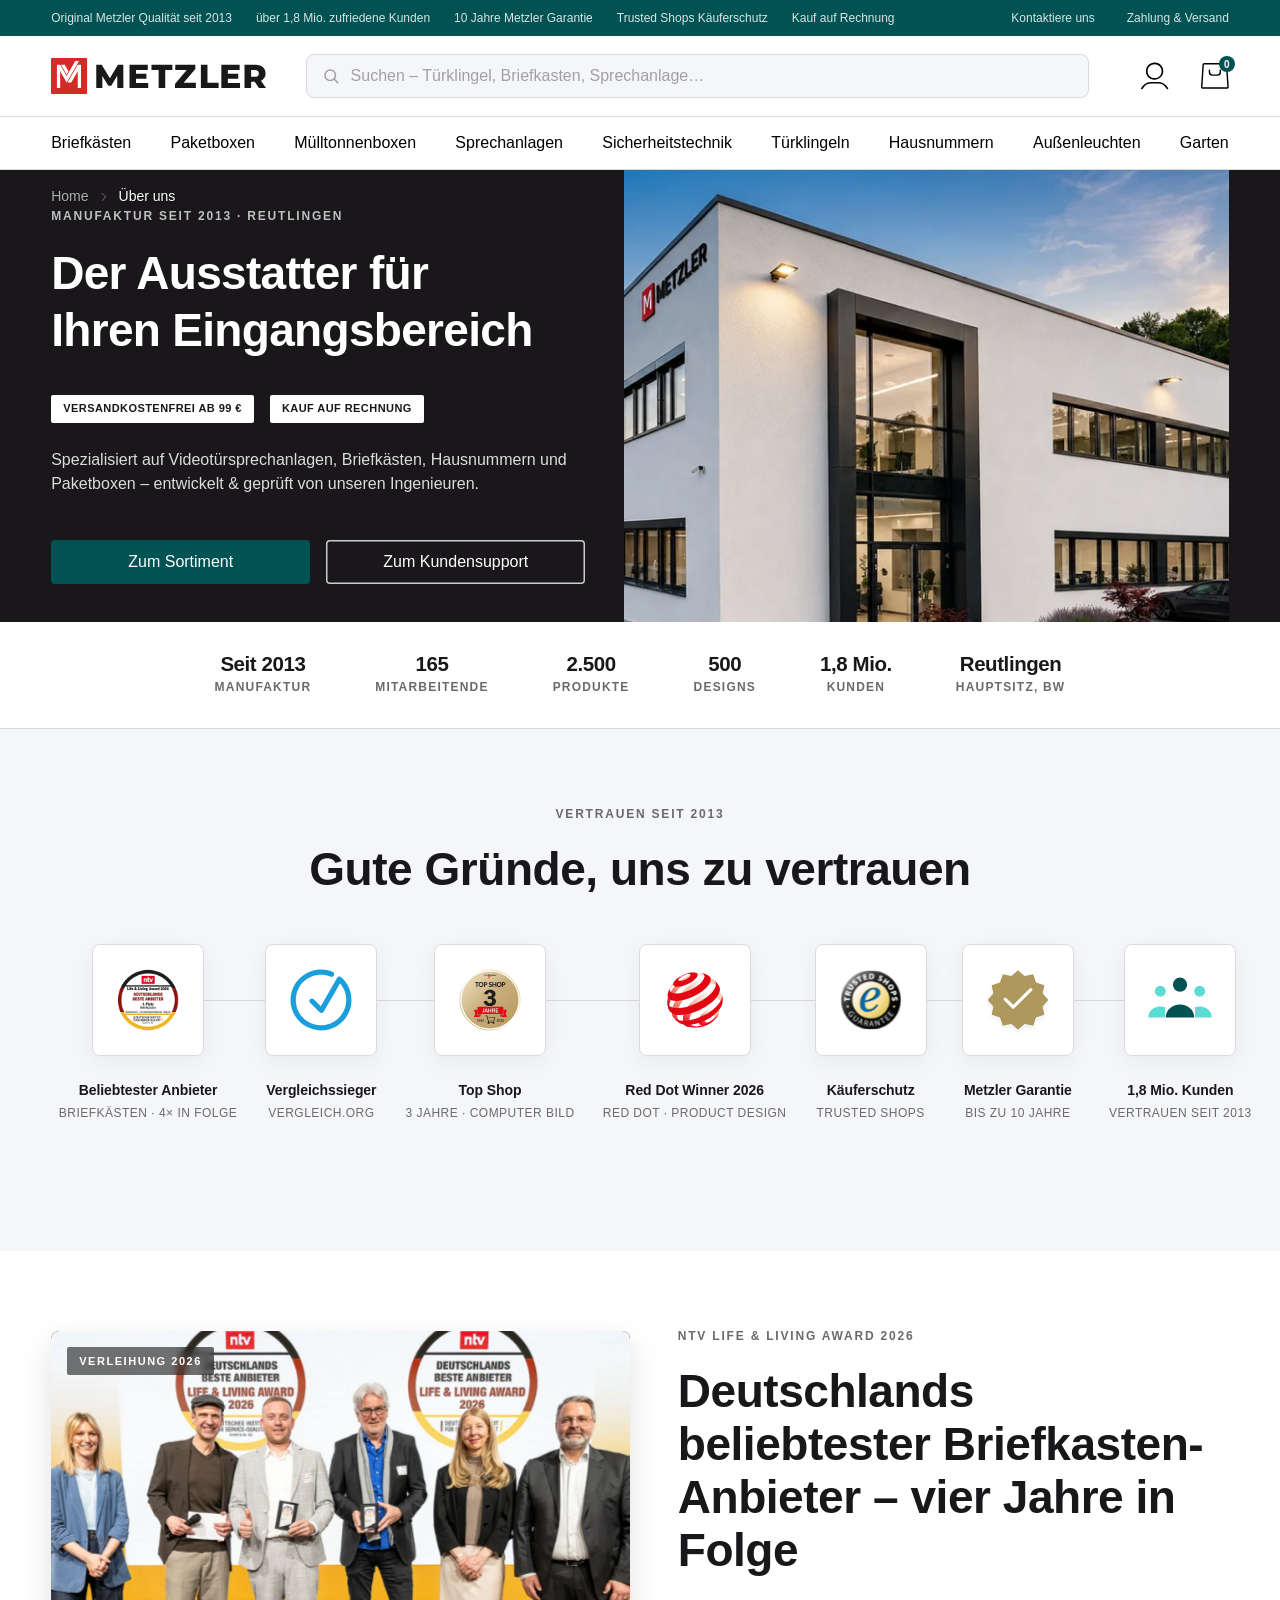
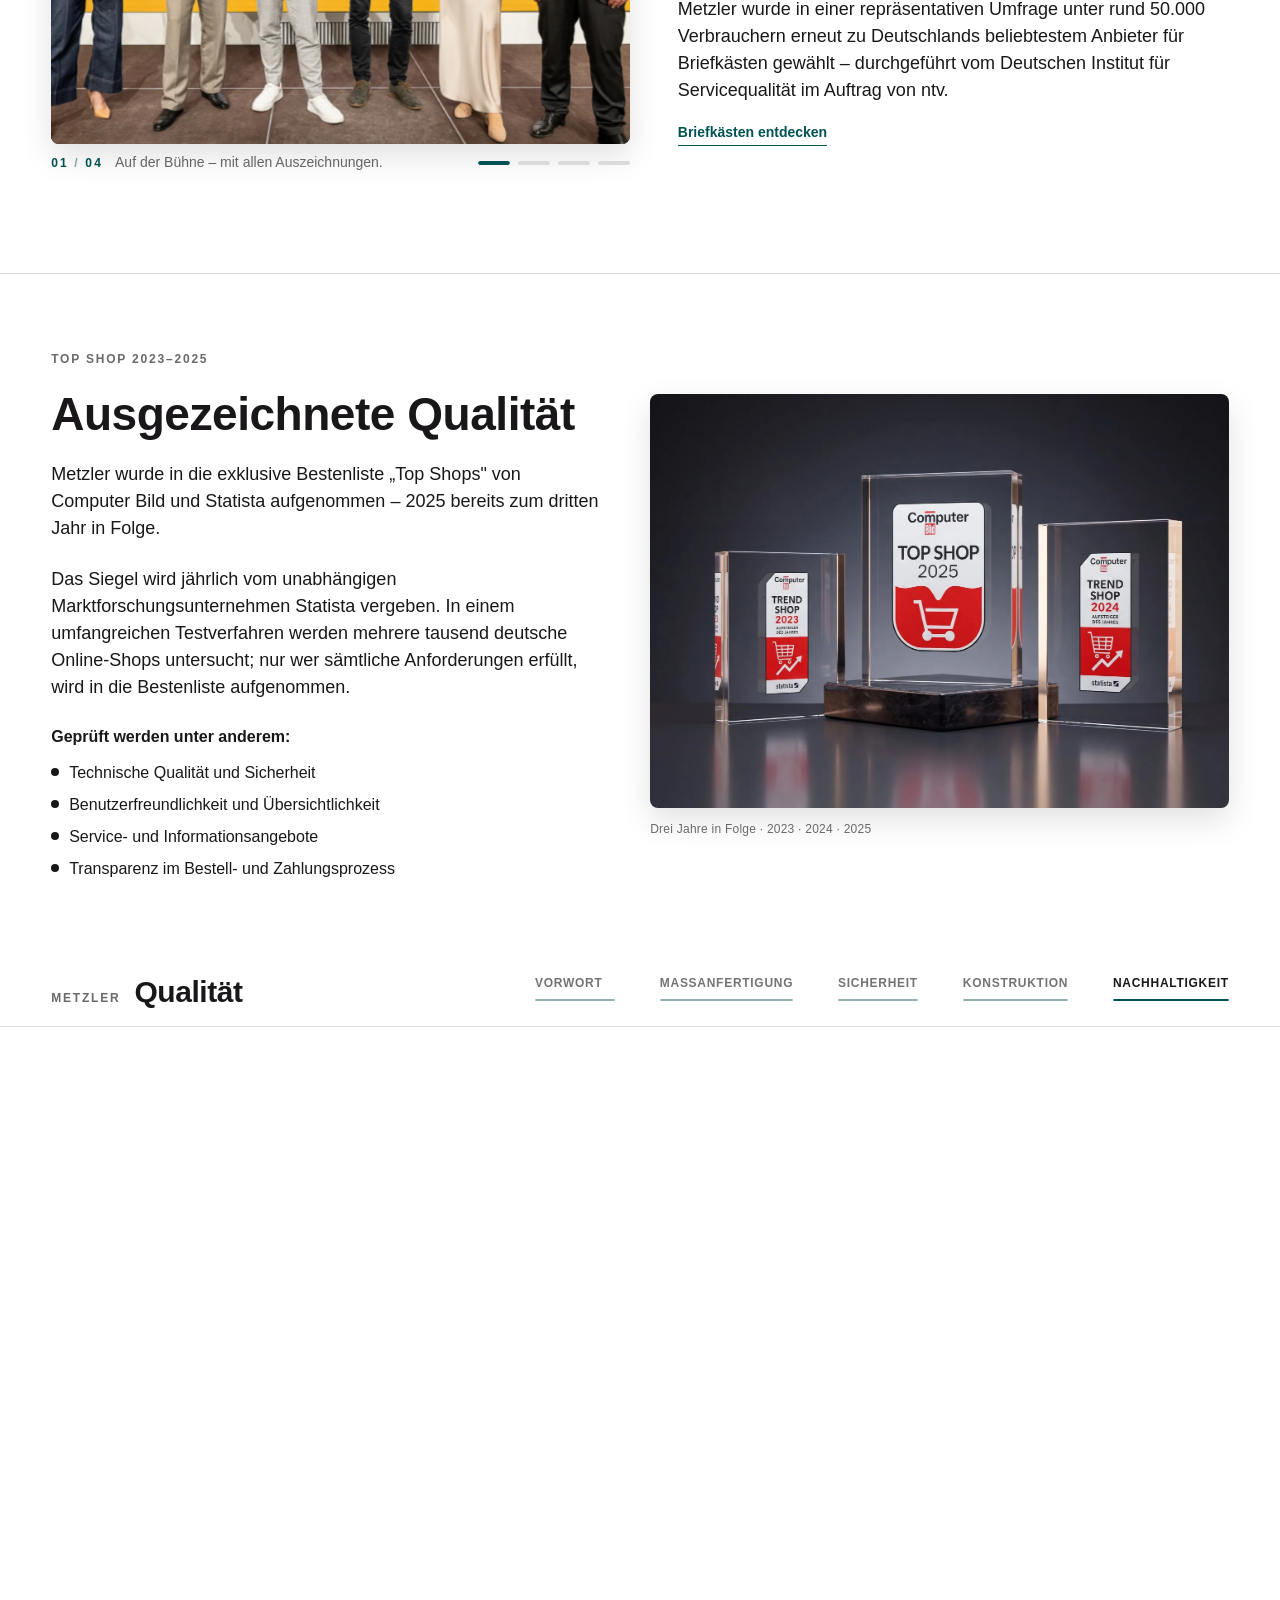
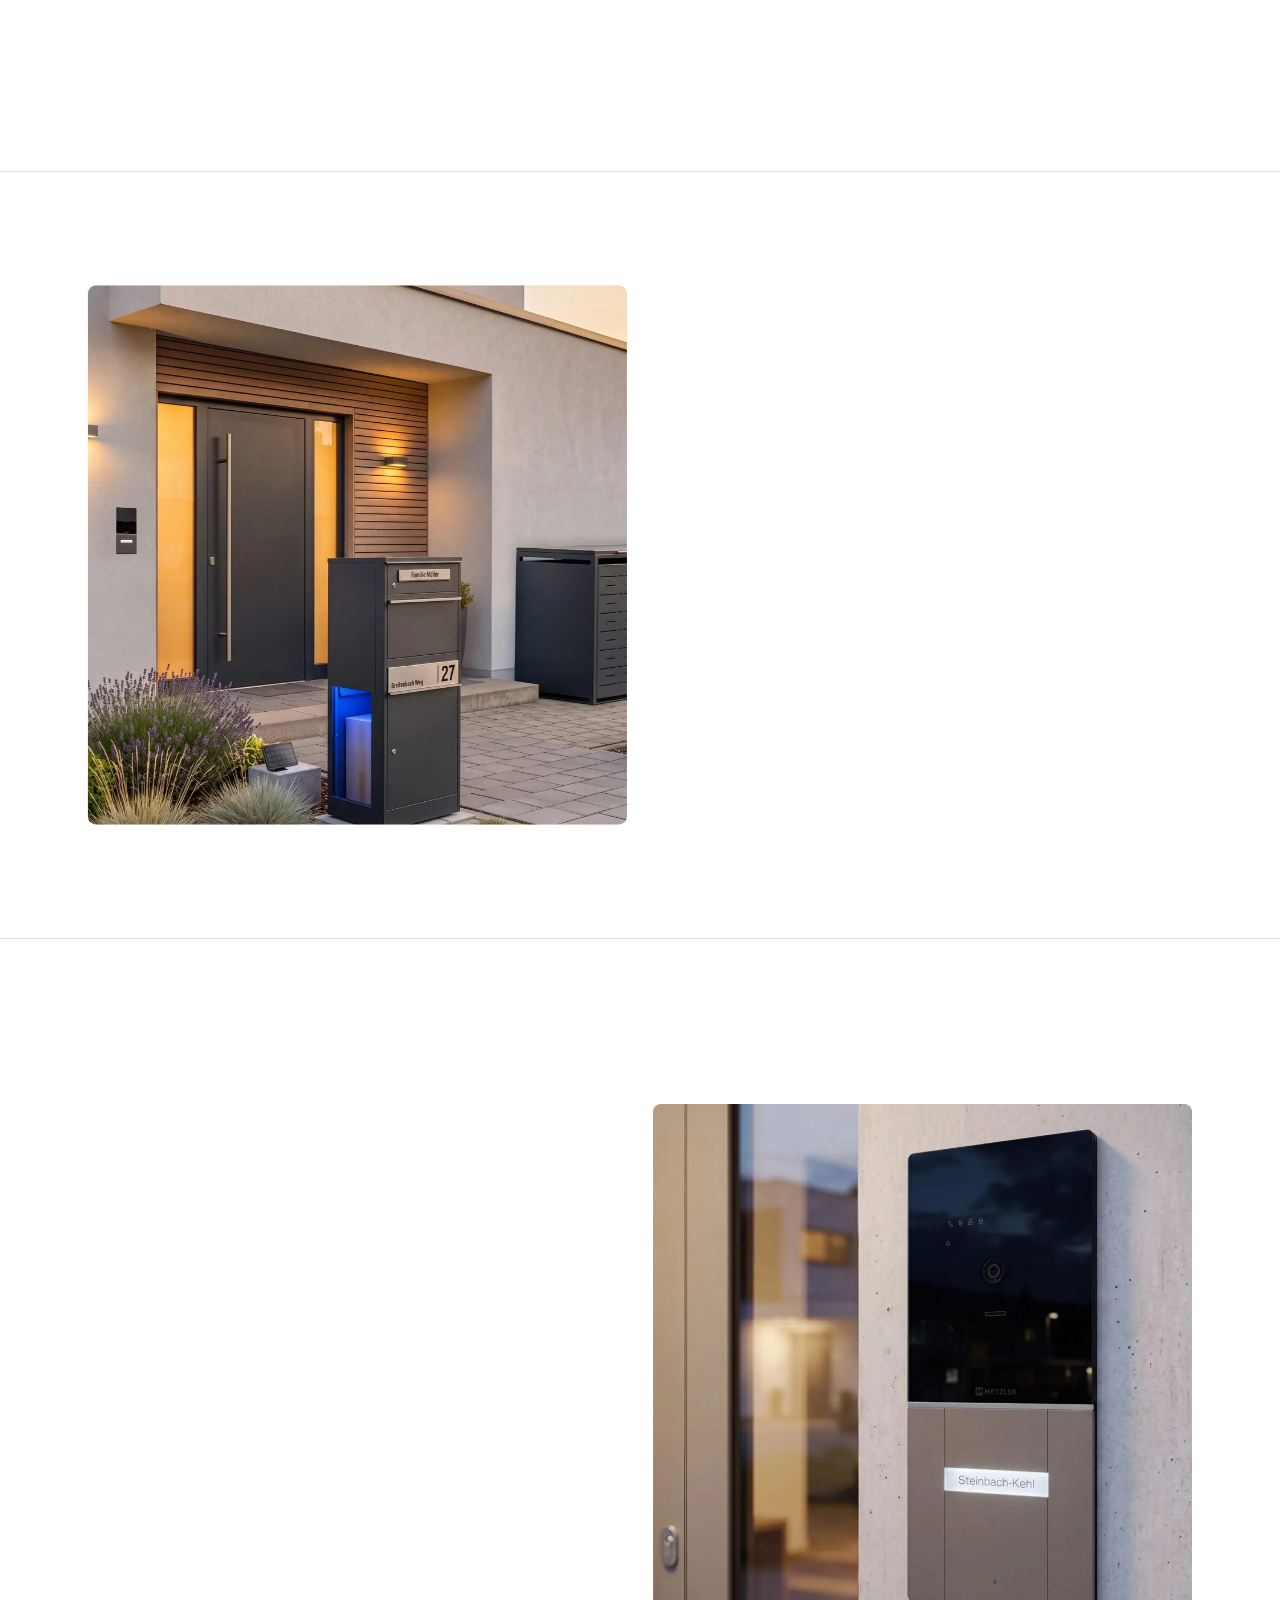
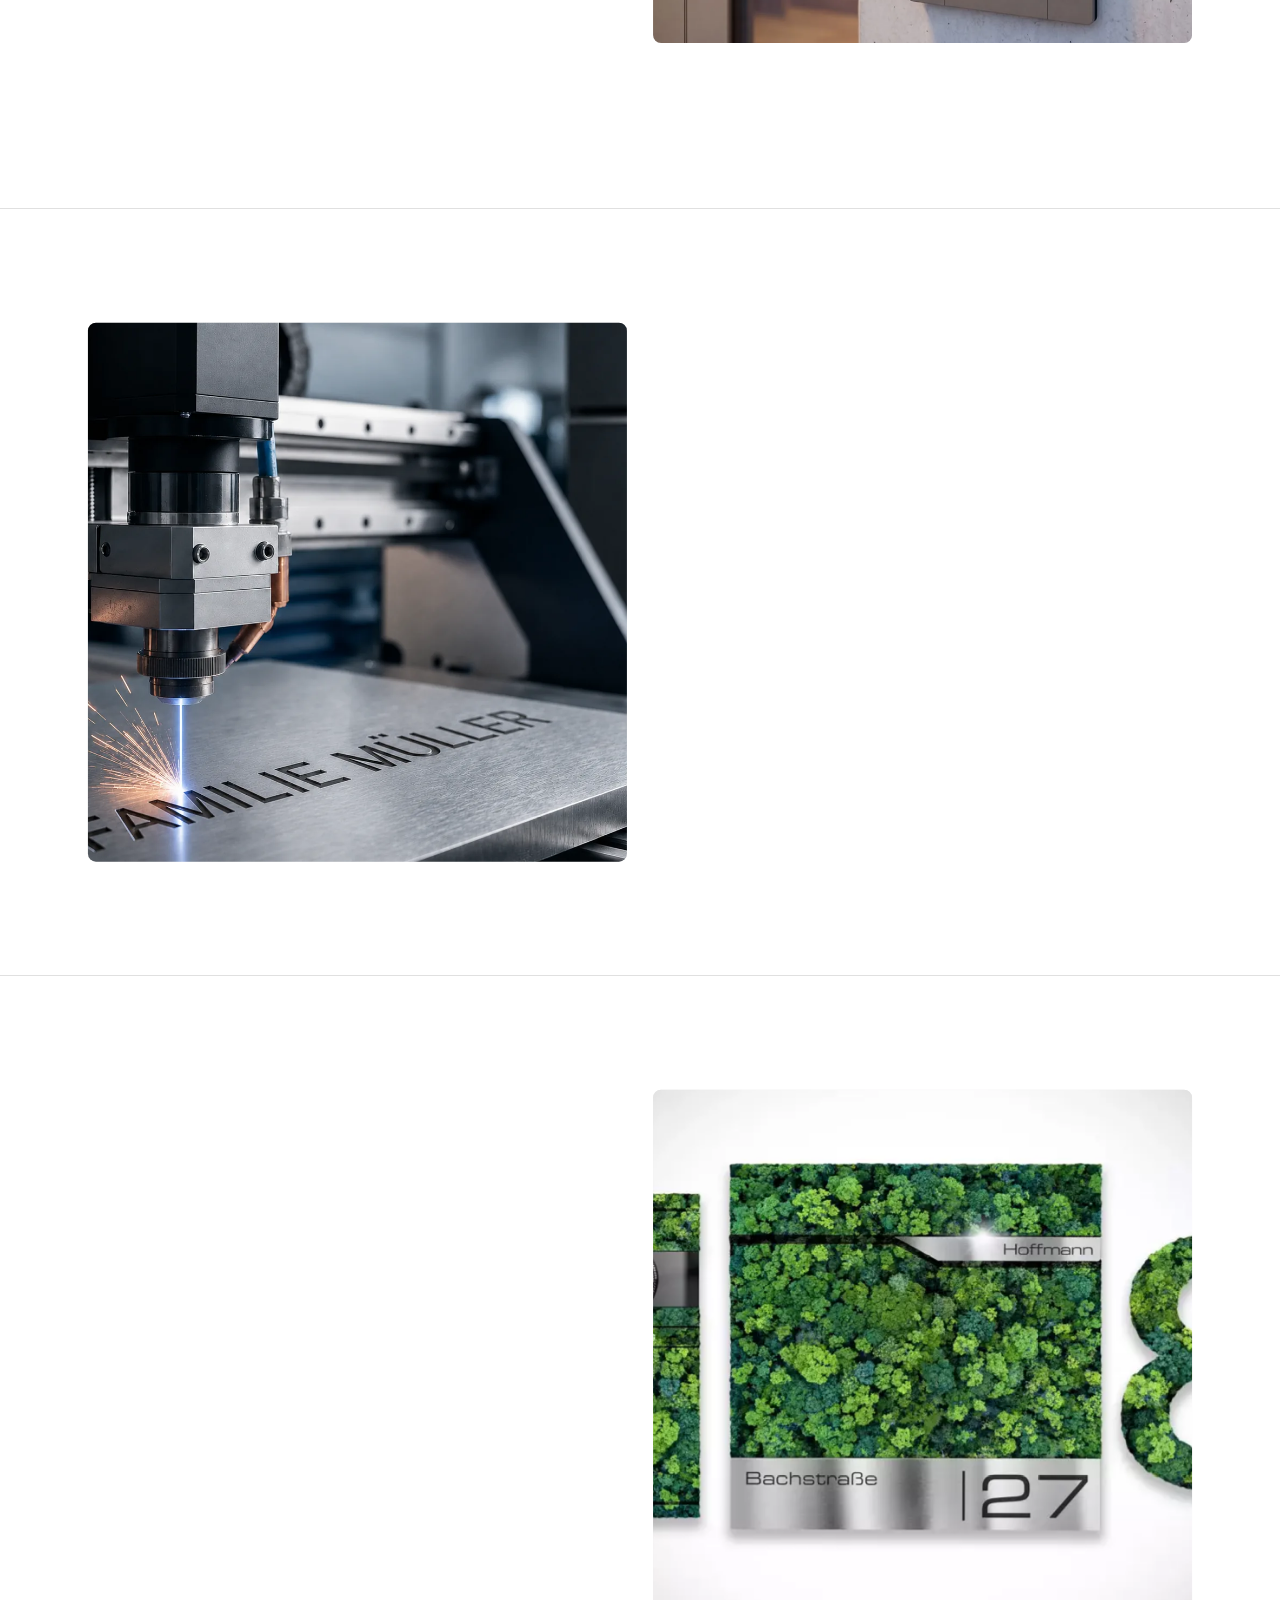
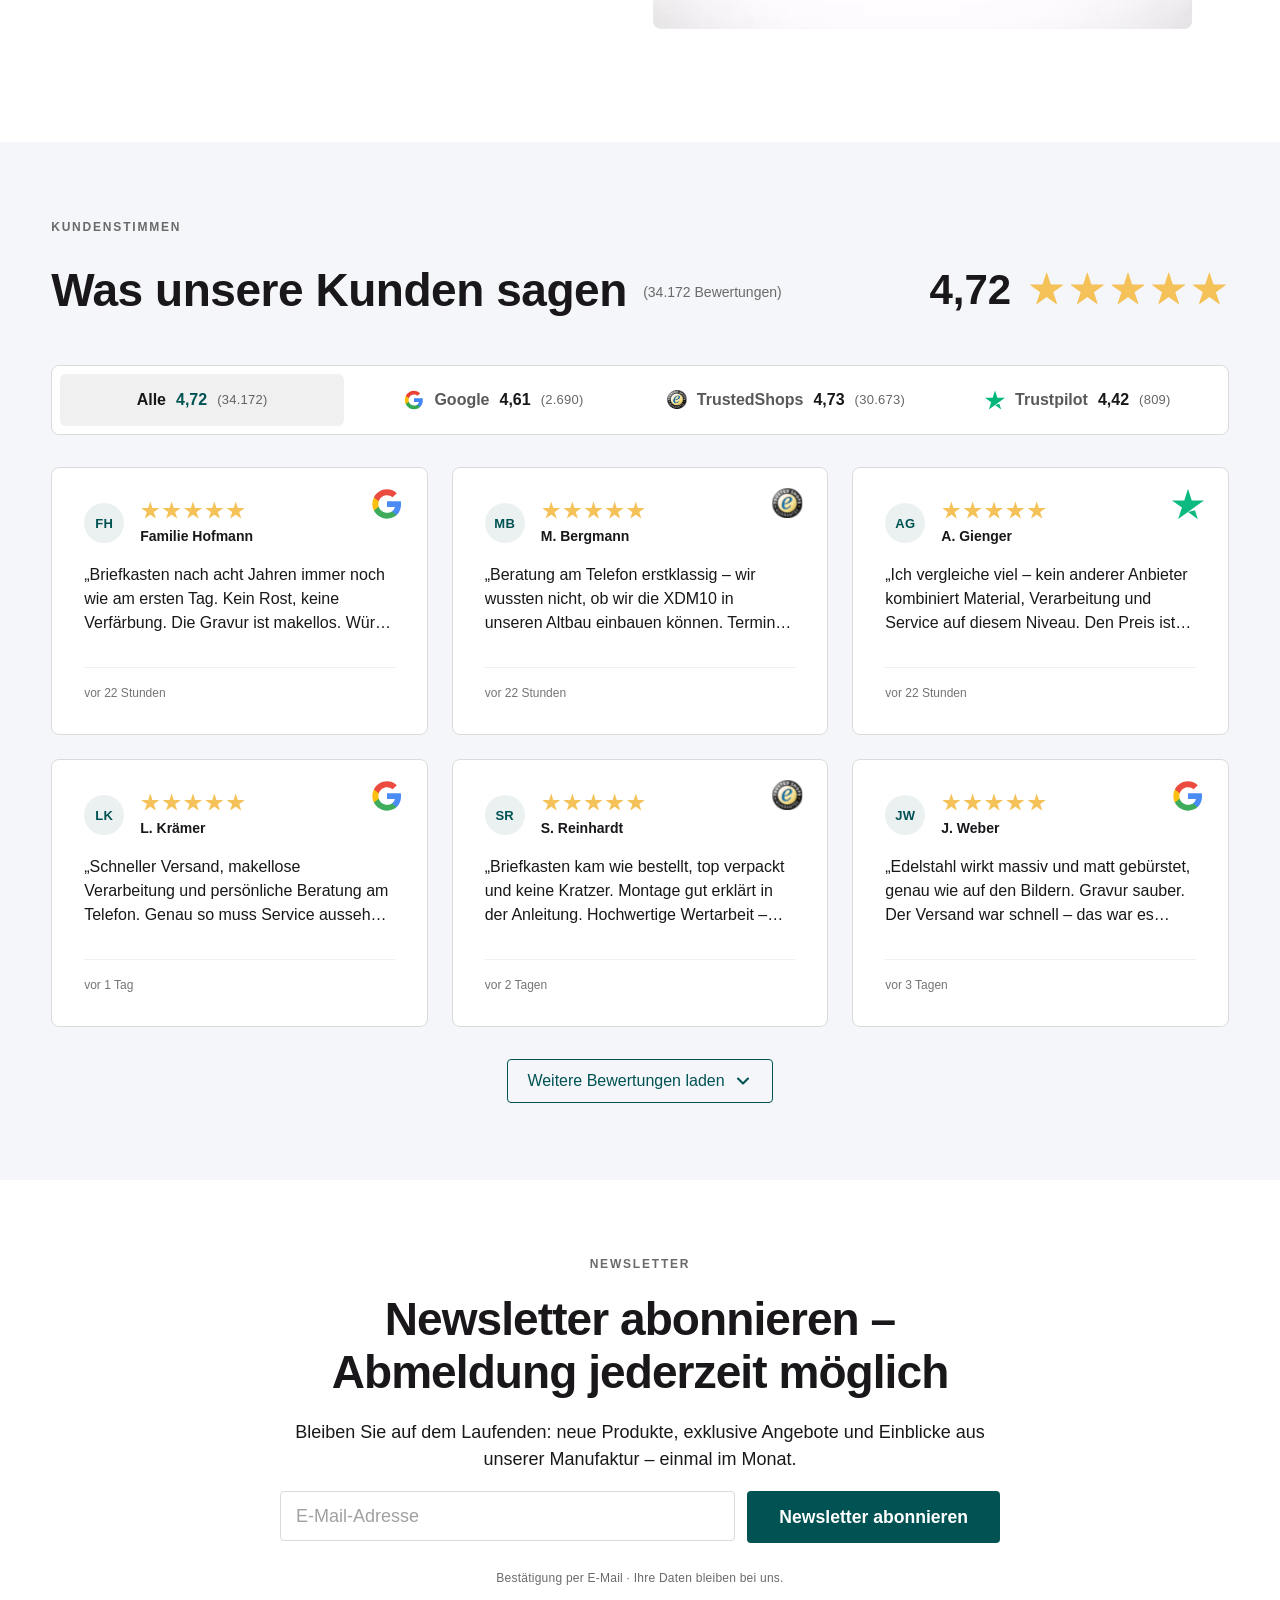
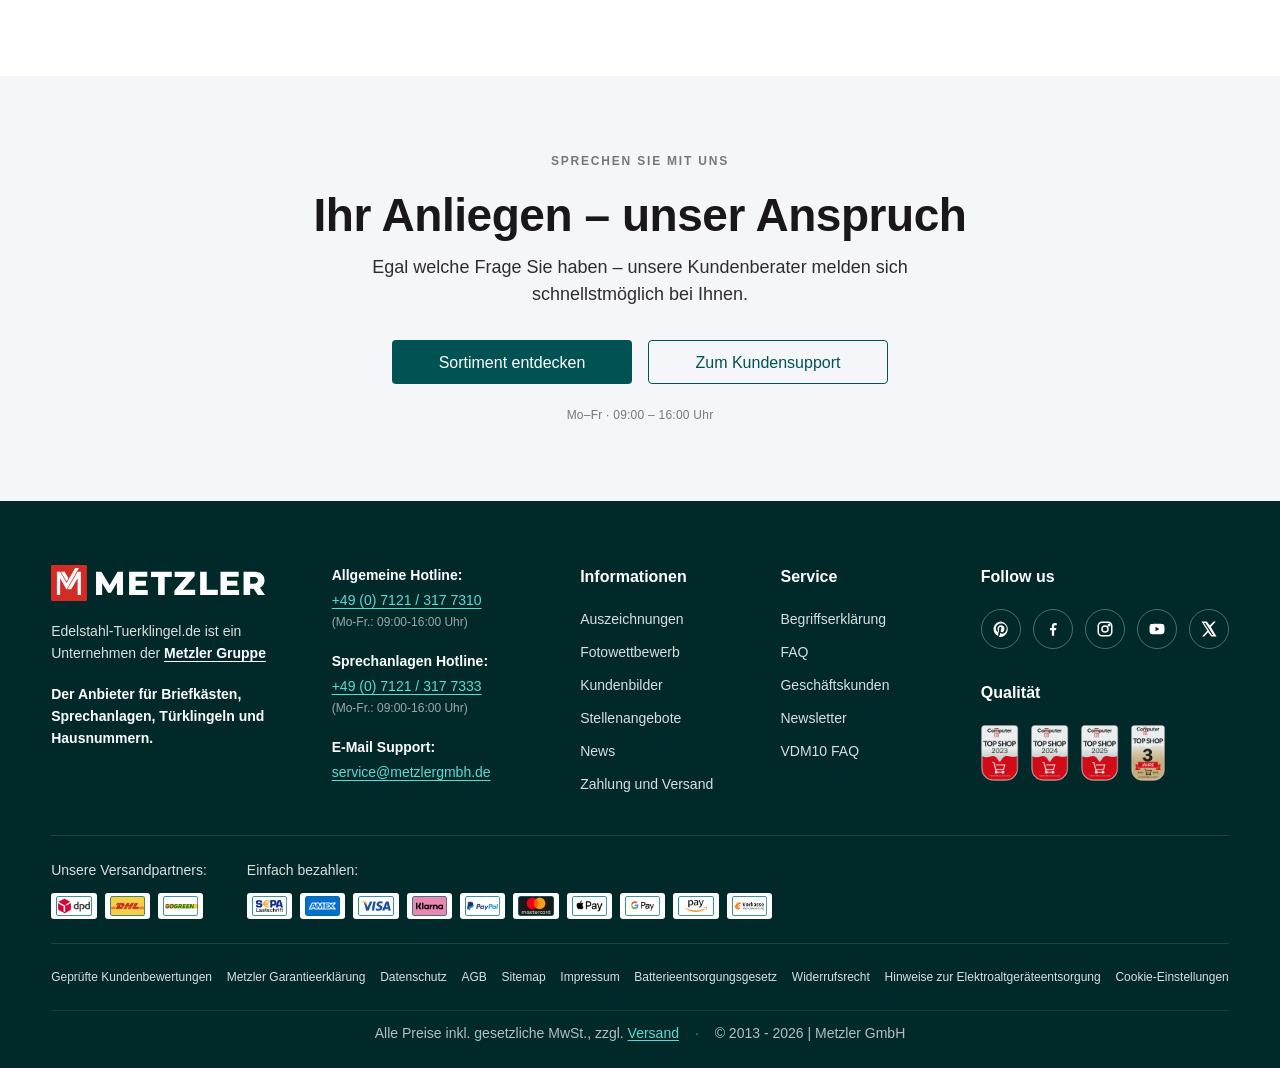
<file: index.html>
<!DOCTYPE html>
<html lang="de">
<head>
<meta charset="UTF-8" />
<meta name="viewport" content="width=device-width, initial-scale=1" />
<title>Über uns – Metzler | Edelstahl-Türklingeln, Sprechanlagen & Briefkästen seit 2013</title>
<meta name="description" content="Reutlingen, seit 2013. Edelstahl-Türklingeln, Sprechanlagen, Briefkästen und Hausnummern für den modernen Eingangsbereich – in Deutschland entwickelt und geprüft." />

<!-- Keep this prototype OUT of search results. Search crawlers honour noindex;
     social link-preview bots (Slack, Teams, LinkedIn, X, iMessage, Discord,
     facebookexternalhit) ignore it, so unfurl cards below keep working. -->
<meta name="robots" content="noindex, follow" />

<!-- Open Graph — Teams, LinkedIn, Slack, iMessage, Facebook, portfolio -->
<meta property="og:type" content="website" />
<meta property="og:site_name" content="Metzler" />
<meta property="og:locale" content="de_DE" />
<meta property="og:url" content="https://sabavafa.github.io/metzler-about-us/" />
<meta property="og:title" content="Über uns – Metzler" />
<meta property="og:description" content="Reutlingen, seit 2013. Edelstahl-Türklingeln, Sprechanlagen, Briefkästen und Hausnummern für den modernen Eingangsbereich – in Deutschland entwickelt und geprüft." />
<meta property="og:image" content="https://sabavafa.github.io/metzler-about-us/og-image.jpg" />
<meta property="og:image:type" content="image/jpeg" />
<meta property="og:image:width" content="1200" />
<meta property="og:image:height" content="630" />
<meta property="og:image:alt" content="Metzler Hauptsitz in Reutlingen" />

<!-- Twitter / X -->
<meta name="twitter:card" content="summary_large_image" />
<meta name="twitter:title" content="Über uns – Metzler" />
<meta name="twitter:description" content="Reutlingen, seit 2013. Edelstahl-Türklingeln, Sprechanlagen, Briefkästen und Hausnummern für den modernen Eingangsbereich." />
<meta name="twitter:image" content="https://sabavafa.github.io/metzler-about-us/og-image.jpg" />
<meta name="twitter:image:alt" content="Metzler Hauptsitz in Reutlingen" />

<link rel="icon" type="image/svg+xml" href="favicon.svg" />
<link rel="stylesheet" href="styles-v2.css?v=12" />
<link rel="stylesheet" href="style.css?v=12" />
</head>
<body>

<!-- ===== SVG ICON SPRITE ===== -->
<svg width="0" height="0" style="position:absolute" aria-hidden="true">
  <defs>
    <symbol id="i-search" viewBox="0 0 24 24" fill="none" stroke="currentColor" stroke-width="2" stroke-linecap="round" stroke-linejoin="round">
      <circle cx="11" cy="11" r="7"/><path d="M21 21l-4.3-4.3"/>
    </symbol>
    <symbol id="i-search-m" viewBox="0 0 19 20" fill="currentColor">
      <path d="M16.625 8.86618C16.6247 4.81893 13.2882 1.49999 9.125 1.49999C4.96183 1.49999 1.62525 4.81893 1.625 8.86618C1.625 12.9136 4.96168 16.2333 9.125 16.2333V17.7333L8.66211 17.7216C3.90667 17.4843 0.125 13.6101 0.125 8.86618C0.125251 3.96948 4.15459 0 9.125 0C14.0954 0 18.1248 3.96948 18.125 8.86618C18.125 13.7631 14.0956 17.7333 9.125 17.7333V16.2333C13.2883 16.2333 16.625 12.9136 16.625 8.86618Z"/>
      <path d="M18.659 19.6237C18.3683 19.9188 17.8935 19.9222 17.5984 19.6316L13.4441 15.5398L14.4969 14.4704L18.6511 18.5632C18.9462 18.8539 18.9496 19.3287 18.659 19.6237Z"/>
    </symbol>
    <symbol id="i-menu-m" viewBox="0 0 21 17" fill="currentColor">
      <path d="M0 0.8C0 0.358172 0.358172 0 0.8 0H20.2C20.6418 0 21 0.358172 21 0.8C21 1.24183 20.6418 1.6 20.2 1.6H0.799999C0.358171 1.6 0 1.24183 0 0.8Z"/>
      <path d="M0 8.4C0 7.95817 0.358172 7.6 0.8 7.6H14.2C14.6418 7.6 15 7.95817 15 8.4C15 8.84183 14.6418 9.2 14.2 9.2H0.8C0.358172 9.2 0 8.84183 0 8.4Z"/>
      <path d="M0 16C0 15.5582 0.358172 15.2 0.8 15.2H20.2C20.6418 15.2 21 15.5582 21 16C21 16.4418 20.6418 16.8 20.2 16.8H0.799999C0.358171 16.8 0 16.4418 0 16Z"/>
    </symbol>
    <symbol id="i-user" viewBox="0 0 24 24" fill="none" stroke="currentColor" stroke-width="2" stroke-linecap="round" stroke-linejoin="round">
      <circle cx="12" cy="8" r="4"/><path d="M4 21c0-4.4 3.6-8 8-8s8 3.6 8 8"/>
    </symbol>
    <symbol id="i-heart" viewBox="0 0 24 24" fill="none" stroke="currentColor" stroke-width="2" stroke-linecap="round" stroke-linejoin="round">
      <path d="M20.8 4.6c-1.8-1.7-4.7-1.7-6.5 0L12 6.9 9.7 4.6c-1.8-1.7-4.7-1.7-6.5 0-1.8 1.8-1.8 4.7 0 6.5L12 20l8.8-8.9c1.8-1.8 1.8-4.7 0-6.5z"/>
    </symbol>
    <symbol id="i-cart" viewBox="0 0 24 24" fill="none" stroke="currentColor" stroke-width="2" stroke-linecap="round" stroke-linejoin="round">
      <circle cx="9" cy="20" r="1.5"/><circle cx="18" cy="20" r="1.5"/><path d="M3 4h2l2.6 11.6a2 2 0 002 1.4h7.4a2 2 0 002-1.4L21 7H6"/>
    </symbol>
    <symbol id="i-arrow-right" viewBox="0 0 24 24" fill="none" stroke="currentColor" stroke-width="2" stroke-linecap="round" stroke-linejoin="round">
      <path d="M5 12h14M13 5l7 7-7 7"/>
    </symbol>
    <symbol id="i-chevron-down" viewBox="0 0 24 24" fill="none" stroke="currentColor" stroke-width="2.5" stroke-linecap="round" stroke-linejoin="round">
      <path d="M6 9l6 6 6-6"/>
    </symbol>
    <symbol id="i-chevron-right" viewBox="0 0 24 24" fill="none" stroke="currentColor" stroke-width="1.5" stroke-linecap="round" stroke-linejoin="round">
      <path d="M9 6l6 6-6 6"/>
    </symbol>
    <symbol id="i-instagram" viewBox="0 0 24 24" fill="none" stroke="currentColor" stroke-width="2" stroke-linecap="round" stroke-linejoin="round">
      <rect x="3" y="3" width="18" height="18" rx="5"/><circle cx="12" cy="12" r="4"/><circle cx="17.5" cy="6.5" r="1" fill="currentColor"/>
    </symbol>
    <symbol id="i-facebook" viewBox="0 0 24 24" fill="currentColor">
      <path d="M13.5 21v-7.5h2.5l.5-3h-3V8.5c0-.9.3-1.5 1.5-1.5H17V4.2c-.5-.1-1.5-.2-2.5-.2-2.4 0-4 1.4-4 4v2.5H8v3h2.5V21h3z"/>
    </symbol>
    <symbol id="i-youtube" viewBox="0 0 24 24" fill="currentColor">
      <path d="M21.6 7.2c-.2-.9-.9-1.6-1.8-1.8C18.2 5 12 5 12 5s-6.2 0-7.8.4c-.9.2-1.6.9-1.8 1.8C2 8.8 2 12 2 12s0 3.2.4 4.8c.2.9.9 1.6 1.8 1.8 1.6.4 7.8.4 7.8.4s6.2 0 7.8-.4c.9-.2 1.6-.9 1.8-1.8.4-1.6.4-4.8.4-4.8s0-3.2-.4-4.8zM10 15V9l5.2 3-5.2 3z"/>
    </symbol>
    <symbol id="i-pinterest" viewBox="0 0 24 24" fill="currentColor">
      <path d="M12 2a10 10 0 00-3.6 19.3c-.1-.8-.2-2 0-2.9.2-.8 1.2-5 1.2-5s-.3-.6-.3-1.5c0-1.4.8-2.5 1.9-2.5.9 0 1.3.7 1.3 1.5 0 .9-.6 2.2-.9 3.5-.2 1 .5 1.9 1.6 1.9 1.9 0 3.4-2 3.4-5 0-2.6-1.9-4.4-4.5-4.4-3.1 0-4.9 2.3-4.9 4.7 0 .9.4 1.9.8 2.5.1.1.1.2.1.3l-.3 1.2c-.1.2-.2.3-.4.2-1.4-.7-2.3-2.7-2.3-4.4 0-3.6 2.6-6.9 7.5-6.9 3.9 0 7 2.8 7 6.6 0 3.9-2.5 7.1-5.9 7.1-1.2 0-2.3-.6-2.6-1.3l-.7 2.7c-.3 1-1 2.3-1.4 3.1A10 10 0 1012 2z"/>
    </symbol>
    <symbol id="i-x" viewBox="0 0 24 24" fill="currentColor">
      <path d="M18.244 2H21l-6.54 7.47L22 22h-6.86l-4.39-5.74L5.6 22H2.84l7.01-8.01L2 2h7.04l3.97 5.25L18.244 2zm-2.4 18h1.79L7.24 4H5.34l10.5 16z"/>
    </symbol>
  </defs>
</svg>

<!-- ===== TOPBAR ===== -->
<div class="topbar">
  <div class="container topbar__inner">
    <ul class="topbar__claims">
      <li>Original Metzler Qualität seit 2013</li>
      <li>über 1,8 Mio. zufriedene Kunden</li>
      <li><a href="https://edelstahl-tuerklingel.de/metzler-garantieerklaerung">10 Jahre Metzler Garantie</a></li>
      <li>Trusted Shops Käuferschutz</li>
      <li>Kauf auf Rechnung</li>
    </ul>
    <div class="topbar__links">
      <a href="#">Kontaktiere uns</a>
      <a href="#">Zahlung &amp; Versand</a>
    </div>
  </div>
</div>

<!-- ===== HEADER ===== -->
<header class="header">
  <div class="container">
    <div class="header__main">
      <div class="header__left-actions">
        <button class="header__burger" id="navBurger" data-nav-toggle aria-label="Menü öffnen" aria-expanded="false" aria-controls="mobileNav">
          <svg><use href="#i-menu-m"/></svg>
        </button>
        <button class="header__search-icon" id="searchIcon" aria-label="Suchen" type="button">
          <svg><use href="#i-search-m"/></svg>
        </button>
      </div>
      <a href="#" class="header__logo" aria-label="Metzler Startseite">
        <img src="Logo/Metzler_Logo-rot-schwarz.svg" alt="Metzler" />
      </a>
      <button class="header__kategorien" type="button" data-nav-toggle aria-controls="mobileNav" aria-expanded="false" aria-label="Kategorien">
        <img class="header__kategorien-icon" src="ICONS/menu.svg" alt="" aria-hidden="true" />
        <span class="header__kategorien-label">Kategorien</span>
      </button>
      <div class="header__search">
        <svg><use href="#i-search"/></svg>
        <input type="search" aria-label="Suchen" placeholder="Suchen – Türklingel, Briefkasten, Sprechanlage…" />
      </div>
      <div class="header__icons">
        <a class="icon-btn" href="#" aria-label="Mein Konto"><img src="ICONS/profile.svg" alt="" /></a>
        <a class="icon-btn" href="#" aria-label="Warenkorb"><img src="ICONS/cart.svg" alt="" /><span class="badge">0</span></a>
      </div>
    </div>
  </div>
  <nav class="header__nav" aria-label="Hauptnavigation">
    <div class="container">
      <button class="header__nav-all" type="button" data-nav-toggle aria-controls="mobileNav" aria-expanded="false" aria-label="Alle Kategorien">
        <img class="header__nav-all-icon" src="ICONS/menu.svg" alt="" aria-hidden="true" />
        <span class="header__nav-all-label">Alle</span>
      </button>
      <ul>
        <li><a href="#">Briefkästen</a></li>
        <li><a href="#">Paketboxen</a></li>
        <li><a href="#">Mülltonnenboxen</a></li>
        <li><a href="#">Sprechanlagen</a></li>
        <li><a href="#">Sicherheitstechnik</a></li>
        <li><a href="#">Türklingeln</a></li>
        <li><a href="#">Hausnummern</a></li>
        <li><a href="#">Außenleuchten</a></li>
        <li><a href="#">Garten</a></li>
      </ul>
    </div>
  </nav>
</header>

<!-- ===== MOBILE SLIDE-IN NAV ===== -->
<div class="mobile-nav" id="mobileNav" aria-hidden="true">
  <div class="mobile-nav__backdrop" data-close></div>
  <aside class="mobile-nav__panel" role="dialog" aria-label="Mobile Navigation">
    <div class="mobile-nav__head">
      <img src="Logo/Metzler_Logo-rot-schwarz.svg" alt="Metzler" />
      <button class="mobile-nav__close" data-close aria-label="Menü schließen">×</button>
    </div>
    <nav>
      <ul>
        <li><a href="#">Briefkästen</a></li>
        <li><a href="#">Paketboxen</a></li>
        <li><a href="#">Mülltonnenboxen</a></li>
        <li><a href="#">Sprechanlagen</a></li>
        <li><a href="#">Sicherheitstechnik</a></li>
        <li><a href="#">Türklingeln</a></li>
        <li><a href="#">Hausnummern</a></li>
        <li><a href="#">Außenleuchten</a></li>
        <li><a href="#">Garten</a></li>
      </ul>
    </nav>
  </aside>
</div>

<!-- ===== STICKY MOBILE ACTION BAR ===== -->
<div class="mobile-bar" aria-label="Schnellzugriff">
  <a href="#search" class="mobile-bar__action" aria-label="Suchen">
    <svg><use href="#i-search"/></svg>
    <span>Suchen</span>
  </a>
  <a href="tel:+4971213177310" class="mobile-bar__action mobile-bar__action--accent" aria-label="Hotline anrufen">
    <svg viewBox="0 0 24 24" fill="none" stroke="currentColor" stroke-width="2" stroke-linecap="round" stroke-linejoin="round"><path d="M22 16.92v3a2 2 0 01-2.18 2 19.79 19.79 0 01-8.63-3.07 19.5 19.5 0 01-6-6 19.79 19.79 0 01-3.07-8.67A2 2 0 014.11 2h3a2 2 0 012 1.72c.13.96.37 1.9.72 2.81a2 2 0 01-.45 2.11L8.09 9.91a16 16 0 006 6l1.27-1.27a2 2 0 012.11-.45c.91.35 1.85.59 2.81.72A2 2 0 0122 16.92z"/></svg>
    <span>Beratung</span>
  </a>
  <a href="#cart" class="mobile-bar__action" aria-label="Warenkorb">
    <img src="ICONS/cart.svg" alt="" />
    <span>Warenkorb</span>
  </a>
</div>

<!-- ===== ABOUT PAGE MAIN ===== -->
<main class="about">

  <!-- SECTION 1 - HERO (2-column split: solid dark copy / building image) -->
  <section class="about-hero" aria-label="Metzler Hauptsitz in Reutlingen – der Ausstatter für den modernen Eingang">
    <!-- ===== BREADCRUMB (inside the dark hero band) ===== -->
    <nav class="crumb" aria-label="Breadcrumb">
      <div class="container">
        <ol>
          <li><a href="#">Home</a></li>
          <li aria-hidden="true"><svg><use href="#i-chevron-right"/></svg></li>
          <li><span aria-current="page">Über uns</span></li>
        </ol>
      </div>
    </nav>
    <div class="about-hero__primary container">
      <div class="about-hero__copy-col">
        <div class="about-hero__copy">
          <p class="about-hero__kicker">Manufaktur seit 2013 · Reutlingen</p>
          <h1><span>Der Ausstatter für</span><span>Ihren Eingangsbereich</span></h1>
          <div class="hero-banner__chips about-hero__chips">
            <span class="hero-chip">
              <span class="hero-chip__pre">VERSANDKOSTENFREI AB 99 €</span>
            </span>
            <span class="hero-chip">
              <span class="hero-chip__pre">KAUF AUF RECHNUNG</span>
            </span>
          </div>
          <p class="about-hero__sub">Spezialisiert auf Videotürsprechanlagen, Briefkästen, Hausnummern und Paketboxen – entwickelt &amp; geprüft von unseren Ingenieuren.</p>
          <div class="about-hero__ctas">
            <a href="#" class="btn btn-primary hero-banner__cta">Zum Sortiment</a>
            <a href="/kontakt" class="btn hero-banner__cta hero-banner__cta--secondary">Zum Kundensupport</a>
          </div>
        </div>
      </div>
      <div class="about-hero__photo-col">
        <img class="about-hero__photo" src="Banner/office.webp" fetchpriority="high" alt="Metzler Hauptsitz in Reutlingen" />
      </div>
    </div>
  </section>

  <!-- TRUST STRIP BELOW HERO -->
  <div class="about-truststrip">
    <div class="strip-viewport">
      <button class="strip-arrow strip-arrow--prev" type="button" data-strip-scroll="prev" aria-label="Zurück"><svg><use href="#i-chevron-right"/></svg></button>
      <div class="container about-truststrip__inner">
        <div class="about-truststrip__stat"><b>Seit&nbsp;2013</b><span>Manufaktur</span></div>
        <div class="about-truststrip__stat"><b>165</b><span>Mitarbeitende</span></div>
        <div class="about-truststrip__stat"><b>2.500</b><span>Produkte</span></div>
        <div class="about-truststrip__stat"><b>500</b><span>Designs</span></div>
        <div class="about-truststrip__stat"><b>1,8&nbsp;Mio.</b><span>Kunden</span></div>
        <div class="about-truststrip__stat"><b>Reutlingen</b><span>Hauptsitz, BW</span></div>
      </div>
      <button class="strip-arrow strip-arrow--next" type="button" data-strip-scroll="next" aria-label="Weiter"><svg><use href="#i-chevron-right"/></svg></button>
    </div>
  </div>

  <!-- SECTION TRUST BAR – progressive-disclosure timeline of awards & proof -->
  <section class="trustbar section" aria-label="Auszeichnungen und Vertrauen">
    <div class="container">
      <header class="trustbar__head">
        <p class="eyebrow">Vertrauen seit 2013</p>
        <h2 class="section-title">Gute Gründe, <i>uns zu vertrauen</i></h2>
      </header>

      <div class="strip-viewport trustbar__viewport">
      <button class="strip-arrow strip-arrow--prev" type="button" data-strip-scroll="prev" aria-label="Zurück"><svg><use href="#i-chevron-right"/></svg></button>
      <ul class="trustbar__rail" role="list">

        <li class="trustbar__item trustbar__item--link" tabindex="0" role="link" data-scroll="#ausgezeichnet" aria-label="Beliebtester Anbieter – zur ntv-Auszeichnung">
          <div class="trustbar__icon">
            <div class="trustbar__face trustbar__face--front">
              <img src="Trust%20badges/NTV.svg" alt="NTV Auszeichnung"  loading="lazy" />
            </div>
            <div class="trustbar__face trustbar__face--back">
              <strong>ntv Life &amp; Living Award</strong>
              <span>DISQ-Umfrage · rund 50.000 Befragte</span>
            </div>
          </div>
          <span class="trustbar__node" aria-hidden="true"></span>
          <h3 class="trustbar__title">Beliebtester Anbieter</h3>
          <p class="trustbar__sub">Briefkästen · 4× in Folge</p>
          <span class="trustbar__cue-text">Zur Auszeichnung <svg viewBox="0 0 24 24" fill="none" stroke="currentColor" stroke-width="2" stroke-linecap="round" stroke-linejoin="round" aria-hidden="true"><path d="M5 12h14M13 5l7 7-7 7"/></svg></span>
        </li>

        <li class="trustbar__item" tabindex="0">
          <div class="trustbar__icon">
            <div class="trustbar__face trustbar__face--front">
              <img src="Trust%20badges/Vergleich3.svg" alt="Vergleich.org Vergleichssieger"  loading="lazy" />
            </div>
            <div class="trustbar__face trustbar__face--back">
              <strong>Edelstahl-Briefkasten-Vergleich</strong>
              <span>SEHR GUT · 2024</span>
            </div>
          </div>
          <span class="trustbar__node" aria-hidden="true"></span>
          <h3 class="trustbar__title">Vergleichssieger</h3>
          <p class="trustbar__sub">Vergleich.org</p>
        </li>

        <li class="trustbar__item trustbar__item--link" tabindex="0" role="link" data-scroll="#topshop" aria-label="Top Shop – zur Computer BILD Auszeichnung">
          <div class="trustbar__icon">
            <div class="trustbar__face trustbar__face--front">
              <svg width="64" height="64" viewBox="0 0 64 64" fill="none" xmlns="http://www.w3.org/2000/svg" role="img" aria-label="Computer BILD Top Shop – 3 Jahre in Folge">
<g clip-path="url(#clip0_4786_3394)">
<path d="M32.0002 62.0802C48.6129 62.0802 62.0802 48.6129 62.0802 32.0002C62.0802 15.3874 48.6129 1.92017 32.0002 1.92017C15.3874 1.92017 1.92017 15.3874 1.92017 32.0002C1.92017 48.6129 15.3874 62.0802 32.0002 62.0802Z" stroke="url(#paint0_linear_4786_3394)" stroke-width="0.768"/>
<path d="M31.9999 60.7999C47.9058 60.7999 60.7999 47.9058 60.7999 31.9999C60.7999 16.0941 47.9058 3.19995 31.9999 3.19995C16.0941 3.19995 3.19995 16.0941 3.19995 31.9999C3.19995 47.9058 16.0941 60.7999 31.9999 60.7999Z" stroke="white" stroke-width="0.512"/>
<path d="M32.0002 60.4162C47.694 60.4162 60.4162 47.694 60.4162 32.0002C60.4162 16.3065 47.694 3.58423 32.0002 3.58423C16.3065 3.58423 3.58423 16.3065 3.58423 32.0002C3.58423 47.694 16.3065 60.4162 32.0002 60.4162Z" fill="url(#paint1_linear_4786_3394)"/>
<path d="M20.0058 46.5358L22.4043 48.5052V46.5358H20.0058ZM20.0058 46.5358L22.4043 48.5052V46.5358H20.0058ZM20.0058 46.5358L22.4043 48.5052V46.5358H20.0058ZM20.0058 46.5358L22.4043 48.5052V46.5358H20.0058ZM20.0058 46.5358L22.4043 48.5052V46.5358H20.0058ZM19.7057 41.5884V46.0145H22.7036V41.5884H19.7057ZM16 49.106H22.3138L19.1836 46.5358V41.8494H16L17.1633 45.3117L17.219 45.4777L17.1633 45.6438L16 49.106ZM20.0058 46.5358L22.4043 48.5052V46.5358H20.0058ZM20.0058 46.5358L22.4043 48.5052V46.5358H20.0058ZM20.0058 46.5358L22.4043 48.5052V46.5358H20.0058ZM20.0058 46.5358L22.4043 48.5052V46.5358H20.0058Z" fill="#E30917"/>
<path d="M19.7061 41.3281V41.8494H22.4433V46.0145H22.9654V41.3281H19.7061Z" fill="#D5B982"/>
<path d="M22.5393 41.3279L19.7061 39.0017V46.0143H22.6653V41.4314L22.5393 41.3279ZM20.0062 46.5356L22.4047 48.505V46.5356H20.0062Z" fill="#E30917"/>
<path d="M19.819 38.7568H19.7061V39.3392L22.1278 41.3278L22.4047 41.5549V46.0142H22.9268V41.3085L19.819 38.7568Z" fill="#D5B982"/>
<path d="M42.677 46.0142H45.2V42.24L42.677 46.0142ZM42.677 46.0142H45.2V42.24L42.677 46.0142ZM42.677 46.0142H45.2V42.24L42.677 46.0142ZM42.2407 41.5881V46.0142H45.2V41.5881H42.2407ZM42.5022 46.5355V48.5049L44.8999 46.5355H42.5022ZM42.5022 46.5355V48.5049L44.8999 46.5355H42.5022ZM47.7261 45.4775L47.7818 45.3114L48.9451 41.8492H45.7221V46.5355L42.5926 49.1058H48.9451L47.7818 45.6435L47.7261 45.4775ZM42.677 46.0142H45.2V42.24L42.677 46.0142ZM42.677 46.0142H45.2V42.24L42.677 46.0142ZM42.677 46.0142H45.2V42.24L42.677 46.0142Z" fill="#E30917"/>
<path d="M41.98 41.3279V46.0142H42.5021V41.8492H45.1999V41.3279H41.98Z" fill="#D5B982"/>
<path d="M42.502 48.505V46.5356H44.8997L42.502 48.505Z" fill="#E30917"/>
<path d="M45.2 39.0024V46.0142H42.2407V41.4314L42.3668 41.3279L45.2 39.0024Z" fill="#E30917"/>
<path d="M45.087 38.7568L41.98 41.3085V46.0142H42.5021V41.5549L42.7782 41.3278L45.1999 39.3392V38.7568H45.087Z" fill="#D5B982"/>
<path d="M45.2009 38.7568V42.2399L42.6779 46.0142H19.7061V38.7568H45.2009Z" fill="#E30917"/>
<path d="M26.1957 43.2278C26.1957 43.5978 26.1191 43.9206 25.9962 44.0905C25.7788 44.384 25.4903 44.5014 24.9675 44.5014C24.7091 44.5014 24.5676 44.4836 24.4028 44.4427V43.8735C24.6967 43.8912 24.7555 43.8966 24.8553 43.8966C25.102 43.8966 25.2962 43.8318 25.3844 43.7206C25.4493 43.6325 25.4725 43.492 25.4725 43.2278V40.5278H26.1957V43.2278Z" fill="white"/>
<path d="M29.1704 44.4427L28.8587 43.5097H27.3535L27.0418 44.4427H26.4424L27.7418 40.5278H28.6119L29.9292 44.4427H29.1712H29.1704ZM28.1007 41.1966L27.5306 42.9459H28.6707L28.1007 41.1966Z" fill="white"/>
<path d="M32.5506 44.4427V42.7405H31.0516V44.4427H30.3462V40.5278H31.0516V42.1366H32.5506V40.5278H33.256V44.4427H32.5506Z" fill="white"/>
<path d="M36.3765 44.4427L35.7654 42.8339H34.7723V44.4427H34.0669V40.5278H35.7662C36.2365 40.5278 36.5366 40.6159 36.7887 40.8329C37.0177 41.0322 37.1414 41.3202 37.1414 41.6778C37.1414 42.1829 36.9241 42.5057 36.436 42.7166L37.1236 44.4419H36.3772L36.3765 44.4427ZM35.6533 42.2709C36.1351 42.2709 36.4058 42.0539 36.4058 41.6662C36.4058 41.314 36.1413 41.0908 35.712 41.0908H34.7715V42.2709H35.6533Z" fill="white"/>
<path d="M37.7783 44.4427V40.5278H40.3006V41.1086H38.4837V42.1713H39.9417V42.7405H38.4837V43.8379H40.3238V44.4427H37.7783Z" fill="white"/>
<path d="M31.4678 28.242C32.4168 28.242 32.9861 28.0528 33.3898 27.6257C33.7216 27.2705 33.8879 26.8441 33.8879 26.3939C33.8879 25.2802 32.9861 24.4747 31.7524 24.4747C30.4476 24.4747 29.7592 25.0671 29.3322 26.4889L26.0574 25.9676C26.3892 24.7589 26.7218 24.1434 27.5045 23.385C28.667 22.2952 30.067 21.75 31.8947 21.75C35.2407 21.75 37.5186 23.48 37.5186 25.9915C37.5186 27.7215 36.6167 28.8823 34.8138 29.5217C35.8108 29.782 36.2849 30.0191 36.807 30.4933C37.5897 31.2038 37.9935 32.1522 37.9935 33.2651C37.9935 36.1559 35.5965 38.0279 31.8715 38.0279C29.8783 38.0279 28.5023 37.5537 27.3158 36.4401C26.3196 35.5396 25.8919 34.734 25.5833 33.218L28.9525 32.7438C29.3562 34.4259 30.2341 35.1843 31.8003 35.1843C33.2475 35.1843 34.2205 34.3317 34.2205 33.052C34.2205 32.3646 33.9119 31.7251 33.4138 31.3699C33.0108 31.1096 32.4648 31.0146 31.2311 31.0146H29.7839V28.242H31.4685H31.4678Z" fill="#1D1D1B"/>
<path d="M36.4113 49.8342L35.5636 52.6523H30.5183L29.2545 47.6038H27.6016V48.2494H28.7239L30.0875 53.8031C29.7719 53.9807 29.5584 54.3198 29.5584 54.7075C29.5584 55.282 30.0248 55.747 30.5987 55.747C31.0613 55.747 31.4519 55.4458 31.588 55.031H34.4676C34.6045 55.4458 34.9951 55.747 35.4576 55.747C36.0323 55.747 36.4979 55.282 36.4979 54.7075C36.4979 54.1329 36.0323 53.6679 35.4576 53.6679C34.9951 53.6679 34.6045 53.9684 34.4676 54.3839H31.588C31.4642 54.0054 31.1293 53.7235 30.7225 53.6756L30.6467 53.2988H36.0439L37.2791 49.1862H30.2514V49.8334" fill="#1D1D1B"/>
<path d="M20.586 53.3946H19.0669V53.0332C19.2185 52.9343 19.2742 52.9004 19.4536 52.7768C19.828 52.5327 19.8682 52.5018 20.0012 52.3721C20.1312 52.2454 20.1931 52.1188 20.1931 51.989C20.1931 51.779 20.0384 51.6276 19.828 51.6276C19.5959 51.6276 19.4598 51.7759 19.4258 52.057L19.0669 51.9674C19.1009 51.7851 19.1473 51.6801 19.2556 51.5565C19.4072 51.3835 19.5928 51.3032 19.8435 51.3032C20.2921 51.3032 20.5922 51.5813 20.5922 51.9952C20.5922 52.2207 20.4932 52.4092 20.2797 52.5853C20.1766 52.6697 19.9208 52.8324 19.5124 53.0734H20.586V53.3946Z" fill="#1D1D1B"/>
<path d="M22.4827 52.3814C22.4827 52.6378 22.4239 52.8726 22.3094 53.0641C22.1733 53.305 21.9567 53.4255 21.6783 53.4255C21.1894 53.4255 20.8862 53.027 20.8862 52.3783C20.8862 52.0539 20.9574 51.7944 21.1028 51.6029C21.2575 51.3959 21.4369 51.3032 21.6783 51.3032C22.1764 51.3032 22.4827 51.7141 22.4827 52.3814ZM21.2637 52.3536C21.2637 52.888 21.3936 53.1351 21.6783 53.1351C21.9629 53.1351 22.099 52.8911 22.099 52.3783C22.099 52.1651 22.0712 51.9643 22.0279 51.8438C21.9598 51.6585 21.8577 51.5782 21.6875 51.5782C21.4029 51.5782 21.2637 51.8315 21.2637 52.3536Z" fill="#1D1D1B"/>
<path d="M24.2569 53.3946H22.7378V53.0332C22.8894 52.9343 22.9451 52.9004 23.1245 52.7768C23.4989 52.5327 23.5391 52.5018 23.6721 52.3721C23.8021 52.2454 23.864 52.1188 23.864 51.989C23.864 51.779 23.7093 51.6276 23.4989 51.6276C23.2668 51.6276 23.1307 51.7759 23.0967 52.057L22.7378 51.9674C22.7718 51.7851 22.8182 51.6801 22.9265 51.5565C23.0781 51.3835 23.2637 51.3032 23.5143 51.3032C23.963 51.3032 24.2631 51.5813 24.2631 51.9952C24.2631 52.2207 24.1641 52.4092 23.9506 52.5853C23.8475 52.6697 23.5917 52.8324 23.1833 53.0734H24.2569V53.3946Z" fill="#1D1D1B"/>
<path d="M25.0748 52.1929H25.2635C25.5079 52.1929 25.6595 52.0755 25.6595 51.8902C25.6595 51.7048 25.5296 51.5967 25.3161 51.5967C25.1026 51.5967 24.9851 51.6863 24.9015 51.8994L24.5612 51.8377C24.6448 51.5102 24.9449 51.3032 25.3285 51.3032C25.74 51.3032 26.0308 51.5318 26.0308 51.8562C26.0308 52.1095 25.8761 52.2949 25.6472 52.3227C25.9318 52.3752 26.0958 52.5574 26.0958 52.82C26.0958 53.1784 25.7771 53.4255 25.313 53.4255C25.0531 53.4255 24.852 53.3483 24.6881 53.1877C24.586 53.0888 24.5365 53.0054 24.5024 52.8787L24.852 52.7922C24.9232 53.0208 25.0748 53.1351 25.3099 53.1351C25.5451 53.1351 25.7121 53.0023 25.7121 52.8139C25.7121 52.7088 25.6472 52.5945 25.5574 52.5389C25.5018 52.5049 25.4151 52.4864 25.3285 52.4864H25.0748V52.1929Z" fill="#1D1D1B"/>
<path d="M40.2911 53.3946H38.772V53.0332C38.9236 52.9343 38.9793 52.9004 39.1587 52.7768C39.5331 52.5327 39.5733 52.5018 39.7063 52.3721C39.8363 52.2454 39.8981 52.1188 39.8981 51.989C39.8981 51.779 39.7434 51.6276 39.5331 51.6276C39.301 51.6276 39.1649 51.7759 39.1309 52.057L38.772 51.9674C38.806 51.7851 38.8524 51.6801 38.9607 51.5565C39.1123 51.3835 39.2979 51.3032 39.5485 51.3032C39.9971 51.3032 40.2972 51.5813 40.2972 51.9952C40.2972 52.2207 40.1982 52.4092 39.9848 52.5853C39.8816 52.6697 39.6259 52.8324 39.2175 53.0734H40.2911V53.3946Z" fill="#1D1D1B"/>
<path d="M42.1875 52.3814C42.1875 52.6378 42.1287 52.8726 42.0142 53.0641C41.8781 53.305 41.6615 53.4255 41.3831 53.4255C40.8943 53.4255 40.5911 53.027 40.5911 52.3783C40.5911 52.0539 40.6622 51.7944 40.8076 51.6029C40.9623 51.3959 41.1418 51.3032 41.3831 51.3032C41.8812 51.3032 42.1875 51.7141 42.1875 52.3814ZM40.9693 52.3536C40.9693 52.888 41.0992 53.1351 41.3839 53.1351C41.6685 53.1351 41.8046 52.8911 41.8046 52.3783C41.8046 52.1651 41.7768 51.9643 41.7335 51.8438C41.6654 51.6585 41.5633 51.5782 41.3931 51.5782C41.1085 51.5782 40.9693 51.8315 40.9693 52.3536Z" fill="#1D1D1B"/>
<path d="M43.962 53.3946H42.4429V53.0332C42.5945 52.9343 42.6502 52.9004 42.8296 52.7768C43.204 52.5327 43.2442 52.5018 43.3772 52.3721C43.5072 52.2454 43.569 52.1188 43.569 51.989C43.569 51.779 43.4143 51.6276 43.204 51.6276C42.9719 51.6276 42.8358 51.7759 42.8018 52.057L42.4429 51.9674C42.4769 51.7851 42.5233 51.6801 42.6316 51.5565C42.7832 51.3835 42.9688 51.3032 43.2194 51.3032C43.668 51.3032 43.9681 51.5813 43.9681 51.9952C43.9681 52.2207 43.8691 52.4092 43.6557 52.5853C43.5525 52.6697 43.2968 52.8324 42.8884 53.0734H43.962V53.3946Z" fill="#1D1D1B"/>
<path d="M45.7401 51.335L45.7092 51.6532H44.7315L44.6727 52.2525C44.8181 52.0795 44.9512 52.0146 45.1554 52.0146C45.5514 52.0146 45.8669 52.3235 45.8669 52.7097C45.8669 52.8858 45.7958 53.0618 45.6751 53.1916C45.5266 53.3461 45.3193 53.4264 45.0625 53.4264C44.8058 53.4264 44.5644 53.3399 44.4159 53.1854C44.3324 53.0989 44.2922 53.0155 44.252 52.8641L44.6077 52.8085C44.6789 53.0186 44.8243 53.1236 45.044 53.1236C45.2946 53.1236 45.4647 52.9568 45.4647 52.7066C45.4647 52.4718 45.3008 52.2988 45.0749 52.2988C44.8955 52.2988 44.7655 52.376 44.6727 52.5367L44.3417 52.4718L44.4592 51.335H45.7401Z" fill="#1D1D1B"/>
<path d="M20.8549 14.867H19.3887V18.8831H18.4729V14.867H17V14.051H20.8543V14.867H20.8549ZM29.2247 14.9708C29.3 15.1601 29.3383 15.3737 29.3383 15.6048C29.3383 15.836 29.297 16.049 29.2162 16.2419C29.1342 16.4367 29.0114 16.6072 28.8528 16.7485C28.6954 16.8881 28.4998 16.9979 28.2701 17.0744C28.0446 17.1496 27.7846 17.1878 27.4971 17.1878H26.9199V18.8825H26.0072V14.0504H27.4971C27.7985 14.0504 28.0653 14.0862 28.2913 14.1565C28.5229 14.2293 28.7185 14.3349 28.8729 14.4702C29.029 14.6073 29.1481 14.776 29.2253 14.9702L29.2247 14.9708ZM28.2044 15.0393C28.0556 14.904 27.8174 14.8349 27.4965 14.8349H26.9193V16.3997H27.4965C27.6545 16.3997 27.7943 16.379 27.911 16.3384C28.0252 16.2989 28.1206 16.2443 28.1959 16.1752C28.2695 16.1072 28.326 16.0253 28.3637 15.9313C28.4025 15.8342 28.4226 15.7244 28.4226 15.6042C28.4226 15.3573 28.3509 15.1722 28.2044 15.0387V15.0393ZM25.2336 15.4805C25.3473 15.7802 25.405 16.1121 25.405 16.4682C25.405 16.8244 25.3473 17.1563 25.2336 17.456C25.1194 17.7576 24.9547 18.0209 24.7457 18.2387C24.5355 18.4577 24.2802 18.6294 23.9861 18.7496C23.6933 18.8691 23.3669 18.9298 23.0151 18.9298C22.6633 18.9298 22.337 18.8691 22.0459 18.7496C21.753 18.6294 21.4984 18.4571 21.2882 18.2387C21.0785 18.0209 20.9145 17.7576 20.8002 17.456C20.6866 17.1569 20.6289 16.8244 20.6289 16.4682C20.6289 16.1121 20.6866 15.7796 20.8002 15.4805C20.9145 15.1795 21.0785 14.9156 21.2882 14.6965C21.4984 14.4769 21.753 14.304 22.0453 14.1826C22.337 14.0619 22.6633 14.0006 23.0151 14.0006C23.3669 14.0006 23.6939 14.0619 23.9868 14.1826C24.2802 14.304 24.5355 14.4769 24.7457 14.6965C24.9553 14.9162 25.1194 15.1795 25.2336 15.4811V15.4805ZM24.3677 15.768C24.2991 15.5672 24.2006 15.3961 24.0761 15.259C23.9527 15.1231 23.8002 15.0175 23.6228 14.9441C23.4435 14.8701 23.2393 14.8324 23.0151 14.8324C22.7909 14.8324 22.5904 14.8701 22.4111 14.9441C22.2343 15.0175 22.0812 15.1237 21.956 15.2596C21.8302 15.3961 21.7318 15.5672 21.6631 15.768C21.5932 15.9725 21.5574 16.2079 21.5574 16.4682C21.5574 16.7285 21.5926 16.9639 21.6631 17.1672C21.7324 17.3668 21.8308 17.5373 21.9566 17.6738C22.0812 17.8097 22.2337 17.9153 22.4111 17.9875C22.7715 18.1349 23.2679 18.1331 23.624 17.9875C23.8008 17.9153 23.9533 17.8097 24.0761 17.6744C24.2013 17.5379 24.2991 17.3668 24.3684 17.1672C24.4388 16.9639 24.4741 16.7291 24.4741 16.4682C24.4741 16.2073 24.4382 15.9719 24.3684 15.768H24.3677ZM33.5189 16.4434C33.4059 16.3457 33.2765 16.2638 33.1331 16.2C33 16.1406 32.8615 16.0866 32.7211 16.0387C32.5844 15.9919 32.4513 15.947 32.3213 15.904C32.201 15.8639 32.0934 15.8166 32.0004 15.7632C31.9166 15.7147 31.8485 15.6564 31.7987 15.5903C31.7562 15.5332 31.7355 15.4598 31.7355 15.3658C31.7355 15.2875 31.7495 15.2135 31.7774 15.1473C31.8048 15.0818 31.8449 15.0266 31.899 14.9781C31.9543 14.9283 32.0266 14.8883 32.1128 14.8579C32.297 14.7936 32.5838 14.7985 32.7491 14.8561C32.842 14.8889 32.921 14.9241 32.9848 14.9623C33.0523 15.0023 33.1082 15.0387 33.1513 15.0715C33.2965 15.1819 33.4412 15.1759 33.5408 15.1018C33.5779 15.0739 33.6113 15.0351 33.6441 14.9793L33.8434 14.5898L33.7638 14.5121C33.5943 14.3471 33.3926 14.219 33.1647 14.1317C32.9392 14.0455 32.6877 14.0012 32.4173 14.0012C32.173 14.0012 31.9524 14.04 31.7616 14.1165C31.5702 14.1929 31.4055 14.2973 31.2731 14.4271C31.1406 14.557 31.0385 14.7081 30.9692 14.8755C30.8994 15.043 30.8641 15.2189 30.8641 15.3979C30.8641 15.6188 30.9 15.8093 30.9711 15.9646C31.0416 16.1181 31.1364 16.2492 31.253 16.3542C31.3654 16.4549 31.4961 16.538 31.6401 16.6011C31.7738 16.66 31.9129 16.7121 32.0539 16.757L32.4531 16.8838C32.5716 16.9215 32.678 16.9676 32.7697 17.021C32.8517 17.0689 32.9186 17.1284 32.9684 17.1981C33.0122 17.2594 33.034 17.3431 33.034 17.4475C33.034 17.5519 33.0164 17.6453 32.9824 17.7278C32.9484 17.8097 32.901 17.8777 32.8372 17.9359C32.7734 17.9948 32.6932 18.0409 32.599 18.0737C32.5017 18.1076 32.3875 18.1252 32.2593 18.1252C32.1037 18.1252 31.9725 18.1046 31.8692 18.064C31.7586 18.0209 31.6638 17.9729 31.5878 17.9226C31.5064 17.8686 31.439 17.8188 31.3873 17.7758C31.239 17.6526 31.0914 17.6417 30.9753 17.7175C30.9358 17.743 30.9018 17.7758 30.8672 17.8237L30.6302 18.2126L30.7092 18.2963C30.8933 18.4917 31.1181 18.6489 31.377 18.7623C31.6365 18.877 31.9275 18.9346 32.2405 18.9346C32.4993 18.9346 32.7345 18.894 32.9399 18.8133C33.1477 18.732 33.3257 18.6185 33.4691 18.4765C33.6131 18.334 33.7243 18.1635 33.7997 17.9705C33.8738 17.7794 33.9115 17.5731 33.9115 17.3577C33.9115 17.1423 33.875 16.9664 33.8027 16.8183C33.7316 16.6721 33.6362 16.5459 33.5189 16.4446V16.4434Z" fill="#1B181E"/>
<path d="M37.4547 16.0714H35.3115V14.051H34.3927V18.8831H35.3115V16.8214H37.4547V18.8831H38.3735V14.051H37.4547V16.0714ZM43.3987 15.4805C43.5123 15.7802 43.5701 16.1121 43.5701 16.4682C43.5701 16.8244 43.5123 17.1569 43.3987 17.456C43.2845 17.7576 43.1198 18.0209 42.9102 18.2387C42.6999 18.4577 42.4447 18.6294 42.1506 18.7496C41.8583 18.8691 41.532 18.9298 41.1802 18.9298C40.8284 18.9298 40.5021 18.8691 40.211 18.7496C39.9181 18.6294 39.6635 18.4571 39.4532 18.2387C39.2436 18.0209 39.0795 17.7576 38.9647 17.456C38.8511 17.1563 38.7933 16.8238 38.7933 16.4682C38.7933 16.1127 38.8511 15.7808 38.9647 15.4805C39.0789 15.1789 39.2436 14.9156 39.4526 14.6959C39.6629 14.4763 39.9175 14.3034 40.2098 14.182C40.5014 14.0613 40.8278 14 41.1796 14C41.5314 14 41.8583 14.0613 42.1506 14.182C42.4441 14.3034 42.6993 14.4763 42.9096 14.6959C43.1192 14.915 43.2833 15.1789 43.3975 15.4798L43.3987 15.4805ZM42.5328 15.7674C42.4642 15.5666 42.3657 15.3955 42.2405 15.259C42.1172 15.1231 41.9647 15.0175 41.7878 14.9441C41.6086 14.8701 41.4044 14.8324 41.1802 14.8324C40.956 14.8324 40.7554 14.8701 40.5762 14.9441C40.3994 15.0175 40.2462 15.1237 40.1211 15.2596C39.9953 15.3961 39.8968 15.5672 39.8282 15.768C39.7577 15.9731 39.7218 16.2085 39.7218 16.4688C39.7218 16.7291 39.7577 16.9645 39.8282 17.1678C39.8968 17.3674 39.9959 17.5379 40.1211 17.675C40.2456 17.8103 40.3988 17.9159 40.5756 17.9887C40.9353 18.1362 41.4311 18.1343 41.7884 17.9887C41.9653 17.9165 42.1172 17.8109 42.2405 17.6756C42.3651 17.5385 42.4635 17.368 42.5328 17.1684C42.6027 16.9651 42.6385 16.7297 42.6385 16.4694C42.6385 16.2091 42.6027 15.9731 42.5328 15.7687V15.7674ZM47.25 15.6048C47.25 15.8342 47.2087 16.0484 47.1273 16.2419C47.0452 16.4367 46.9225 16.6072 46.7639 16.7485C46.6065 16.8881 46.4108 16.9979 46.1811 17.0744C45.9557 17.1496 45.6956 17.1884 45.4082 17.1884H44.8303V18.8831H43.9176V14.051H45.4076C45.709 14.051 45.9758 14.0868 46.2018 14.1571C46.4333 14.23 46.629 14.3355 46.7833 14.4708C46.9401 14.6086 47.0586 14.7766 47.1358 14.9714C47.2111 15.1607 47.2494 15.3743 47.2494 15.6054L47.25 15.6048ZM46.1155 15.0393C45.9666 14.904 45.7284 14.8349 45.4076 14.8349H44.8297V16.3997H45.4076C45.5656 16.3997 45.7054 16.379 45.822 16.3384C45.9363 16.2989 46.0317 16.2443 46.1064 16.1752C46.1811 16.1066 46.2364 16.0265 46.2747 15.9307C46.3136 15.8336 46.3331 15.7231 46.3331 15.6042C46.3331 15.3573 46.2614 15.1722 46.1149 15.0387L46.1155 15.0393Z" fill="#1B181E"/>
<path d="M31.9839 8.27637H29.9749V10.2824H31.9839V8.27637Z" fill="#E52521"/>
<path d="M31.9859 6H29.9758V6.30575H31.9859V6Z" fill="#E52521"/>
<mask id="mask0_4786_3394" style="mask-type:luminance" maskUnits="userSpaceOnUse" x="30" y="8" width="2" height="3">
<path d="M31.783 8.47705H30.1758V10.0819H31.783V8.47705Z" fill="white"/>
</mask>
<g mask="url(#mask0_4786_3394)">
<path d="M31.2204 8.47705H31.0195V10.0819H31.2204V8.47705Z" fill="white"/>
<path d="M30.5776 9.21289C30.6231 9.21289 30.658 9.15935 30.658 9.11936V8.55785C30.658 8.51785 30.618 8.47754 30.5776 8.47754H30.1758V10.0824H30.5776C30.6176 10.0824 30.658 10.0424 30.658 10.0021V9.27997C30.658 9.23998 30.6277 9.21321 30.5776 9.21321V9.21289ZM30.3767 8.67782H30.4571V9.13903H30.3767V8.67782ZM30.3767 9.88147V9.33996H30.4571V9.88147H30.3767Z" fill="white"/>
<path d="M31.7828 8.47705H31.5819V8.75797H31.381C31.3409 8.75797 31.3005 8.79796 31.3005 8.83827V10.0016C31.3005 10.0416 31.3406 10.0819 31.381 10.0819H31.7828V8.47705ZM31.5018 9.88131V8.95857H31.5822V9.88131H31.5018Z" fill="white"/>
<path d="M30.9389 8.47705H30.738V8.67766H30.9389V8.47705Z" fill="white"/>
<path d="M30.9389 8.75781H30.738V10.0818H30.9389V8.75781Z" fill="white"/>
</g>
<path d="M26.5 7.08448C26.5 6.51846 26.9286 6.13208 27.4816 6.13208C27.8879 6.13208 28.1231 6.35301 28.2529 6.582L27.9157 6.74777C27.8382 6.59877 27.6725 6.48008 27.4816 6.48008C27.147 6.48008 26.9038 6.73681 26.9038 7.08481C26.9038 7.43248 27.147 7.68953 27.4816 7.68953C27.6725 7.68953 27.8382 7.57375 27.9157 7.42184L28.2529 7.58471C28.1202 7.8137 27.8879 8.03753 27.4816 8.03753C26.9286 8.03753 26.5 7.65115 26.5 7.08513V7.08448Z" fill="#1D1D1B"/>
<path d="M28.3755 7.33554C28.3755 6.95723 28.641 6.63696 29.0806 6.63696C29.5231 6.63696 29.7883 6.95723 29.7883 7.33554C29.7883 7.71644 29.5228 8.0367 29.0806 8.0367C28.6384 8.0367 28.3755 7.71644 28.3755 7.33554ZM29.4233 7.33554C29.4233 7.12848 29.299 6.94916 29.0806 6.94916C28.8623 6.94916 28.7405 7.12848 28.7405 7.33554C28.7405 7.5426 28.8623 7.72483 29.0806 7.72483C29.299 7.72483 29.4233 7.5455 29.4233 7.33554Z" fill="#1D1D1B"/>
<path d="M31.6316 8.00356V7.16146C31.6316 7.03729 31.5764 6.94892 31.4327 6.94892C31.3083 6.94892 31.2059 7.03181 31.1562 7.10341V8.00324H30.8022V7.16114C30.8022 7.03697 30.7469 6.9486 30.6032 6.9486C30.4814 6.9486 30.3793 7.03148 30.3267 7.10599V8.00324H29.9756V6.66994H30.3267V6.84378C30.3819 6.76379 30.5589 6.63672 30.7634 6.63672C30.9598 6.63672 31.0841 6.72767 31.1339 6.87958C31.2114 6.75799 31.3881 6.63672 31.5929 6.63672C31.839 6.63672 31.9853 6.76637 31.9853 7.03987V8.00324H31.6313L31.6316 8.00356Z" fill="#1D1D1B"/>
<path d="M32.5511 7.83222V8.51145H32.2V6.67018H32.5511V6.83854C32.6534 6.70888 32.7998 6.63696 32.9629 6.63696C33.3056 6.63696 33.5546 6.89079 33.5546 7.33554C33.5546 7.77998 33.3059 8.0367 32.9629 8.0367C32.8053 8.0367 32.6586 7.97059 32.5511 7.83255V7.83222ZM33.1896 7.33554C33.1896 7.10655 33.0543 6.94916 32.8524 6.94916C32.739 6.94916 32.6092 7.01528 32.5511 7.10107V7.57324C32.6092 7.65613 32.739 7.72515 32.8524 7.72515C33.0543 7.72515 33.1896 7.56776 33.1896 7.33586V7.33554Z" fill="#1D1D1B"/>
<path d="M34.6404 8.00371V7.83535C34.5493 7.93759 34.3888 8.03693 34.1705 8.03693C33.8775 8.03693 33.7393 7.87696 33.7393 7.61733V6.67041H34.0904V7.47929C34.0904 7.6641 34.1873 7.72505 34.3365 7.72505C34.4718 7.72505 34.5797 7.65055 34.6408 7.57315V6.67041H34.9919V8.00371H34.6408H34.6404Z" fill="#1D1D1B"/>
<path d="M35.4056 7.67243V6.97675H35.1843V6.67036H35.4056V6.30591H35.7596V6.67036H36.0306V6.97675H35.7596V7.57857C35.7596 7.66146 35.8038 7.725 35.8814 7.725C35.934 7.725 35.9838 7.70565 36.0031 7.6863L36.0778 7.95141C36.0251 7.9985 35.9311 8.03688 35.7848 8.03688C35.5387 8.03688 35.4059 7.9098 35.4059 7.67243H35.4056Z" fill="#1D1D1B"/>
<path d="M36.1741 7.33554C36.1741 6.94916 36.459 6.63696 36.8653 6.63696C37.2636 6.63696 37.5342 6.93497 37.5342 7.37134V7.44875H36.5416C36.5636 7.6171 36.6993 7.75804 36.926 7.75804C37.0394 7.75804 37.197 7.70838 37.2826 7.62549L37.4373 7.8519C37.3046 7.97349 37.0946 8.0367 36.8873 8.0367C36.4809 8.0367 36.1741 7.76353 36.1741 7.33554ZM36.8653 6.91594C36.6469 6.91594 36.553 7.07882 36.5362 7.21137H37.1941C37.1857 7.0843 37.0972 6.91594 36.865 6.91594H36.8653Z" fill="#1D1D1B"/>
<path d="M37.7232 8.00348V6.67018H38.0743V6.85241C38.1683 6.73372 38.3343 6.63696 38.5 6.63696V6.97916C38.4752 6.97367 38.4419 6.97077 38.4031 6.97077C38.2872 6.97077 38.1321 7.03689 38.074 7.12268V8.00316H37.7229L37.7232 8.00348Z" fill="#1D1D1B"/>
</g>
<defs>
<linearGradient id="paint0_linear_4786_3394" x1="1.92017" y1="62.0802" x2="62.0802" y2="1.92017" gradientUnits="userSpaceOnUse">
<stop stop-color="#AA7C11"/>
<stop offset="0.5" stop-color="white"/>
<stop offset="1" stop-color="#D4AF37"/>
</linearGradient>
<linearGradient id="paint1_linear_4786_3394" x1="3.58423" y1="3.58423" x2="60.4162" y2="60.4162" gradientUnits="userSpaceOnUse">
<stop stop-color="#F3E7C4"/>
<stop offset="0.5" stop-color="#C7AC7C"/>
<stop offset="1" stop-color="#BA995B"/>
</linearGradient>
<clipPath id="clip0_4786_3394">
<rect width="64" height="64" fill="white"/>
</clipPath>
</defs>
</svg>
            </div>
            <div class="trustbar__face trustbar__face--back">
              <strong>3 Jahre in Folge</strong>
              <span>Computer BILD &amp; Statista</span>
            </div>
          </div>
          <span class="trustbar__node" aria-hidden="true"></span>
          <h3 class="trustbar__title">Top Shop</h3>
          <p class="trustbar__sub">3 Jahre · Computer BILD</p>
          <span class="trustbar__cue-text">Zur Auszeichnung <svg viewBox="0 0 24 24" fill="none" stroke="currentColor" stroke-width="2" stroke-linecap="round" stroke-linejoin="round" aria-hidden="true"><path d="M5 12h14M13 5l7 7-7 7"/></svg></span>
        </li>

        <li class="trustbar__item trustbar__item--link" tabindex="0" role="link" data-scroll="#sicherheit" aria-label="Red Dot Winner 2026 – zur ausgezeichneten XDM10">
          <div class="trustbar__icon">
            <div class="trustbar__face trustbar__face--front">
              <img src="Trust%20badges/Reddot2.svg" alt="Red Dot Winner 2026"  loading="lazy" />
            </div>
            <div class="trustbar__face trustbar__face--back">
              <strong>Internationale Jury</strong>
              <span>Kategorie Product Design</span>
            </div>
          </div>
          <span class="trustbar__node" aria-hidden="true"></span>
          <h3 class="trustbar__title">Red Dot Winner 2026</h3>
          <p class="trustbar__sub">Red Dot · Product Design</p>
          <span class="trustbar__cue-text">Zur Auszeichnung <svg viewBox="0 0 24 24" fill="none" stroke="currentColor" stroke-width="2" stroke-linecap="round" stroke-linejoin="round" aria-hidden="true"><path d="M5 12h14M13 5l7 7-7 7"/></svg></span>
        </li>

        <li class="trustbar__item" tabindex="0">
          <div class="trustbar__icon">
            <div class="trustbar__face trustbar__face--front">
              <img src="Trust%20badges/Trustedshop%202.svg" alt="Trusted Shops Käuferschutz"  loading="lazy" />
            </div>
            <div class="trustbar__face trustbar__face--back">
              <strong>★ 4,73 / 5</strong>
              <span>30.673 Bewertungen</span>
            </div>
          </div>
          <span class="trustbar__node" aria-hidden="true"></span>
          <h3 class="trustbar__title">Käuferschutz</h3>
          <p class="trustbar__sub">Trusted Shops</p>
        </li>

        <li class="trustbar__item trustbar__item--link" tabindex="0" role="link" data-href="https://edelstahl-tuerklingel.de/metzler-garantieerklaerung" aria-label="Metzler Garantie – zu den Garantiebedingungen">
          <div class="trustbar__icon">
            <div class="trustbar__face trustbar__face--front">
              <img src="Trust%20badges/Garantie2.svg" alt="Metzler Garantie"  loading="lazy" />
            </div>
            <div class="trustbar__face trustbar__face--back">
              <strong>Schutz vor Durchrostung</strong>
              <span>Reparatur oder Ersatzteile</span>
            </div>
          </div>
          <span class="trustbar__node" aria-hidden="true"></span>
          <h3 class="trustbar__title">Metzler Garantie</h3>
          <p class="trustbar__sub">Bis zu 10 Jahre</p>
          <span class="trustbar__cue-text">Zu den Garantiebedingungen <svg viewBox="0 0 24 24" fill="none" stroke="currentColor" stroke-width="2" stroke-linecap="round" stroke-linejoin="round" aria-hidden="true"><path d="M5 12h14M13 5l7 7-7 7"/></svg></span>
        </li>

        <li class="trustbar__item" tabindex="0">
          <div class="trustbar__icon">
            <div class="trustbar__face trustbar__face--front">
              <img src="Trust%20badges/customers.svg" alt="1,8 Mio. Kunden"  loading="lazy" />
            </div>
            <div class="trustbar__face trustbar__face--back">
              <strong>Privat &amp; Gewerbe</strong>
              <span>Deutschland</span>
            </div>
          </div>
          <span class="trustbar__node" aria-hidden="true"></span>
          <h3 class="trustbar__title">1,8&nbsp;Mio. Kunden</h3>
          <p class="trustbar__sub">vertrauen seit 2013</p>
        </li>

      </ul>
      <button class="strip-arrow strip-arrow--next" type="button" data-strip-scroll="next" aria-label="Weiter"><svg><use href="#i-chevron-right"/></svg></button>
      </div>
    </div>
  </section>

  <!-- SECTION 2 - WIE WIR ARBEITEN -->
  <section class="about-story section" id="ausgezeichnet">
    <div class="container about-story__grid">
      <div class="about-story__media ntv-carousel" data-ntv-carousel>
        <div class="ntv-carousel__stage" aria-live="polite">
          <span class="ntv-event-label">Verleihung&nbsp;2026</span>
          <figure class="ntv-slide is-active" data-slide="0">
            <img src="Carousel%20Images/NTV%20V2/Photo.webp" alt="Auf der Bühne mit allen Auszeichnungen"  loading="lazy" />
          </figure>
          <figure class="ntv-slide" data-slide="1">
            <img src="Carousel%20Images/NTV%20V2/Photo2.webp" alt="Metzler-Vertreter mit der Auszeichnung im Interview"  loading="lazy" />
          </figure>
          <figure class="ntv-slide" data-slide="2">
            <img src="Carousel%20Images/NTV%20V2/Photo4.webp" alt="Ausgelassene Stimmung nach der Verleihung"  loading="lazy" />
          </figure>
          <figure class="ntv-slide" data-slide="3">
            <img src="Carousel%20Images/NTV%20V2/image%2087.webp" alt="Ausgezeichnet mit dem ntv Life &amp; Living Award 2026"  loading="lazy" />
          </figure>
        </div>

        <div class="ntv-carousel__meta">
          <p class="about-caption">
            <span class="ntv-counter"><span data-current>01</span><span class="ntv-counter__sep"> / </span>04</span>
            <span class="ntv-caption-text" data-caption>Auf der Bühne – mit allen Auszeichnungen.</span>
          </p>
          <div class="ntv-carousel__dots" role="tablist" aria-label="Carousel-Steuerung">
            <button class="ntv-dot is-active" type="button" data-go="0" aria-label="Slide 1: Auf der Bühne" aria-selected="true"></button>
            <button class="ntv-dot" type="button" data-go="1" aria-label="Slide 2: Auszeichnung im Interview"></button>
            <button class="ntv-dot" type="button" data-go="2" aria-label="Slide 3: Team-Moment"></button>
            <button class="ntv-dot" type="button" data-go="3" aria-label="Slide 4: Verkündung"></button>
          </div>
        </div>
      </div>
      <div class="about-story__copy">
        <p class="eyebrow">NTV Life &amp; Living Award 2026</p>
        <h2 class="section-title">Deutschlands beliebtester Briefkasten-Anbieter – <i>vier Jahre in Folge</i></h2>
        <p class="section-sub">Metzler wurde in einer repräsentativen Umfrage unter rund 50.000 Verbrauchern erneut zu Deutschlands beliebtestem Anbieter für Briefkästen gewählt – durchgeführt vom Deutschen Institut für Servicequalität im Auftrag von ntv.</p>
        <div class="about-story__ctas">
          <a href="#" class="about-story__link">Briefkästen entdecken</a>
        </div>
      </div>
    </div>
  </section>


  <!-- SECTION 2b - TOP SHOP (Computer BILD × Statista award) -->
  <section class="about-topshop section" id="topshop">
    <div class="container about-topshop__grid">
      <figure class="about-topshop__media">
        <img class="about-topshop__hero" src="images/Professional_product_photography_of_three_202606291802.webp" alt="Computer BILD Top Shop – drei Jahre in Folge ausgezeichnet (2023, 2024, 2025)"  loading="lazy" />
        <figcaption class="about-caption">Drei Jahre in Folge · 2023 · 2024 · 2025</figcaption>
      </figure>
      <div class="about-topshop__copy">
        <p class="eyebrow">TOP SHOP 2023–2025</p>
        <h2 class="section-title">Ausgezeichnete <i>Qualität</i></h2>
        <p class="section-sub">Metzler wurde in die exklusive Bestenliste „Top Shops" von Computer Bild und Statista aufgenommen – 2025 bereits zum dritten Jahr in Folge.</p>
        <p class="section-sub">Das Siegel wird jährlich vom unabhängigen Marktforschungsunternehmen Statista vergeben. In einem umfangreichen Testverfahren werden mehrere tausend deutsche Online-Shops untersucht; nur wer sämtliche Anforderungen erfüllt, wird in die Bestenliste aufgenommen.</p>
        <div class="about-topshop__criteria">
          <h3 class="about-topshop__criteria-title">Geprüft werden unter anderem:</h3>
          <ul class="about-topshop__criteria-list">
            <li>Technische Qualität und Sicherheit</li>
            <li>Benutzerfreundlichkeit und Übersichtlichkeit</li>
            <li>Service- und Informationsangebote</li>
            <li>Transparenz im Bestell- und Zahlungsprozess</li>
          </ul>
        </div>
      </div>
    </div>
  </section>


  <!-- SECTIONS 5 + 6 – CRAFT NARRATIVE
       Same editorial chapter design as Metzler Stories: tall two-column scenes
       (framed image + tag · big two-line headline · body), alternating sides,
       on one unified white canvas. -->
  <section class="about-craft section" aria-label="Maßanfertigung, Nachhaltigkeit, Konstruktion und Sicherheit">

    <!-- Sentinel – detects when the section enters/leaves the viewport -->
    <div class="msty__sentinel" aria-hidden="true"></div>

    <!-- Sticky chrome – same chapter index as Metzler Stories -->
    <header class="msty__chrome craft-chrome">
      <div class="container msty__chrome-inner">
        <div class="msty__brand">
          <span class="msty__brand-eyebrow">Metzler</span>
          <span class="msty__brand-title">Qualität</span>
        </div>
        <nav class="msty__tabs" aria-label="Kapitel">
          <a class="msty__tab is-active" href="#" data-tab="0">
            <span class="msty__tab-name">Vorwort</span>
            <span class="msty__tab-track" aria-hidden="true"><span class="msty__tab-fill"></span></span>
          </a>
          <a class="msty__tab" href="#" data-tab="1">
            <span class="msty__tab-name">Maßanfertigung</span>
            <span class="msty__tab-track" aria-hidden="true"><span class="msty__tab-fill"></span></span>
          </a>
          <a class="msty__tab" href="#" data-tab="2">
            <span class="msty__tab-name">Sicherheit</span>
            <span class="msty__tab-track" aria-hidden="true"><span class="msty__tab-fill"></span></span>
          </a>
          <a class="msty__tab" href="#" data-tab="3">
            <span class="msty__tab-name">Konstruktion</span>
            <span class="msty__tab-track" aria-hidden="true"><span class="msty__tab-fill"></span></span>
          </a>
          <a class="msty__tab" href="#" data-tab="4">
            <span class="msty__tab-name">Nachhaltigkeit</span>
            <span class="msty__tab-track" aria-hidden="true"><span class="msty__tab-fill"></span></span>
          </a>
        </nav>
      </div>
    </header>

    <!-- FOUNDER'S NOTE – chapter 0 of the Qualität run: a full-width editorial
         letter from the founder (no portrait — no CEO photo available). -->
    <div class="about-founder about-founder--letter" data-chapter="0">
      <div class="container">
        <div class="about-founder__inner">
          <div class="about-founder__copy">
            <p class="eyebrow">Denis Metzler · Gründer</p>
            <h2 class="section-title">Unsere Geschichte</h2>
            <div class="about-founder__body">
              <p>Als wir Metzler im Jahr 2013 gründeten, stellte sich uns eine einfache Frage: Warum sollte das Erste, was ein Gast an Ihrer Haustür sieht, gewöhnlich sein? Ein Zuhause ist mehr als nur ein Gebäude – es ist der Ort Ihrer ganz persönlichen Geschichten und ein Ausdruck Ihrer Individualität.</p>
              <p>Unser Ziel war es von Anfang an, langlebige Handwerkskunst mit zeitlosem Design zu verbinden. Hochwertiger Edelstahl wurde dabei zu unserem Markenzeichen. Jede Türklingel, jeder Briefkasten und jede Hausnummer, die unsere Fertigung verlässt, trotzt Wind und Wetter und heißt Sie und Ihre Gäste stilvoll willkommen.</p>
              <p>Heute vertrauen uns bereits über 1,8 Millionen Kunden. An unserer Leidenschaft von damals hat sich nichts geändert: Wir sind stolz darauf, Produkte zu schaffen, die nicht nur am ersten Tag begeistern, sondern Ihr Zuhause über Jahrzehnte hinweg zuverlässig und elegant begleiten. Vielen Dank für Ihr Vertrauen.</p>
            </div>
            <div class="about-founder__sign">
              <p class="about-founder__signature">Denis Metzler</p>
              <p class="about-founder__role">Gründer &amp; Geschäftsführer · Metzler GmbH</p>
            </div>
          </div>
        </div>
      </div>
    </div>

    <article class="craft-chapter" data-chapter="1">
      <div class="craft-chapter__inner container">
        <div class="craft-media">
          <div class="craft-media__frame">
            <img src="images/Hauseingang-Zuhause-About-Us.webp" alt="Individuell gestaltete Metzler Paketbox-Stele mit Namensgravur und Hausnummer am Hauseingang"  loading="lazy" />
          </div>
          <span class="craft-media__tag">Maßanfertigung</span>
        </div>
        <div class="craft-copy">
          <p class="craft-eyebrow">Maßanfertigung · Reutlingen</p>
          <h2 class="craft-headline">
            <span>So einzigartig</span>
            <span class="craft-accent">wie Ihr Zuhause</span>
          </h2>
          <p class="craft-body">Sie gestalten Ihr Produkt nach Ihren Wünschen – Farbe, Gravur und Zubehör wählen Sie selbst. So entsteht das perfekte Stück für Ihren Eingang, abgestimmt auf Ihr Zuhause.</p>
          <footer class="craft-footer">
            <a href="https://edelstahl-tuerklingel.de/metzler-paketbox-mit-briefkasten-personalisiert-mit-gravur-edelstahl-namensschild-mit-briefeinwurf-bispo-2" class="craft-link">Paketbox Bispo 2 entdecken</a>
          </footer>
        </div>
      </div>
    </article>

    <article class="craft-chapter craft-chapter--flip" data-chapter="2" id="sicherheit">
      <div class="craft-chapter__inner container">
        <div class="craft-media">
          <div class="craft-media__frame">
            <img src="images/change_the_antracite_to_beigegrey_202606301402.webp" alt="Metzler XDM10 Video-Türsprechanlage mit austauschbarem Namensschild am Hauseingang"  loading="lazy" />
          </div>
          <span class="craft-media__tag">Sicherheit</span>
        </div>
        <div class="craft-copy">
          <p class="craft-eyebrow">Sicherheit · Reutlingen</p>
          <h2 class="craft-headline">
            <span>Ihren Eingang im Blick</span>
            <span class="craft-accent">Auch wenn Sie nicht da sind</span>
          </h2>
          <p class="craft-body">Sehen Sie jederzeit, wer vor Ihrer Tür steht – live auf dem Smartphone, ob zu Hause oder unterwegs. Die XDM10 überträgt gestochen scharfes HD-Bild mit Weitwinkel und Infrarot-Nachtsicht, bei Tag wie bei Nacht, und kommt dabei ganz ohne Abo aus. Das Beste: Sie nutzt Ihre vorhandene 2-Draht-Leitung – die Modernisierung gelingt ohne neue Kabel und ohne aufwendigen Umbau.</p>
          <h3 class="craft-subhead">Ausgezeichnet mit dem Red Dot Award 2026</h3>
          <p class="craft-body">Wir sind stolz: Die XDM10 wurde mit dem Red Dot Award ausgezeichnet. Der Red Dot zählt zu den international renommiertesten Designpreisen und wird von einer unabhängigen Experten-Jury für herausragende Gestaltungsqualität vergeben.</p>
          <footer class="craft-footer">
            <a href="https://edelstahl-tuerklingel.de/metzler-xdm10-video-tuersprechanlage-mit-austauschbarem-namensschild-2-draht-bus-1-klingeltaster-ral-7016-anthrazit-maxior" class="craft-link">XDM10 entdecken</a>
          </footer>
        </div>
      </div>
    </article>

    <article class="craft-chapter" data-chapter="3">
      <div class="craft-chapter__inner container">
        <div class="craft-media">
          <div class="craft-media__frame">
            <img src="images/Laser.webp" alt="Lasergravur eines Metzler Edelstahl-Namensschilds – Konstruktion in Reutlingen"  loading="lazy" />
          </div>
          <span class="craft-media__tag">Konstruktion</span>
        </div>
        <div class="craft-copy">
          <p class="craft-eyebrow">Konstruktion · Reutlingen</p>
          <h2 class="craft-headline">
            <span>Unser Handwerk</span>
            <span class="craft-accent">bis ins Detail</span>
          </h2>
          <p class="craft-body">Über 500 eingetragene Designs entstammen unserer Konstruktionsabteilung in Reutlingen. Unsere Ingenieure entwickeln unsere Produkte stetig weiter und nehmen das Feedback unserer Kunden dabei ernst – damit jedes Detail im Alltag überzeugt.</p>
          <footer class="craft-footer">
            <a href="#" class="craft-link">Mehr über unsere Technik</a>
          </footer>
        </div>
      </div>
    </article>

    <article class="craft-chapter craft-chapter--flip" data-chapter="4">
      <div class="craft-chapter__inner container">
        <div class="craft-media">
          <div class="craft-media__frame">
            <img src="images/co2-footprint.webp" alt="Metzler Manufaktur in Reutlingen – auf dem Weg zur CO₂-neutralen Fertigung bis 2030"  loading="lazy" />
          </div>
          <span class="craft-media__tag">Nachhaltigkeit</span>
        </div>
        <div class="craft-copy">
          <p class="craft-eyebrow">Nachhaltigkeit · Reutlingen</p>
          <h2 class="craft-headline">
            <span>CO₂-neutral</span>
            <span class="craft-accent">Unser Ziel bis 2030</span>
          </h2>
          <p class="craft-body">Bis 2030 fertigen wir vollständig CO₂-neutral. Eine 68-kW-Solaranlage deckt schon heute über 50&nbsp;% unseres Fertigungsstroms – und Ihre Pakete versenden wir klimaneutral mit DHL&nbsp;GoGreen und DPD.</p>
        </div>
      </div>
    </article>

  </section>

  <!-- SECTION 10 - REVIEWS (exact homepage component) -->
  <section class="reviews section" aria-label="Kundenstimmen">
    <div class="container">
      <div class="reviews__head">
        <p class="eyebrow">Kundenstimmen</p>
        <div class="reviews__head-row">
          <div class="reviews__head-text">
            <h2 class="section-title">Was unsere Kunden sagen <span class="reviews__rating-count">(34.172 Bewertungen)</span></h2>
          </div>
          <div class="reviews__rating">
            <div class="reviews__rating-num">4,72</div>
            <img class="reviews__rating-stars" src="ICONS/StarRating.svg" alt="4,72 von 5 Sternen"  loading="lazy" />
          </div>
        </div>
      </div>
      <div class="reviews__tabs" role="tablist" aria-label="Bewertungen filtern">
        <button class="reviews__tab is-active" type="button" role="tab" aria-selected="true">Alle <span class="reviews__tab-score">4,72</span> <span class="reviews__tab-count">(34.172)</span></button>
        <button class="reviews__tab" type="button" role="tab" aria-selected="false"><img class="reviews__tab-logo" src="Reviews/Google.svg" alt=""  loading="lazy" />Google <span class="reviews__tab-score">4,61</span> <span class="reviews__tab-count">(2.690)</span></button>
        <button class="reviews__tab" type="button" role="tab" aria-selected="false"><img class="reviews__tab-logo" src="Reviews/TrustedShop.svg" alt=""  loading="lazy" />TrustedShops <span class="reviews__tab-score">4,73</span> <span class="reviews__tab-count">(30.673)</span></button>
        <button class="reviews__tab" type="button" role="tab" aria-selected="false"><img class="reviews__tab-logo" src="Reviews/Trust%20Pilot.svg" alt=""  loading="lazy" />Trustpilot <span class="reviews__tab-score">4,42</span> <span class="reviews__tab-count">(809)</span></button>
      </div>
      <div class="reviews__grid">
        <article class="review">
          <img class="review__platform" src="Reviews/Google.svg" alt="Google" title="Bewertung von Google"  loading="lazy" />
          <div class="review__head">
            <span class="review__avatar">FH</span>
            <div class="review__info">
              <img class="review__stars" src="ICONS/StarRating.svg" alt="5 von 5 Sternen"  loading="lazy" />
              <span class="review__name">Familie Hofmann</span>
            </div>
          </div>
          <p class="review__quote">„Briefkasten nach acht Jahren immer noch wie am ersten Tag. Kein Rost, keine Verfärbung. Die Gravur ist makellos. Würde sofort wieder bei Metzler bestellen."</p>
          <div class="review__city">vor 22 Stunden</div>
        </article>
        <article class="review">
          <img class="review__platform" src="Reviews/TrustedShop.svg" alt="Trusted Shops" title="Bewertung von Trusted Shops"  loading="lazy" />
          <div class="review__head">
            <span class="review__avatar">MB</span>
            <div class="review__info">
              <img class="review__stars" src="ICONS/StarRating.svg" alt="5 von 5 Sternen"  loading="lazy" />
              <span class="review__name">M. Bergmann</span>
            </div>
          </div>
          <p class="review__quote">„Beratung am Telefon erstklassig – wir wussten nicht, ob wir die XDM10 in unseren Altbau einbauen können. Termin gemacht, Frage geklärt, eine Woche später montiert. Top."</p>
          <div class="review__city">vor 22 Stunden</div>
        </article>
        <article class="review">
          <img class="review__platform" src="Reviews/Trust%20Pilot.svg" alt="Trustpilot" title="Bewertung von Trustpilot"  loading="lazy" />
          <div class="review__head">
            <span class="review__avatar">AG</span>
            <div class="review__info">
              <img class="review__stars" src="ICONS/StarRating.svg" alt="5 von 5 Sternen"  loading="lazy" />
              <span class="review__name">A. Gienger</span>
            </div>
          </div>
          <p class="review__quote">„Ich vergleiche viel – kein anderer Anbieter kombiniert Material, Verarbeitung und Service auf diesem Niveau. Den Preis ist es wert."</p>
          <div class="review__city">vor 22 Stunden</div>
        </article>
        <article class="review">
          <img class="review__platform" src="Reviews/Google.svg" alt="Google" title="Bewertung von Google"  loading="lazy" />
          <div class="review__head">
            <span class="review__avatar">LK</span>
            <div class="review__info">
              <img class="review__stars" src="ICONS/StarRating.svg" alt="5 von 5 Sternen"  loading="lazy" />
              <span class="review__name">L. Krämer</span>
            </div>
          </div>
          <p class="review__quote">„Schneller Versand, makellose Verarbeitung und persönliche Beratung am Telefon. Genau so muss Service aussehen. Klare Empfehlung."</p>
          <div class="review__city">vor 1 Tag</div>
        </article>
        <article class="review">
          <img class="review__platform" src="Reviews/TrustedShop.svg" alt="Trusted Shops" title="Bewertung von Trusted Shops"  loading="lazy" />
          <div class="review__head">
            <span class="review__avatar">SR</span>
            <div class="review__info">
              <img class="review__stars" src="ICONS/StarRating.svg" alt="5 von 5 Sternen"  loading="lazy" />
              <span class="review__name">S. Reinhardt</span>
            </div>
          </div>
          <p class="review__quote">„Briefkasten kam wie bestellt, top verpackt und keine Kratzer. Montage gut erklärt in der Anleitung. Hochwertige Wertarbeit – würde wieder kaufen."</p>
          <div class="review__city">vor 2 Tagen</div>
        </article>
        <article class="review">
          <img class="review__platform" src="Reviews/Google.svg" alt="Google" title="Bewertung von Google"  loading="lazy" />
          <div class="review__head">
            <span class="review__avatar">JW</span>
            <div class="review__info">
              <img class="review__stars" src="ICONS/StarRating.svg" alt="5 von 5 Sternen"  loading="lazy" />
              <span class="review__name">J. Weber</span>
            </div>
          </div>
          <p class="review__quote">„Edelstahl wirkt massiv und matt gebürstet, genau wie auf den Bildern. Gravur sauber. Der Versand war schnell – das war es absolut wert."</p>
          <div class="review__city">vor 3 Tagen</div>
        </article>
      </div>
      <div class="reviews__cta">
        <a class="btn btn-secondary" href="#">Weitere Bewertungen laden <svg style="width:20px;height:20px"><use href="#i-chevron-down"/></svg></a>
      </div>
    </div>
  </section>

  <!-- SECTION NEWSLETTER – soft promo before closing CTA -->
  <section class="news section" aria-label="Newsletter">
    <div class="container">
      <div class="news__inner">

        <div class="news__copy">
          <p class="news__eyebrow">Newsletter</p>
          <h2 class="news__title">Newsletter abonnieren – <i>Abmeldung jederzeit möglich</i></h2>
          <p class="news__sub">Bleiben Sie auf dem Laufenden: neue Produkte, exklusive Angebote und Einblicke aus unserer Manufaktur – einmal im Monat.</p>
        </div>

        <form class="news__form" action="#" method="post" novalidate>
          <div class="news__field">
            <input class="news__input" type="email" id="news-email" name="email" placeholder=" " autocomplete="email" required />
            <label for="news-email">E-Mail-Adresse</label>
          </div>
          <button class="btn btn-primary btn-lg news__submit" type="submit">
            Newsletter abonnieren
          </button>
        </form>

        <!-- Pre-submit disclosure: one quiet line below the form sets the
             double-opt-in expectation. Replaces the older 'Ihre Daten
             bleiben bei uns' note (vague) and the inline hint (cluttered). -->
        <p class="news__hint">Bestätigung per E-Mail · Ihre Daten bleiben bei uns.</p>

        <!-- Post-submit confirmation: replaces the form after successful
             validation; tells the user where to look next. -->
        <div class="news__success" role="status" aria-live="polite" hidden>
          <svg class="news__success-icon" viewBox="0 0 24 24" fill="none" stroke="currentColor" stroke-width="1.8" stroke-linecap="round" stroke-linejoin="round" aria-hidden="true">
            <circle cx="12" cy="12" r="10"/>
            <path d="M12 8v4M12 16h.01"/>
          </svg>
          <p class="news__success-text">
            Wir senden Ihnen eine E-Mail mit einem Freischalt-Link für den Erhalt unseres Newsletters. Die Abmeldung ist jederzeit möglich.
          </p>
        </div>

      </div>
    </div>
  </section>

  <!-- SECTION 9 - CLOSING CTA -->
  <section class="about-closing section">
    <div class="container">
      <p class="cta__eyebrow">Sprechen Sie mit uns</p>
      <h2 class="section-title">Ihr Anliegen – <i>unser Anspruch</i></h2>
      <p>Egal welche Frage Sie haben – unsere Kundenberater melden sich schnellstmöglich bei Ihnen.</p>
      <div class="about-closing__buttons">
        <a href="#" class="btn btn-primary">Sortiment entdecken</a>
        <a href="/kontakt" class="btn btn-secondary">Zum Kundensupport</a>
      </div>
      <p class="about-closing__hours">Mo–Fr · 09:00 – 16:00 Uhr</p>
    </div>
  </section>

</main>

<!-- ===== FOOTER ===== -->
<footer class="footer">
  <div class="container">

    <div class="footer__top">

      <div class="footer__brand">
        <img src="Logo/Metzler_Logo-rot-Wei%C3%9F.svg" alt="Metzler" class="footer__brand-logo"  loading="lazy" />
        <p class="footer__brand-line">Edelstahl-Tuerklingel.de ist ein Unternehmen der <a href="#" class="footer__brand-link">Metzler Gruppe</a></p>
        <p class="footer__brand-strong">Der Anbieter für Briefkästen, Sprechanlagen, Türklingeln und Hausnummern.</p>
      </div>

      <div class="footer__hotline">
        <div class="footer__hotline-item">
          <strong class="footer__hotline-label">Allgemeine Hotline:</strong>
          <a class="footer__hotline-num" href="tel:+4971213177310">+49 (0) 7121 / 317 7310</a>
          <em>(Mo-Fr.: 09:00-16:00 Uhr)</em>
        </div>
        <div class="footer__hotline-item">
          <strong class="footer__hotline-label">Sprechanlagen Hotline:</strong>
          <a class="footer__hotline-num" href="tel:+4971213177333">+49 (0) 7121 / 317 7333</a>
          <em>(Mo-Fr.: 09:00-16:00 Uhr)</em>
        </div>
        <div class="footer__hotline-item">
          <strong class="footer__hotline-label">E-Mail Support:</strong>
          <a class="footer__hotline-num" href="mailto:service@metzlergmbh.de">service@metzlergmbh.de</a>
        </div>
      </div>

      <div class="footer__accordion">
        <div class="footer__group">
          <h4>Informationen</h4>
          <ul class="footer__links">
            <li><a href="#">Auszeichnungen</a></li>
            <li><a href="#">Fotowettbewerb</a></li>
            <li><a href="#">Kundenbilder</a></li>
            <li><a href="#">Stellenangebote</a></li>
            <li><a href="#">News</a></li>
            <li><a href="#">Zahlung und Versand</a></li>
          </ul>
        </div>

        <div class="footer__group">
          <h4>Service</h4>
          <ul class="footer__links">
            <li><a href="#">Begriffserklärung</a></li>
            <li><a href="#">FAQ</a></li>
            <li><a href="#">Geschäftskunden</a></li>
            <li><a href="#">Newsletter</a></li>
            <li><a href="#">VDM10 FAQ</a></li>
          </ul>
        </div>
      </div>

      <div class="footer__follow">
        <h4>Follow us</h4>
        <div class="footer__social">
          <a href="#" aria-label="Pinterest"><svg><use href="#i-pinterest"/></svg></a>
          <a href="#" aria-label="Facebook"><svg><use href="#i-facebook"/></svg></a>
          <a href="#" aria-label="Instagram"><svg><use href="#i-instagram"/></svg></a>
          <a href="#" aria-label="YouTube"><svg><use href="#i-youtube"/></svg></a>
          <a href="#" aria-label="X"><svg><use href="#i-x"/></svg></a>
        </div>
        <h4 class="footer__labels-title">Qualität</h4>
        <div class="footer__labels" aria-label="Top Shop Auszeichnungen">
          <img src="Trust%20badges/Top%20SHOP/Label1.webp" alt="Top Shop 2023"  loading="lazy" />
          <img src="Trust%20badges/Top%20SHOP/Label2.webp" alt="Top Shop 2024"  loading="lazy" />
          <img src="Trust%20badges/Top%20SHOP/Label3.webp" alt="Top Shop 2025"  loading="lazy" />
          <img src="Trust%20badges/Top%20SHOP/Labels4.webp" alt="Top Shop 3 Jahre"  loading="lazy" />
        </div>
      </div>

    </div>

    <div class="footer__partners">

      <div class="footer__partners-block">
        <span class="footer__partners-label">Unsere Versandpartners:</span>
        <div class="footer__partners-logos">
          <img src="Paymentshipping%20logos/DPD.webp" alt="DPD"  loading="lazy" />
          <img src="Paymentshipping%20logos/DHL.webp" alt="DHL"  loading="lazy" />
          <img src="Paymentshipping%20logos/GOGREEN.webp" alt="GoGreen"  loading="lazy" />
        </div>
      </div>

      <div class="footer__partners-block">
        <span class="footer__partners-label">Einfach bezahlen:</span>
        <div class="footer__partners-logos">
          <img src="Paymentshipping%20logos/payment/SEPA.webp" alt="SEPA"  loading="lazy" />
          <img src="Paymentshipping%20logos/payment/AMEX.webp" alt="Amex"  loading="lazy" />
          <img src="Paymentshipping%20logos/payment/VISA.webp" alt="Visa"  loading="lazy" />
          <img src="Paymentshipping%20logos/payment/KLARNA.webp" alt="Klarna"  loading="lazy" />
          <img src="Paymentshipping%20logos/payment/PAYPAL.webp" alt="PayPal"  loading="lazy" />
          <img src="Paymentshipping%20logos/payment/MASTER%20CARD.webp" alt="Mastercard"  loading="lazy" />
          <img src="Paymentshipping%20logos/payment/APPLE%20PAY.webp" alt="Apple Pay"  loading="lazy" />
          <img src="Paymentshipping%20logos/payment/GOOGLE%20PAY.webp" alt="Google Pay"  loading="lazy" />
          <img src="Paymentshipping%20logos/payment/AMAZON.webp" alt="Amazon Pay"  loading="lazy" />
          <img src="Paymentshipping%20logos/payment/VORKASEE.webp" alt="Vorkasse"  loading="lazy" />
        </div>
      </div>

    </div>

    <nav class="footer__legal-links" aria-label="Rechtliches">
      <a href="#">Geprüfte Kundenbewertungen</a>
      <a href="https://edelstahl-tuerklingel.de/metzler-garantieerklaerung">Metzler Garantieerklärung</a>
      <a href="#">Datenschutz</a>
      <a href="#">AGB</a>
      <a href="#">Sitemap</a>
      <a href="#">Impressum</a>
      <a href="#">Batterieentsorgungsgesetz</a>
      <a href="#">Widerrufsrecht</a>
      <a href="#">Hinweise zur Elektroaltgeräteentsorgung</a>
      <a href="#">Cookie-Einstellungen</a>
    </nav>

    <div class="footer__copy">
      Alle Preise inkl. gesetzliche MwSt., zzgl. <a href="#">Versand</a>
      <span class="footer__copy-sep">·</span>
      © 2013 - 2026 | Metzler GmbH
    </div>

  </div>
</footer>

<script>
  // Mobile + tablet nav toggle
  (function(){
    var toggles = document.querySelectorAll('[data-nav-toggle]');
    var panel   = document.getElementById('mobileNav');
    if (!toggles.length || !panel) return;
    function setExpanded(v) { toggles.forEach(function(t){ t.setAttribute('aria-expanded', v ? 'true' : 'false'); }); }
    function syncTop() {
      var header = document.querySelector('.header');
      var inner = panel.querySelector('.mobile-nav__panel');
      if (header && inner) inner.style.top = Math.max(0, header.getBoundingClientRect().bottom) + 'px';
    }
    function open() { syncTop(); panel.classList.add('is-open'); panel.setAttribute('aria-hidden','false'); setExpanded(true); document.body.style.overflow='hidden'; }
    function close() { panel.classList.remove('is-open'); panel.setAttribute('aria-hidden','true'); setExpanded(false); document.body.style.overflow=''; }
    function toggle() { if (panel.classList.contains('is-open')) close(); else open(); }
    toggles.forEach(function(t){ t.addEventListener('click', toggle); });
    panel.querySelectorAll('[data-close], a').forEach(function(el){ el.addEventListener('click', close); });
    document.addEventListener('keydown', function(e){ if(e.key==='Escape') close(); });
  })();

  // Desktop scroll-shrink
  (function(){
    var ticking = false;
    function update() { document.body.classList.toggle('is-scrolled', window.scrollY > 0); ticking = false; }
    window.addEventListener('scroll', function(){
      if (!ticking) { window.requestAnimationFrame(update); ticking = true; }
    }, { passive: true });
    update();
  })();

  // Tablet nav fit
  (function(){
    var nav = document.querySelector('.header__nav');
    if (!nav) return;
    var ul = nav.querySelector('ul');
    if (!ul) return;
    var items = Array.prototype.slice.call(ul.children);
    var tabletMq = window.matchMedia('(min-width: 768px) and (max-width: 1023px)');
    function reset() { items.forEach(function(li){ li.hidden = false; }); }
    function fit() {
      reset();
      if (!tabletMq.matches) return;
      for (var i = items.length - 1; i >= 0; i--) {
        if (ul.scrollWidth <= ul.clientWidth + 1) break;
        items[i].hidden = true;
      }
    }
    if (document.fonts && document.fonts.ready) document.fonts.ready.then(fit); else window.addEventListener('load', fit);
    fit();
    var raf;
    window.addEventListener('resize', function(){ cancelAnimationFrame(raf); raf = requestAnimationFrame(fit); });
  })();

  // Responsive search placeholder
  (function(){
    var input = document.querySelector('.header__search input');
    if (!input) return;
    var mobileMq = window.matchMedia('(max-width: 720px)');
    var tabletMq = window.matchMedia('(min-width: 768px) and (max-width: 1023px)');
    function setPlaceholder() {
      if (mobileMq.matches)       input.placeholder = 'Produkte suchen…';
      else if (tabletMq.matches)  input.placeholder = 'Suchen – Türklingel, Briefkasten…';
      else                        input.placeholder = 'Suchen – Türklingel, Briefkasten, Sprechanlage…';
    }
    setPlaceholder();
    mobileMq.addEventListener('change', setPlaceholder);
    tabletMq.addEventListener('change', setPlaceholder);
  })();

  // NTV ceremony carousel – crossfade, 6s autoplay, pause-on-hover,
  // pagination dots, keyboard arrows, reduced-motion friendly.
  (function(){
    var root = document.querySelector('[data-ntv-carousel]');
    if (!root) return;

    var slides   = Array.prototype.slice.call(root.querySelectorAll('.ntv-slide'));
    var dots     = Array.prototype.slice.call(root.querySelectorAll('.ntv-dot'));
    var captionEl= root.querySelector('[data-caption]');
    var currentEl= root.querySelector('[data-current]');
    if (!slides.length || !dots.length) return;

    var captions = [
      'Auf der Bühne – mit allen Auszeichnungen.',
      'Die Trophäe in der Hand – im Interview nach der Bekanntgabe.',
      'Ausgelassene Stimmung nach der Preisverleihung.',
      'Ausgezeichnet mit dem ntv Life & Living Award 2026.'
    ];

    var DURATION = 3000;
    var idx = 0;
    var timer = null;
    var prefersReduced = window.matchMedia('(prefers-reduced-motion: reduce)').matches;

    function go(next) {
      if (next === idx) return;
      // Fade caption text briefly to mask the swap
      if (captionEl) {
        captionEl.classList.add('is-fading');
        setTimeout(function(){
          captionEl.textContent = captions[next] || '';
          captionEl.classList.remove('is-fading');
        }, 250);
      }
      slides[idx].classList.remove('is-active');
      dots[idx].classList.remove('is-active');
      dots[idx].setAttribute('aria-selected', 'false');
      idx = next;
      slides[idx].classList.add('is-active');
      dots[idx].classList.add('is-active');
      dots[idx].setAttribute('aria-selected', 'true');
      if (currentEl) currentEl.textContent = String(idx + 1).padStart(2, '0');
      // Restart the dot-fill animation so it re-runs for the new active dot
      var activeBefore = dots[idx];
      activeBefore.classList.remove('is-active');
      // force reflow then re-add
      void activeBefore.offsetWidth;
      activeBefore.classList.add('is-active');
    }

    function next() { go((idx + 1) % slides.length); }
    function prev() { go((idx - 1 + slides.length) % slides.length); }

    function start() {
      if (prefersReduced) return;
      stop();
      timer = window.setInterval(next, DURATION);
    }
    function stop() {
      if (timer) { window.clearInterval(timer); timer = null; }
    }

    // Dot click → go to slide, restart timer so the user's chosen slide
    // gets the full 6s window
    dots.forEach(function(d){
      d.addEventListener('click', function(){
        var t = parseInt(d.getAttribute('data-go'), 10) || 0;
        go(t);
        start();
      });
    });

    // Pause on hover / focus
    root.addEventListener('mouseenter', function(){ root.classList.add('is-paused'); stop(); });
    root.addEventListener('mouseleave', function(){ root.classList.remove('is-paused'); start(); });
    root.addEventListener('focusin',  function(){ root.classList.add('is-paused'); stop(); });
    root.addEventListener('focusout', function(){ root.classList.remove('is-paused'); start(); });

    // Keyboard arrows when carousel area has focus
    root.addEventListener('keydown', function(e){
      if (e.key === 'ArrowRight') { e.preventDefault(); next(); start(); }
      if (e.key === 'ArrowLeft')  { e.preventDefault(); prev(); start(); }
    });

    // Pause when off-screen so it doesn't burn cycles
    if ('IntersectionObserver' in window) {
      var io = new IntersectionObserver(function(entries){
        entries.forEach(function(en){
          if (en.isIntersecting) start(); else stop();
        });
      }, { threshold: 0.25 });
      io.observe(root);
    } else {
      start();
    }

    // Initial caption sync
    if (captionEl) captionEl.textContent = captions[0];
    if (currentEl) currentEl.textContent = '01';
  })();
</script>
<!-- Trust strip – split each bold into per-character spans with staggered animation -->
<script>
  (function(){
    return;
    const stats = document.querySelectorAll('.about-truststrip__stat b');
    if (!stats.length) return;
    stats.forEach((bold, statIdx) => {
      const text = bold.textContent;
      bold.textContent = '';
      // Use Array.from for proper handling of multi-byte chars (umlauts, etc.)
      Array.from(text).forEach((ch, charIdx) => {
        const span = document.createElement('span');
        span.className = 'char';
        span.textContent = ch === ' ' ? ' ' : ch;
        // Stagger: each stat starts 120ms after the previous, each char 28ms after the previous
        span.style.animationDelay = (200 + statIdx * 120 + charIdx * 28) + 'ms';
        bold.appendChild(span);
      });
    });
  })();
</script>

<!-- Craft narrative – chapter reveal + sticky chrome (same behavior as Metzler Stories) -->
<script>
  (function(){
    const section = document.querySelector('.about-craft');
    if (!section) return;
    // Tracked sections: [data-chapter] includes the founder note (chapter 0)
    // and each .craft-chapter (1..4). The entrance reveal targets the
    // .craft-chapter rows plus the founder note — the founder note only has
    // image-frame reveal CSS (no copy fade-in), so its portrait wipes in like
    // the craft images while the text stays put.
    const chapters = Array.prototype.slice.call(section.querySelectorAll('[data-chapter]'));
    const craftChapters = Array.prototype.slice.call(section.querySelectorAll('.craft-chapter'));
    const founderNote = section.querySelector('.about-founder');
    const revealTargets = founderNote ? craftChapters.concat([founderNote]) : craftChapters;
    const tabs     = Array.prototype.slice.call(section.querySelectorAll('.msty__tab'));
    if (!chapters.length) return;

    const reduced = window.matchMedia('(prefers-reduced-motion: reduce)').matches;
    const hasIO = 'IntersectionObserver' in window;

    // ── Entrance reveal ──
    if (reduced || !hasIO){
      revealTargets.forEach(c => c.classList.add('is-visible'));
    } else {
      // Toggle (not one-shot) so the entrance replays every time a chapter
      // scrolls back into view – not just on the first pass.
      const enterObs = new IntersectionObserver((entries) => {
        entries.forEach(e => {
          e.target.classList.toggle('is-visible', e.isIntersecting);
        });
      }, { threshold: 0.15, rootMargin: '0px 0px -10% 0px' });
      revealTargets.forEach(c => enterObs.observe(c));
    }

    // ── Chapter tabs (active / past) ──
    const tabStrip = section.querySelector('.msty__tabs');
    const setActive = (idx) => {
      tabs.forEach((tab, i) => {
        tab.classList.toggle('is-past', i < idx);
        tab.classList.toggle('is-active', i === idx);
      });
      // Keep the active label in view when the strip is a horizontal scroller
      // (mobile / tablet). Use getBoundingClientRect – the tab's offsetParent
      // is the chrome header, not the tabStrip, so offsetLeft would be wrong.
      const active = tabs[idx];
      if (active && tabStrip && tabStrip.scrollWidth > tabStrip.clientWidth){
        const tabRect = active.getBoundingClientRect();
        const stripRect = tabStrip.getBoundingClientRect();
        const tabLeftInStrip = (tabRect.left - stripRect.left) + tabStrip.scrollLeft;
        const maxScroll = tabStrip.scrollWidth - tabStrip.clientWidth;
        const target = Math.max(0, Math.min(
          maxScroll,
          tabLeftInStrip - (tabStrip.clientWidth - tabRect.width) / 2
        ));
        if (Math.abs(target - tabStrip.scrollLeft) > 1){
          // Instant assignment first guarantees the final position (smooth
          // scroll on this strip is no-op on some setups). Tween animates
          // for visual smoothness; final assignment locks it in.
          const start = tabStrip.scrollLeft;
          const t0 = performance.now();
          const duration = 320;
          tabStrip.scrollLeft = target;        // guaranteed final position
          tabStrip.scrollLeft = start;         // reset, then animate from here
          const tween = (now) => {
            const p = Math.min(1, (now - t0) / duration);
            const eased = 1 - Math.pow(1 - p, 3);
            tabStrip.scrollLeft = start + (target - start) * eased;
            if (p < 1) requestAnimationFrame(tween);
            else tabStrip.scrollLeft = target;
          };
          requestAnimationFrame(tween);
        }
      }
    };
    setActive(0);
    tabs.forEach((tab, i) => {
      tab.addEventListener('click', (ev) => {
        ev.preventDefault();
        if (chapters[i]) chapters[i].scrollIntoView({ behavior: 'smooth', block: 'start' });
      });
    });

    // ── Pin the chrome to the viewport top while scrolling through the section ──
    const chrome = section.querySelector('.msty__chrome');
    if (chrome){
      const setReservedHeight = () => section.style.setProperty('--craft-chrome-h', chrome.offsetHeight + 'px');
      setReservedHeight();
      window.addEventListener('resize', setReservedHeight);
      const updatePin = () => {
        const sRect = section.getBoundingClientRect();
        const chromeH = chrome.offsetHeight;
        if (sRect.bottom <= chromeH){ chrome.classList.remove('is-pinned'); chrome.classList.add('is-bottom'); }
        else if (sRect.top <= 0){ chrome.classList.add('is-pinned'); chrome.classList.remove('is-bottom'); }
        else { chrome.classList.remove('is-pinned', 'is-bottom'); }
      };
      let raf = null;
      window.addEventListener('scroll', () => {
        if (raf) return;
        raf = requestAnimationFrame(() => { updatePin(); raf = null; });
      }, { passive: true });
      updatePin();
    }

    // ── Track the most-centered chapter to drive the active tab ──
    // Scroll-driven check (works everywhere, including when the IO below
    // misses an edge – e.g. fast momentum scroll past the last chapter).
    // Picks the chapter whose vertical center is closest to the viewport's
    // chrome-aware midline.
    let activeIdx = -1;
    const pickActive = () => {
      const chromeH = chrome ? chrome.offsetHeight : 0;
      const targetY = chromeH + (window.innerHeight - chromeH) / 2;
      let bestI = -1, bestDist = Infinity;
      chapters.forEach((c, i) => {
        const r = c.getBoundingClientRect();
        if (r.bottom < 0 || r.top > window.innerHeight) return;
        const center = (r.top + r.bottom) / 2;
        const dist = Math.abs(center - targetY);
        if (dist < bestDist){ bestDist = dist; bestI = i; }
      });
      if (bestI !== -1 && bestI !== activeIdx){
        activeIdx = bestI;
        setActive(bestI);
      }
    };
    let pickRaf = null;
    window.addEventListener('scroll', () => {
      if (pickRaf) return;
      pickRaf = requestAnimationFrame(() => { pickActive(); pickRaf = null; });
    }, { passive: true });
    pickActive();
  })();
</script>

<!-- Strip arrows – scroll the horizontal rails (truststrip + trustbar)
     by ~70% of viewport, and hide the prev/next arrow at the matching
     scroll edge. -->
<script>
  (function(){
    document.querySelectorAll('.strip-viewport').forEach(function(vp){
      var scroller = vp.querySelector('.about-truststrip__inner, .trustbar__rail');
      if (!scroller) return;
      var prev = vp.querySelector('.strip-arrow--prev');
      var next = vp.querySelector('.strip-arrow--next');

      function step(dir){
        var amount = scroller.clientWidth * 0.7;
        scroller.scrollBy({ left: dir * amount, behavior: 'smooth' });
      }
      vp.querySelectorAll('[data-strip-scroll]').forEach(function(btn){
        btn.addEventListener('click', function(){
          step(btn.getAttribute('data-strip-scroll') === 'next' ? 1 : -1);
        });
      });

      function update(){
        /* The rail's padding-inline + scroll-snap pushes the initial scrollLeft
           to the first item's offset (e.g. 24 on mobile), so atStart can't just
           check scrollLeft<=0 – compare to the first item's natural offsetLeft. */
        var firstItem = scroller.firstElementChild;
        var startThreshold = firstItem ? firstItem.offsetLeft : 0;
        /* Show the next arrow whenever there's still content to the right
           (small 4px buffer), so it's visible by default on tablet/mobile
           when the strip is scrollable – not hidden until you're a full
           click-step from the end. atStart mirrors this on the left. */
        var atStart = scroller.scrollLeft <= startThreshold + 4;
        var atEnd   = scroller.scrollLeft + scroller.clientWidth >= scroller.scrollWidth - 4;
        if (prev) prev.classList.toggle('is-hidden', atStart);
        if (next) next.classList.toggle('is-hidden', atEnd);
      }
      scroller.addEventListener('scroll', update, { passive: true });
      window.addEventListener('resize', update);
      update();
    });
  })();
</script>

<!-- Footer accordion – Informationen + Service collapse on ≤1023px only.
     Desktop HTML stays untouched: the chevron is injected by this script,
     and the click-toggle is wired only inside the matching media query.
     Above 1023px nothing runs and the footer renders exactly as before. -->
<script>
  (function(){
    var mq = window.matchMedia('(max-width: 767px)');
    var groups = document.querySelectorAll('.footer__group');
    if (!groups.length) return;

    var chevronSVG = '<svg class="footer__group-chevron" aria-hidden="true"><use href="#i-chevron-right"/></svg>';

    function wire(group){
      if (group.dataset.collapsibleWired) return;
      group.dataset.collapsibleWired = '1';
      var h4 = group.querySelector('h4');
      if (!h4) return;
      // Inject the chevron at the end of the h4 (only once).
      h4.insertAdjacentHTML('beforeend', chevronSVG);
      h4.setAttribute('role', 'button');
      h4.setAttribute('tabindex', '0');
      h4.setAttribute('aria-expanded', 'false');
      var toggle = function(){
        var open = group.classList.toggle('is-open');
        h4.setAttribute('aria-expanded', open ? 'true' : 'false');
      };
      h4.addEventListener('click', toggle);
      h4.addEventListener('keydown', function(e){
        if (e.key === 'Enter' || e.key === ' '){ e.preventDefault(); toggle(); }
      });
    }

    function apply(){
      if (mq.matches){
        groups.forEach(function(g){ g.classList.add('is-collapsible'); wire(g); });
      } else {
        groups.forEach(function(g){ g.classList.remove('is-collapsible', 'is-open'); });
      }
    }
    apply();
    if (mq.addEventListener) mq.addEventListener('change', apply);
    else mq.addListener(apply); // older Safari fallback
  })();
</script>

<!-- Newsletter – show the success banner after a valid email is submitted,
     then fade it out after ~5s. Form stays hidden; the section keeps its
     heading + intro paragraph so the layout doesn't snap empty. -->
<script>
  (function(){
    var form = document.querySelector('.news__form');
    if (!form) return;
    var inner = form.closest('.news__inner');
    var success = inner && inner.querySelector('.news__success');
    if (!inner || !success) return;
    form.addEventListener('submit', function(e){
      e.preventDefault();
      var input = form.querySelector('input[type="email"]');
      if (!input || !input.checkValidity()){
        input && input.reportValidity();
        return;
      }
      inner.classList.add('is-subscribed');
      success.hidden = false;
      // Move focus to the banner so screen readers announce it.
      success.setAttribute('tabindex', '-1');
      success.focus();
      // Auto-dismiss after 5s and return the section to its default
       // state (form + hint visible, banner gone). CSS-owned fade via
       // .is-dismissing; fixed setTimeout for cleanup since transitionend
       // can be skipped on the initial style change.
      setTimeout(function(){
        success.classList.add('is-dismissing');
        setTimeout(function(){
          success.hidden = true;
          success.classList.remove('is-dismissing');
          // Restore default state – form + hint come back, input cleared.
          inner.classList.remove('is-subscribed');
          if (input) input.value = '';
        }, 600);
      }, 5000);
    });
  })();
</script>

<!-- Trust badges – touch-device flip-toggle.
     On coarse-pointer devices: tap 1 flips the badge to reveal context;
     tap 2 on the same badge either scrolls (linked badges) or flips back
     (plain badges). Tapping anywhere else also flips back. Desktop/mouse
     keeps the simple behavior – scroll on click for linked badges. -->
<script>
  (function(){
    var isCoarse = window.matchMedia('(hover: none), (pointer: coarse)').matches;
    var flippedEl = null;

    function unflip(){
      if (flippedEl){ flippedEl.classList.remove('is-flipped'); flippedEl = null; }
    }

    if (isCoarse){
      document.addEventListener('click', function(e){
        if (flippedEl && !flippedEl.contains(e.target)) unflip();
      }, true);
    }

    document.querySelectorAll('.trustbar__item').forEach(function(el){
      var scrollSel = el.getAttribute('data-scroll');
      var hrefUrl = el.getAttribute('data-href');
      var go = scrollSel ? function(){
        var t = document.querySelector(scrollSel);
        if (t) t.scrollIntoView({ behavior: 'smooth', block: 'start' });
      } : hrefUrl ? function(){
        window.open(hrefUrl, '_blank', 'noopener');
      } : null;

      el.addEventListener('click', function(e){
        if (isCoarse){
          if (flippedEl !== el){
            if (go) e.preventDefault();
            unflip();
            el.classList.add('is-flipped');
            flippedEl = el;
            return;
          }
          // second tap on the same flipped badge: scroll (linked) or unflip (plain)
          unflip();
          if (go) go();
          return;
        }
        // Desktop / mouse: linked badges scroll, plain badges do nothing
        if (go) go();
      });

      el.addEventListener('keydown', function(e){
        if (e.key === 'Enter' || e.key === ' '){
          e.preventDefault();
          unflip();
          if (go) go();
        }
      });
    });
  })();
</script>

<!-- Trust bar – mobile discoverability hint: flip the first badge once when the
     bar scrolls into view, so users learn the cards reveal more on tap. -->
<script>
  (function(){
    var rail = document.querySelector('.trustbar__rail');
    if (!rail) return;
    var first = rail.querySelector('.trustbar__item');
    if (!first) return;
    // Mobile only. Note: we intentionally do NOT skip on prefers-reduced-motion –
    // under reduced motion the card's transitions are already off, so the hint
    // degrades to an instant reveal-and-return (a state change, not animation).
    var isMobile = window.matchMedia('(max-width: 767px)').matches;
    if (!isMobile || !('IntersectionObserver' in window)) return;
    var hinted = false;
    var obs = new IntersectionObserver(function(entries){
      entries.forEach(function(e){
        if (!e.isIntersecting || hinted) return;
        hinted = true;
        obs.disconnect();
        // Flip out, hold to reveal the back, then flip back – one-shot.
        setTimeout(function(){
          first.classList.add('is-hinting');
          setTimeout(function(){ first.classList.remove('is-hinting'); }, 1500);
        }, 450);
      });
    }, { threshold: 0.35 });
    obs.observe(rail);
  })();
</script>

</body>
</html>
</file>
<file: styles-v2.css>
/* ============================================================
   Metzler — Edelstahl-Tuerklingel.de · Premium Homepage Redesign
   Built on the official Metzler Design System (v1.0)
   ============================================================

   BREAKPOINT CONTRACT
   -------------------
   Mobile   : ≤ 767px
   Tablet   : 768px – 1023px
   Desktop  : ≥ 1024px

   New responsive rules MUST target one of these three tiers.
   Legacy queries (≤720, ≤900, ≤1100, ≤1280) remain in place
   for now but should be migrated section-by-section. Do not
   add new queries with non-standard bounds.
   ============================================================ */

/* ── Tokens ── */
:root {
  /* Colors — Primary */
  --teal: #015253;
  --teal-dark: #01292A;
  --teal-hover: #006D75;
  --teal-mint: #5CDBD3;
  --teal-5: rgba(1, 82, 83, 0.05);
  --teal-10: rgba(1, 82, 83, 0.10);

  /* Colors — Brand & status */
  --rot: #D42924;
  --schwarz: #1A171B;
  --green: #009951;
  --red-default: #C90000;

  /* Colors — Neutrals */
  --black: #000000;
  --black-80: rgba(0, 0, 0, 0.8);
  --white: #FFFFFF;
  --white-50: rgba(255, 255, 255, 0.5);
  --graphite-900: #1A1A1F;
  --graphite-800: #2E2E36;
  --graphite-700: #54545C;
  --graphite-600: #7A7A82;
  --graphite-500: #A1A1A1;
  --graphite-400: #BFBFC2;
  --graphite-300: #DADADA;
  --graphite-200: #E6E6E8;
  --graphite-100: #F0F0F0;
  --paper-white: #F5F6FA;

  /* Type scale */
  --text-display: 2.875rem;     /* 46 */
  --text-h1: 1.875rem;          /* 30 */
  --text-h2: 1.5rem;            /* 24 */
  --text-h3: 1.25rem;           /* 20 */
  --text-h4: 1.125rem;          /* 18 */
  --text-body: 1rem;            /* 16 */
  --text-body-sm: 0.875rem;     /* 14 */
  --text-caption: 0.75rem;      /* 12 */

  --lh-display: 1.15;
  --lh-heading: 1.3;
  --lh-body: 1.5;

  /* Spacing scale */
  --sp-1: 4px;
  --sp-2: 8px;
  --sp-3: 12px;
  --sp-4: 16px;
  --sp-5: 20px;
  --sp-6: 24px;
  --sp-8: 32px;
  --sp-10: 40px;
  --sp-12: 48px;
  --sp-16: 64px;
  --sp-20: 80px;
  --sp-24: 96px;

  /* Radius */
  --r-xs: 1px;
  --r-s: 2px;
  --r-m: 4px;
  --r-l: 8px;
  --r-xl: 12px;
  --r-xxl: 20px;
  --r-pill: 9999px;

  /* Shadows */
  --shadow-sm: 0 1px 2px rgba(0, 0, 0, 0.04), 0 1px 1px rgba(0, 0, 0, 0.03);
  --shadow-md: 0 4px 12px rgba(0, 0, 0, 0.08);
  --shadow-lg: 0 12px 32px rgba(0, 0, 0, 0.12);
  --shadow-xl: 0 24px 64px rgba(0, 0, 0, 0.18);

  /* Layout */
  --container: 1380px;
  --gutter: var(--sp-6);
  --section-y: var(--sp-20);
}

/* ── Reset ── */
*, *::before, *::after { box-sizing: border-box; }
html { -webkit-text-size-adjust: 100%; scroll-behavior: smooth; }
body {
  margin: 0;
  font-family: "Helvetica Neue", Helvetica, Arial, sans-serif;
  font-size: var(--text-body);
  line-height: var(--lh-body);
  color: var(--black);
  background: var(--white);
  -webkit-font-smoothing: antialiased;
}
img, svg { display: block; max-width: 100%; }
a { color: inherit; text-decoration: none; }
button { font: inherit; cursor: pointer; border: 0; background: none; color: inherit; }
ul, ol { padding: 0; margin: 0; list-style: none; }
h1, h2, h3, h4, h5, h6, p { margin: 0; }

/* ── Utilities ── */
.container {
  width: 100%;
  max-width: var(--container);
  margin: 0 auto;
  padding-inline: clamp(var(--sp-6), 4vw, 56px);
}

/* Desktop (≥1440): match the main metzler site (edelstahl-tuerklingel.de)
   — a flat 1600px container with 100px gutters (1400px content), held at
   that cap on every larger screen so the layout stays consistent with the
   rest of the site instead of stretching out on wide monitors. */
@media (min-width: 1440px) {
  :root { --container: 1600px; }
  .container { padding-inline: 100px; }
}
.section { padding-block: var(--section-y); }
.eyebrow {
  font-size: var(--text-caption);
  font-weight: 700;
  letter-spacing: 0.15em;
  line-height: 1.4;
  text-transform: uppercase;
  color: var(--teal);
  margin-bottom: var(--sp-3);
}
.section-title {
  font-size: var(--text-display);
  font-weight: 700;
  line-height: var(--lh-display);
  color: var(--schwarz);
  letter-spacing: -0.01em;
}
.section-sub {
  margin-top: var(--sp-4);
  font-size: var(--text-h4);
  line-height: 1.5;
  color: var(--schwarz);   /* body/lead text — matches the page body */
  max-width: 56ch;
}

/* ── Buttons (per design system) ── */
.btn {
  display: inline-flex;
  align-items: center;
  justify-content: center;
  gap: 0.5rem;
  height: 2.75rem;          /* 44px — DS medium (also meets 44px min touch target) */
  padding: 0.7rem 1.2rem;
  border-radius: var(--r-m);
  font-family: 'Helvetica Neue', Helvetica, Arial, sans-serif;
  font-size: 1rem;
  font-weight: 500;
  line-height: 1.2;
  white-space: nowrap;
  cursor: pointer;
  transition: background 0.15s ease, border-color 0.15s ease, color 0.15s ease;
}
.btn-lg { height: 3.25rem; font-size: 1.1rem; font-weight: 600; padding-inline: var(--sp-8); }  /* 52px — DS large */
.btn-sm { height: 2.25rem; font-size: 0.9rem; font-weight: 400; }  /* 36px — DS small */
.btn-primary { background: var(--teal); color: var(--white); border: none; }
.btn-primary:hover { background: #014A4B; }
.btn-primary:active { background: #013E3E; }
.btn-secondary {
  background: transparent;
  color: var(--teal);
  border: 1.5px solid var(--teal);
}
.btn-secondary:hover { background: var(--teal-5); }
.btn-secondary-light {
  background: transparent;
  color: var(--white);
  border: 1.5px solid var(--white);
}
.btn-secondary-light:hover { background: rgba(255, 255, 255, 0.08); }
.btn-arrow { padding-right: var(--sp-5); }
.btn-arrow svg { width: 9px; height: 16px; }
/* Note: .btn-lg defined above (DS-compliant 50px / 3.125rem) */

/* Text link with underline accent */
.tlink {
  display: inline-flex;
  align-items: center;
  gap: 6px;
  font-weight: 500;
  color: var(--teal);
  border-bottom: 1.5px solid currentColor;
  padding-bottom: 2px;
}
.tlink:hover { color: var(--teal-hover); }
.tlink--mint { color: var(--teal-mint); }

/* ============================================================
   1. Sticky Header
   ============================================================ */
.topbar {
  background: var(--teal);
  color: var(--white);
  font-size: var(--text-caption);
}
.topbar__inner {
  display: flex;
  align-items: center;
  justify-content: space-between;
  height: 36px;
  gap: var(--sp-6);
}
.topbar__claims {
  display: flex;
  gap: var(--sp-6);
  align-items: center;
}
.topbar__claims li {
  display: flex;
  align-items: center;
  gap: 6px;
  color: rgba(255, 255, 255, 0.85);
}
.topbar__links {
  display: flex;
  gap: var(--sp-8);
  color: rgba(255, 255, 255, 0.85);
}
.topbar__links a:hover { color: var(--teal-mint); }

.header {
  position: sticky;
  top: 0;
  z-index: 50;
  background: var(--white);
  border-bottom: 1px solid var(--graphite-300);
}
.header__main {
  display: grid;
  grid-template-columns: auto 1fr auto;
  align-items: center;
  gap: var(--sp-10);
  height: 80px;
}
.header__logo img { height: 36px; }
.header__search {
  position: relative;
  width: 100%;
  max-width: 846px;
  justify-self: center;
}
.header__search input {
  width: 100%;
  height: 44px;
  padding: 0 var(--sp-5) 0 44px;
  background: var(--paper-white);
  border: 1px solid var(--graphite-300);
  border-radius: var(--r-l);
  font-size: var(--text-body);
  color: var(--black);
}
.header__search input::placeholder { color: var(--graphite-500); }
/* Replace the browser default clear-X (which Chrome/Edge tint with
   the system accent colour — usually blue) with a custom SVG in
   --graphite-500 so it matches the magnifier on the left. */
.header__search input::-webkit-search-cancel-button {
  -webkit-appearance: none;
  appearance: none;
  width: 16px;
  height: 16px;
  margin-left: 8px;
  cursor: pointer;
  background:
    url("data:image/svg+xml;utf8,<svg xmlns='http://www.w3.org/2000/svg' viewBox='0 0 24 24' fill='none' stroke='%23A1A1A1' stroke-width='2.2' stroke-linecap='round'><line x1='6' y1='6' x2='18' y2='18'/><line x1='6' y1='18' x2='18' y2='6'/></svg>")
    center / contain no-repeat;
  opacity: 0.85;
  transition: opacity 0.15s ease;
}
.header__search input::-webkit-search-cancel-button:hover { opacity: 1; }
.header__search input:focus {
  outline: none;
  border-color: var(--teal);
  box-shadow: 0 0 0 3px var(--teal-10);
}
.header__search svg {
  position: absolute;
  left: 16px;
  top: 50%;
  transform: translateY(-50%);
  width: 18px;
  height: 18px;
  color: var(--graphite-500);
}
.header__icons {
  display: flex;
  gap: var(--sp-2);
  justify-self: end;
  margin-right: -12px;
}

/* Hamburger button — hidden on desktop, shown on ≤720 */
.header__burger {
  display: none;
  width: 44px;
  height: 44px;
  background: transparent;
  border: 0;
  padding: 12px;
  cursor: pointer;
  flex-direction: column;
  justify-content: space-between;
  align-items: stretch;
}
/* Mobile-only search icon — hidden on desktop */
.header__search-icon {
  display: none;
}
/* Mobile-only left-actions wrapper — display: contents on desktop so
   the burger/search children (both display:none) don't add a grid slot */
.header__left-actions { display: contents; }
.header__burger span {
  display: block;
  height: 2px;
  background: var(--schwarz);
  border-radius: var(--r-s);
}

/* ============================================================
   Mobile slide-in nav (≤720px)
   ============================================================ */
.mobile-nav {
  position: fixed;
  inset: 0;
  z-index: 1000;
  visibility: hidden;
  opacity: 0;
  transition: opacity 0.25s ease, visibility 0.25s;
}
.mobile-nav.is-open { visibility: visible; opacity: 1; }
.mobile-nav__backdrop {
  position: absolute;
  inset: 0;
  background: rgba(0, 0, 0, 0.55);
  backdrop-filter: blur(2px);
}
.mobile-nav__panel {
  position: absolute;
  top: 0; left: 0; bottom: 0;
  width: min(86vw, 380px);
  background: var(--white);
  display: flex;
  flex-direction: column;
  transform: translateX(-100%);
  transition: transform 0.3s cubic-bezier(0.22, 1, 0.36, 1);
  box-shadow: 4px 0 32px rgba(0, 0, 0, 0.2);
}
/* On mobile the drawer fills the entire viewport — full width
   AND full height — so it covers the sticky header / topbar
   completely. Reads as a true full-screen overlay. Uses
   position: fixed directly on the panel (not absolute inside
   the .mobile-nav parent) to avoid iOS Safari quirks where
   sticky-header stacking contexts intercept the drawer. */
@media (max-width: 767px) {
  .mobile-nav { z-index: 1100 !important; }
  .mobile-nav__panel {
    position: fixed !important;
    top: 0 !important;
    left: 0 !important;
    right: 0 !important;
    bottom: 0 !important;
    width: 100vw !important;
    height: 100vh !important;
    height: 100dvh !important;
    max-width: none !important;
    box-shadow: none !important;
    z-index: 1101 !important;
    margin: 0 !important;
    padding: 0 !important;
  }
}
.mobile-nav.is-open .mobile-nav__panel { transform: translateX(0); }
.mobile-nav__head {
  display: flex;
  align-items: center;
  justify-content: space-between;
  padding: var(--sp-5) var(--sp-6);
  border-bottom: 1px solid var(--graphite-300);
}
.mobile-nav__head img { height: 28px; }
.mobile-nav__close {
  width: 36px;
  height: 36px;
  border: 0;
  background: transparent;
  font-size: 28px;
  line-height: 1;
  cursor: pointer;
  color: var(--schwarz);
}
.mobile-nav nav { flex: 1; overflow-y: auto; padding: var(--sp-3) 0; }
.mobile-nav ul { list-style: none; margin: 0; padding: 0; }
.mobile-nav li { border-bottom: 1px solid var(--graphite-300); }
.mobile-nav a {
  display: block;
  padding: var(--sp-5) var(--sp-6);
  color: var(--schwarz);
  font-size: var(--text-body);
  font-weight: 600;
  text-decoration: none;
}
.mobile-nav a:active { background: var(--paper-white); }
.mobile-nav__cta {
  padding: var(--sp-5) var(--sp-6);
  border-top: 1px solid var(--graphite-300);
}
.mobile-nav__cta .btn { width: 100%; justify-content: center; }

/* ============================================================
   Sticky bottom action bar (≤720px)
   ============================================================ */
.mobile-bar {
  display: none;
  position: fixed;
  bottom: 0; left: 0; right: 0;
  z-index: 900;
  background: var(--white);
  border-top: 1px solid var(--graphite-300);
  box-shadow: 0 -2px 12px rgba(0, 0, 0, 0.08);
  padding: 8px env(safe-area-inset-right, 0) env(safe-area-inset-bottom, 8px) env(safe-area-inset-left, 0);
}
.mobile-bar__action {
  flex: 1;
  display: flex;
  flex-direction: column;
  align-items: center;
  gap: 4px;
  padding: 8px 4px;
  color: var(--schwarz);
  text-decoration: none;
  font-size: 11px;
  font-weight: 600;
  letter-spacing: 0.02em;
}
.mobile-bar__action svg,
.mobile-bar__action img { width: 22px; height: 22px; }
.mobile-bar__action--accent { color: var(--teal); }

@media (max-width: 720px) {
  .header__burger { display: flex; }
  .header__main { grid-template-columns: auto 1fr auto; }
  .header__nav { display: none; }
  /* Mobile sticky action bar removed — no bottom padding needed */
  .mobile-bar { display: none !important; }
  body { padding-bottom: 0; }
}

/* ============================================================
   MOBILE HEADER LOCK (≤720px) — placed AFTER all other mobile
   media queries so it wins the cascade against earlier rules.
   ============================================================ */
@media (max-width: 720px) {
  .header {
    position: sticky;
    top: 0;
    z-index: 90;
    background: var(--white);
  }
  /* 3-col grid: [burger+search group] | logo | [profile+cart group]
     Both side groups are flex containers with identical structure,
     guaranteeing pixel-perfect mirroring across the header. */
  .header__main {
    grid-template-columns: auto 1fr auto !important;
    gap: 0 !important;
    height: 64px !important;
    padding-block: 0 !important;
  }
  /* Left-actions flex container mirrors .header__icons exactly */
  .header__left-actions {
    display: flex;
    gap: 0;
    justify-self: start;
    margin-left: -13px;
  }
  /* Search bar hidden — replaced by icon button */
  .header__search { display: none !important; }

  /* Unified header buttons — burger, search, profile, cart all
     render identically: 48x48 frame, 22x22 glyph, pill radius */
  .header__burger,
  .header__search-icon,
  .icon-btn {
    width: 48px !important;
    height: 48px !important;
    padding: 0;
    background: transparent;
    border: 0;
    border-radius: var(--r-pill);
    color: var(--schwarz);
    cursor: pointer;
    display: inline-flex !important;
    align-items: center;
    justify-content: center;
    margin: 0;
  }
  .header__burger svg { width: 22px !important; height: 18px !important; color: var(--schwarz); }
  .header__search-icon svg { width: 20px !important; height: 21px !important; color: var(--schwarz); }
  .icon-btn svg,
  .icon-btn img { width: 22px !important; height: 22px !important; }

  /* Icons row has no internal gap so cart sits flush against profile,
     matching the burger-to-search adjacency */
  .header__icons { gap: 0 !important; margin-right: -13px !important; }

  /* Individual button margins reset — spacing handled by parent
     .header__left-actions flex container, mirroring .header__icons */
  .header__burger,
  .header__search-icon { margin-left: 0 !important; }

  /* Logo — center-aligned in its grid column */
  .header__logo { justify-self: center; }
  .header__logo img { height: 24px; }
}

/* Tablet header block moved to end of file to win source-order
   priority over the ≤900 block. See "TABLET HEADER" at bottom. */

/* ============================================================
   DESKTOP LOCK (≥1024px) — explicit guarantees so mobile rules
   from any earlier media query can NEVER leak onto desktop.
   ============================================================ */
@media (min-width: 1024px) {
  /* Mobile-only chrome is forced hidden on desktop. mobile-nav
     drawer is NOT force-hidden — it uses visibility/opacity for
     its own animation (visibility:hidden by default, visible on
     .is-open), so the desktop "Kategorien" button can open it. */
  .header__burger,
  .header__search-icon,
  .mobile-bar { display: none !important; }

  /* Scrolled state — body gains .is-scrolled when scrollY exceeds
     a threshold. The category strip hides and the compact
     "Kategorien" pill appears in the top row as its replacement. */
  body.is-scrolled .header__nav { display: none !important; }
  body.is-scrolled .header__kategorien { display: inline-flex; }

  /* Desktop horizontal nav is forced visible */
  .header__nav { display: block !important; }

  /* Search bar stays integrated into the top header row */
  .header__search {
    grid-column: auto !important;
    order: 0 !important;
    max-width: 846px !important;
    padding-bottom: 0 !important;
  }

  /* Header row stays its desktop height + grid columns */
  .header__main {
    grid-template-columns: auto 1fr auto !important;
    height: 80px !important;
    padding-block: 0 !important;
    gap: var(--sp-10) !important;
  }

  /* Body padding-bottom (mobile bar safe zone) removed */
  body { padding-bottom: 0 !important; }

  /* Re-flow header top row when scrolled — must come AFTER the
     desktop lock .header__main override above so it wins on
     source order despite !important on both sides. */
  body.is-scrolled .header__main {
    grid-template-columns: auto auto 1fr auto !important;
    gap: var(--sp-5) !important;
  }

  /* Desktop drawer — anchored below the sticky header (top: 80px)
     and no backdrop dim, so the rest of the page stays fully
     visible. Drawer keeps its default slide-from-left animation. */
  /* Let clicks outside the panel reach underlying elements (e.g.
     the Kategorien button) so it can act as a toggle. Re-enable
     pointer events only on the panel itself. */
  .mobile-nav { pointer-events: none; }
  .mobile-nav__panel { top: 80px; pointer-events: auto; }
  .mobile-nav__backdrop { display: none; }
  .mobile-nav__head { display: none; }

  /* Drawer rows on desktop: layout text on the left and a right
     chevron on the right of each link. */
  .mobile-nav a {
    display: flex;
    align-items: center;
    justify-content: space-between;
    gap: var(--sp-5);
  }
  .mobile-nav a::after {
    content: "";
    flex: 0 0 auto;
    width: 8px;
    height: 8px;
    border-right: 2px solid var(--graphite-500);
    border-top: 2px solid var(--graphite-500);
    transform: rotate(45deg);
    transition: border-color 0.15s ease, transform 0.15s ease;
  }
  .mobile-nav a:hover::after {
    border-color: var(--teal);
    transform: rotate(45deg) translate(2px, -2px);
  }
}
.icon-btn {
  width: 52px;
  height: 52px;
  display: inline-flex;
  align-items: center;
  justify-content: center;
  border-radius: var(--r-pill);
  color: var(--schwarz);
  position: relative;
}
.icon-btn:hover { background: var(--paper-white); }
.icon-btn svg,
.icon-btn img { width: 28px; height: 28px; }
.icon-btn .badge {
  position: absolute;
  top: 6px;
  right: 6px;
  min-width: 16px;
  height: 16px;
  padding: 0 4px;
  background: var(--teal);
  color: var(--white);
  border-radius: var(--r-pill);
  font-size: 10px;
  font-weight: 700;
  display: inline-flex;
  align-items: center;
  justify-content: center;
}

.header__nav {
  border-top: 1px solid var(--graphite-300);
}
.header__nav ul {
  display: flex;
  gap: var(--sp-4);
  height: 52px;
  align-items: center;
  justify-content: space-between;
  overflow-x: auto;
  scrollbar-width: none;
}
.header__nav ul::-webkit-scrollbar { display: none; }
.header__nav a {
  font-size: var(--text-body);
  font-weight: 500;
  color: var(--black);
  white-space: nowrap;
  padding-block: 6px;
  border-bottom: 2px solid transparent;
}
.header__nav a:hover { color: var(--teal); border-bottom-color: var(--teal); }
.header__nav a.is-featured {
  color: var(--teal);
  font-weight: 700;
}

/* "Kategorien" button in the top header row — visible only on
   desktop when the page is scrolled (body.is-scrolled). At rest,
   the full category strip is shown below; on scroll, the strip
   hides and this button replaces it as a compact entry point. */
.header__kategorien {
  display: none;
  align-items: center;
  gap: 10px;
  height: 40px;
  padding: 0 18px;
  background: var(--teal);
  color: var(--white);
  border-radius: var(--r-m);
  font-size: var(--text-body);
  font-weight: 700;
  letter-spacing: 0.01em;
  cursor: pointer;
  flex-shrink: 0;
  transition: background 0.18s ease;
}
.header__kategorien:hover { background: var(--teal-hover); }
.header__kategorien-icon { width: 18px; height: 15px; display: block; }

/* "Alle" button inside the category strip — visible only on tablet
   (768–1023). Hidden on mobile and desktop. */
.header__nav-all {
  display: none;
  align-items: center;
  gap: 10px;
  height: 36px;
  padding: 0 14px;
  background: var(--teal);
  color: var(--white);
  border-radius: var(--r-m);
  font-size: var(--text-body-sm);
  font-weight: 700;
  letter-spacing: 0.01em;
  cursor: pointer;
  flex: 0 0 auto;
  transition: background 0.18s ease;
}
.header__nav-all:hover { background: var(--teal-hover); }
.header__nav-all-icon {
  width: 16px;
  height: 13px;
  display: block;
}

/* Legacy .hero / .hero__* block removed — the homepage now uses
   .hero-banner instead. */

/* ============================================================
   3. Trust Bar
   ============================================================ */
.trustbar {
  background: var(--paper-white);
  /* Symmetric 48/48 padding-block. */
  padding-block: var(--sp-12);
  position: relative;
}
.trustbar::before {
  content: "";
  position: absolute;
  top: 0;
  left: 50%;
  transform: translateX(-50%);
  width: 96%;
  max-width: var(--container);
  height: 1px;
  background: linear-gradient(90deg,
    transparent 0%,
    var(--graphite-300) 12%,
    var(--graphite-300) 88%,
    transparent 100%);
}

.trustbar__inner {
  display: grid;
  grid-template-columns: repeat(6, 1fr);
  align-items: stretch;
  gap: 0;
}

.trust {
  position: relative;
  display: flex;
  flex-direction: column;
  align-items: center;
  text-align: center;
  gap: var(--sp-3);
  padding-inline: 0;
  transition: transform 0.4s cubic-bezier(0.22, 1, 0.36, 1);
}
/* Hairline separators between items */
.trust + .trust::before {
  content: "";
  position: absolute;
  left: 0;
  top: 50%;
  transform: translateY(-50%);
  width: 1px;
  height: 48px;
  background: linear-gradient(180deg,
    transparent 0%,
    var(--graphite-300) 30%,
    var(--graphite-300) 70%,
    transparent 100%);
}

/* Premium tile frame — uniform 96×96 surface for every badge.
   Inner padding clamps every badge to the same visual height so the
   five icons read as a coherent, evenly-weighted set. On hover the
   badge enlarges generously so the small text/marks become readable
   without leaving the trust bar. */
/* Refined "stage" tile — soft vertical gradient surface, inset
   highlight at the top, and an integrated hairline (inset stroke
   instead of an outer border) so the tile and badge read as one
   continuous, premium object rather than separate layers. */
.trust__icon {
  width: 72px;
  height: 72px;
  flex-shrink: 0;
  display: inline-flex;
  align-items: center;
  justify-content: center;
  padding: 10px;
  background: linear-gradient(180deg, #ffffff 0%, #f7f8fb 100%);
  border: none;
  border-radius: 16px;
  box-shadow:
    inset 0 1px 0 rgba(255, 255, 255, 0.95),
    inset 0 0 0 1px rgba(218, 218, 218, 0.55),
    0 1px 2px rgba(26, 23, 27, 0.03),
    0 12px 28px rgba(26, 23, 27, 0.06);
  transition:
    transform 0.5s cubic-bezier(0.22, 1, 0.36, 1),
    box-shadow 0.5s cubic-bezier(0.22, 1, 0.36, 1);
  overflow: hidden;
}
.trust__icon.trust__icon--ntv img { max-width: 75%; max-height: 75%; }
.trust__icon.trust__icon--customers img { max-width: 84%; max-height: 84%; }
.trust__icon img {
  max-width: 100%;
  max-height: 100%;
  width: auto;
  height: auto;
  object-fit: contain;
  filter: drop-shadow(0 2px 4px rgba(26, 23, 27, 0.08));
  transition: transform 0.4s cubic-bezier(0.22, 1, 0.36, 1);
  transform-origin: center;
}
/* Hover — tile lifts; inner stroke shifts to a subtle teal cue
   while the shadow deepens so the badge feels lifted off its stage */
.trust:hover { z-index: 10; }
.trust:hover .trust__icon {
  transform: translateY(-3px);
  box-shadow:
    inset 0 1px 0 rgba(255, 255, 255, 1),
    inset 0 0 0 1px rgba(1, 82, 83, 0.22),
    0 2px 4px rgba(26, 23, 27, 0.04),
    0 24px 48px rgba(26, 23, 27, 0.12);
}

.trust__title {
  font-size: var(--text-body-sm);
  font-weight: 700;
  color: var(--schwarz);
  line-height: 1.25;
  letter-spacing: -0.01em;
  max-width: 100%;
  min-height: 2.5em;
  overflow-wrap: break-word;
}
.trust__sub {
  font-size: var(--text-caption);
  color: rgba(0, 0, 0, 0.55);
  line-height: 1.4;
  letter-spacing: 0.01em;
  max-width: 100%;
  min-height: 2.8em;
  font-weight: 500;
  overflow-wrap: break-word;
}

/* ============================================================
   4. Hero Banner (XDM10) — built from scratch.
   No <img> tags. Single background-image on the section,
   layered under a left-to-right gradient that fades the image
   into pure black. Zero seams, fully responsive.
   ============================================================ */
/* Monolithic Canvas: single seamless black environment. The device
   sits directly on the website floor — no frame, no box, no seam. */
.hero-banner {
  position: relative;
  isolation: isolate;
  overflow: hidden;
  color: var(--white);
  min-height: 540px;
  /* Top key light (warm white wash from upper-left) layered above slate base */
  background:
    radial-gradient(ellipse 75% 60% at 25% 0%, rgba(255, 255, 255, 0.07) 0%, rgba(255, 255, 255, 0.02) 35%, transparent 70%),
    #0E0F12;
  display: flex;
  align-items: stretch;
}

/* Floor reflection — extended ellipse beneath the device */
.hero-banner::before {
  content: "";
  position: absolute;
  bottom: 0;
  left: 0;
  right: 0;
  height: 40%;
  background:
    /* Wide horizontal floor wash — bridges across the entire bottom */
    linear-gradient(to top, rgba(40, 45, 50, 0.2) 0%, rgba(40, 45, 50, 0.08) 40%, transparent 100%),
    /* Secondary soft wash extending toward the text block */
    radial-gradient(
      ellipse 110% 90% at 25% 100%,
      rgba(55, 60, 68, 0.2) 0%,
      rgba(40, 45, 50, 0.1) 45%,
      transparent 85%
    ),
    /* Primary reflection ellipse beneath device — wider proportional spread */
    radial-gradient(
      ellipse 200% 110% at 50% 100%,
      rgba(85, 92, 100, 0.42) 0%,
      rgba(65, 72, 80, 0.32) 18%,
      rgba(48, 53, 60, 0.22) 38%,
      rgba(32, 36, 42, 0.12) 60%,
      rgba(20, 22, 26, 0.05) 80%,
      transparent 100%
    );
  z-index: 0;
  pointer-events: none;
}

/* Magazine-edge hairline at bottom */
.hero-banner::after {
  content: "";
  position: absolute;
  left: 0; right: 0; bottom: 0;
  height: 1px;
  background: linear-gradient(90deg,
    transparent 0%,
    rgba(255,255,255,0.08) 25%,
    rgba(255,255,255,0.08) 75%,
    transparent 100%);
  z-index: 5;
  pointer-events: none;
}

/* Product stage — anchored right, monumental scale */
.hero-banner__stage {
  position: absolute;
  top: 0;
  bottom: 0;
  left: 35%;
  right: 0;
  z-index: 1;
  pointer-events: none;
  display: flex;
  align-items: center;
  justify-content: flex-end;
}

.hero-banner__poster {
  height: 105%;
  width: auto;
  max-width: none;
  object-fit: contain;
  object-position: right center;
  transform: translateX(6%);
  mix-blend-mode: screen;
  filter: brightness(1.05) contrast(1.06);
  /* Aggressive left-edge mask — hides the photo's natural spotlight halo
     completely until well past the empty zone, eliminating the vertical
     light streak between the text column and the device. */
  -webkit-mask-image: linear-gradient(to right, transparent 0%, transparent 28%, rgba(0,0,0,0.25) 36%, rgba(0,0,0,0.7) 44%, #000 52%, #000 100%);
  mask-image: linear-gradient(to right, transparent 0%, transparent 28%, rgba(0,0,0,0.25) 36%, rgba(0,0,0,0.7) 44%, #000 52%, #000 100%);
  /* Mirror reflection beneath the product — fades from 35% opacity to 0
     creating a real photographic floor reflection of the device */
  /* Long, atmospheric reflection falloff — 20% at top decays smoothly
     to 0% across an extended distance, no horizontal cut, no sharp edge. */
  -webkit-box-reflect: below -2% linear-gradient(to bottom, rgba(255,255,255,0.20) 0%, rgba(255,255,255,0.17) 12%, rgba(255,255,255,0.13) 28%, rgba(255,255,255,0.09) 45%, rgba(255,255,255,0.05) 65%, rgba(255,255,255,0.02) 82%, rgba(255,255,255,0.005) 92%, transparent 100%);
}

.hero-banner__reddot {
  position: absolute;
  bottom: 8%;
  right: 27%;
  width: 22%;
  max-width: 220px;
  height: auto;
  z-index: 2;
  pointer-events: none;
  opacity: 0.98;
}

/* Copy — left rail mirrors .container's effective content edge
   (container's outer auto-margin + padding-inline) so the hero text
   starts at the exact same x-position as header/nav/trust bar
   regardless of viewport size. */
.hero-banner__copy {
  --hero-pad: clamp(var(--sp-6), 4vw, 56px);
  position: relative;
  z-index: 3;
  align-self: center;
  margin-left: max(var(--hero-pad), calc((100vw - var(--container)) / 2 + var(--hero-pad)));
  margin-right: var(--sp-6);
  max-width: 880px;
  padding-block: var(--sp-10);
}
@media (min-width: 1440px) {
  .hero-banner__copy {
    --hero-pad: clamp(92px, 5vw, 116px);
    margin-left: max(var(--hero-pad), calc((100vw - var(--container)) / 4 + var(--hero-pad)));
    max-width: 1100px;
  }
}
@media (min-width: 1920px) {
  .hero-banner__copy {
    --hero-pad: clamp(92px, 5vw, 140px);
    margin-left: max(var(--hero-pad), calc((100vw - var(--container)) / 4 + var(--hero-pad)));
    max-width: 1280px;
  }
}

.hero-banner__title {
  font-size: clamp(1.75rem, 3.06vw, 2.7rem);
  line-height: 1.3;
  font-weight: 700;
  color: var(--white);
  letter-spacing: -0.015em;
  max-width: 32ch;
  min-height: 2.6em;
}
.hero-banner__break { display: none; }
@media (min-width: 1801px) {
  .hero-banner__title { max-width: none; }
  .hero-banner__break { display: initial; }
}

/* Pill chips — Hikvision + Designed in Germany */
.hero-banner__chips {
  display: flex;
  gap: var(--sp-4);
  margin-top: var(--sp-5);
  flex-wrap: wrap;
}
.hero-chip {
  display: inline-flex;
  align-items: center;
  gap: 8px;
  height: 28px;
  padding: 0 12px;
  background: var(--white);
  color: var(--schwarz);
  border-radius: var(--r-s);
  font-size: 11px;
  font-weight: 700;
  letter-spacing: 0.04em;
  text-transform: uppercase;
}
.hero-chip__pre { color: var(--schwarz); }
.hero-chip__hikvision {
  font-weight: 900;
  color: var(--rot);
  letter-spacing: 0;
  font-size: 12px;
}
.hero-chip__hikvision span { color: var(--schwarz); }
.hero-chip__flag {
  width: 18px;
  height: 12px;
  border-radius: var(--r-s);
  overflow: hidden;
}

.hero-banner__body {
  margin-top: var(--sp-6);
  font-size: var(--text-body);
  line-height: 1.75;
  color: rgba(255, 255, 255, 0.85);
  max-width: 80ch;
  min-height: 3.5em;
}

.hero-banner__ctas {
  margin-top: var(--sp-8);
  display: grid;
  grid-template-columns: 1fr 1fr;
  gap: var(--sp-6);
  max-width: 720px;
}
.hero-banner__cta {
  justify-content: center;
  font-size: var(--text-body);
  padding-inline: var(--sp-8);
}
.hero-banner__cta--secondary {
  background: transparent;
  color: var(--white);
  border: none;
  box-shadow: inset 0 0 0 1.5px var(--white);
}
.hero-banner__cta--secondary:hover { background: rgba(255, 255, 255, 0.08); }

/* Vertical rhythm scales up on large screens for premium spacing */
@media (min-width: 1440px) {
  .hero-banner__chips { margin-top: var(--sp-6); }
  .hero-banner__body { margin-top: 28px; }
  .hero-banner__ctas { margin-top: var(--sp-10); }
  .hero-banner__stage { right: 32px; }
}
@media (min-width: 1920px) {
  .hero-banner__chips { margin-top: 28px; }
  .hero-banner__body { margin-top: var(--sp-8); }
  .hero-banner__ctas { margin-top: var(--sp-12); }
  .hero-banner__stage { left: 50%; right: 48px; }
}

/* Tablet: hero stage shifts further right to avoid copy collision,
   product image scales down */
@media (max-width: 1280px) {
  .hero-banner__stage { left: 60%; }
  .hero-banner__copy { max-width: 620px; }
}

/* Mobile only: stack copy above product. Tablet (768–1023) keeps
   the desktop side-by-side layout, tuned by the ≤1280 rule above. */
@media (max-width: 767px) {
  .hero-banner {
    min-height: auto;
    flex-direction: column;
    padding-block: var(--sp-10);
  }
  /* Hide both decorative pseudos on mobile — the floor reflection
     would bleed into the body text area, and the bottom hairline
     adds a stray gradient line under the CTAs. */
  .hero-banner::before,
  .hero-banner::after { display: none; }
  .hero-banner__stage {
    position: relative;
    left: 0;
    width: 100%;
    height: 360px;
    order: -1;
    /* Clip any image overflow (including the webkit box-reflect)
       so nothing bleeds beneath the stage on mobile. */
    overflow: hidden;
  }
  .hero-banner__copy {
    margin-left: var(--sp-6);
    margin-right: var(--sp-6);
    max-width: none;
    padding-block: 0;
  }
  .hero-banner__title {
    font-size: var(--text-h2);
    max-width: none;
    /* Match the .hero-banner__chips margin-top below the title so the
       space above and below the title text is consistent. */
    margin-top: var(--sp-5);
  }
  .hero-banner__ctas { grid-template-columns: 1fr; max-width: none; }
  .hero-banner__poster {
    height: 100%;
    width: 100%;
    transform: none;
    /* Bias the focal point upward so the reflective ground at the
       bottom of the source reads with the same visual weight as the
       spotlight glow above the device. */
    object-fit: cover;
    object-position: center 35%;
    mix-blend-mode: normal;
    filter: none;
    -webkit-mask-image: none;
    mask-image: none;
    /* Disable the desktop webkit mirror reflection — it doubles the
       device beneath the poster on mobile. */
    -webkit-box-reflect: none;
  }
  .hero-banner__reddot {
    width: 32%;
    max-width: 220px;
    min-width: 120px;
    /* Mobile-specific nudge: shift 70px further left than the
       inherited desktop right: 27%. */
    right: calc(27% + 70px);
  }
}

/* Legacy .config / .config__* block removed — the Configurator
   Teaser section was dropped from the page. */

/* ============================================================
   6. Category Grid
   ============================================================ */
.cats__head {
  display: flex;
  justify-content: space-between;
  align-items: end;
  gap: var(--sp-8);
  margin-bottom: var(--sp-8);
}
/* Asymmetric grid based on user reference layout:
   4 columns × 4 rows.
   Row 1 (300px): small | Sprechanlagen wide (2-col) | small
   Rows 2-3 (220px each): Paketboxen tall | Briefkästen big (2×2) | Türklingeln + Hausnummern stacked
   Row 4 (191px): 4 compact cards */
.cats__grid {
  display: grid;
  grid-template-columns: repeat(4, 1fr);
  /* Row 1 split into 256+44 — Mülltonnen/Hochbeete sit in 256, Paketboxen
     and Türklingeln extend up into row 1b (44) so their gutter to the
     row-1 cards above them is 20px (consistent with all other gutters).
     Row 2 split into 84+96 — Sprechanlagen extends 20% into Paketboxen,
     Briefkästen starts where Sprechanlagen ends. */
  grid-template-rows: 256px 44px 42px 96px 200px 220px;
  gap: var(--sp-5);
}
.cat-card {
  position: relative;
  display: block;
  border-radius: var(--r-xl);
  overflow: hidden;
  background: var(--paper-white);
  isolation: isolate;
  box-shadow: 0 0 0 1px rgba(0, 0, 0, 0.08);
  transition: transform 0.3s ease, box-shadow 0.3s ease;
}
/* Row 1 (rows 1a-only = 256px tall for the side cards) */
.cat-card--c1 { grid-column: 1; grid-row: 1; }            /* Mülltonnenboxen — row 1a (256) */
.cat-card--c2 { grid-column: 2 / span 2; grid-row: 1 / span 3; }  /* Sprechanlagen — rows 1a+1b+2a (424) */
.cat-card--c3 { grid-column: 4; grid-row: 1; }            /* Hochbeete — row 1a (256) */
/* Middle rows */
.cat-card--c4 { grid-column: 1; grid-row: 2 / span 4; }   /* Paketboxen — rows 1b+2a+2b+3 (484), starts 20px below Mülltonnen */
.cat-card--c5 { grid-column: 2 / span 2; grid-row: 4 / span 2; }  /* Briefkästen — rows 2b+3 (316), starts where Sprechanlagen ends */
.cat-card--c6 { grid-column: 4; grid-row: 2 / span 3; }   /* Türklingeln — rows 1b+2a+2b (264), starts 20px below Hochbeete */
.cat-card--c7 { grid-column: 4; grid-row: 5; }            /* Hausnummern — row 3 (200) */
/* Bottom compact row */
.cat-card--c8  { grid-column: 1; grid-row: 6; }
.cat-card--c9  { grid-column: 2; grid-row: 6; }
.cat-card--c10 { grid-column: 3; grid-row: 6; }
.cat-card--c11 { grid-column: 4; grid-row: 6; }

/* Daylight harmonization for row 4 studio shots — warms tone +
   boosts brightness/saturation so they read closer to the
   outdoor photography in rows 1–3 */
.cat-card--c8 img,
.cat-card--c9 img,
.cat-card--c10 img {
  filter: brightness(1.04) contrast(1.04) saturate(1.18) sepia(0.06);
}


/* Discount badge — design system spec: red, Heebo Bold-style, ~82px wide */
.cat-card__discount {
  position: absolute;
  top: 12px;
  right: 12px;
  z-index: 3;
  background: var(--white);
  color: var(--rot);
  border: 2px solid var(--rot);
  border-radius: 4px;
  padding: 6px 10px;
  font-size: var(--text-h4);
  font-weight: 900;
  line-height: 1;
  display: flex;
  flex-direction: column;
  align-items: center;
  gap: 2px;
  min-width: 56px;
  box-shadow: 0 4px 8px rgba(0, 0, 0, 0.15);
}
.cat-card__discount span {
  font-size: 10px;
  font-weight: 700;
  letter-spacing: 0.04em;
  text-transform: uppercase;
}
.cat-card:hover {
  transform: translateY(-4px);
  box-shadow: var(--shadow-lg);
}
.cat-card img {
  position: absolute;
  inset: 0;
  width: 100%;
  height: 100%;
  object-fit: cover;
  border-radius: inherit;
  transition: transform 0.6s ease;
}
.cat-card:hover img { transform: scale(1.04); }
.cat-card::after {
  content: "";
  position: absolute;
  inset: 0;
  background: linear-gradient(180deg, rgba(0,0,0,0) 50%, rgba(0,0,0,0.7) 100%);
}
.cat-card__body {
  position: absolute;
  bottom: 0;
  left: 0;
  right: 0;
  padding: var(--sp-6);
  color: var(--white);
  z-index: 1;
  display: flex;
  align-items: end;
  justify-content: space-between;
  gap: var(--sp-4);
}
.cat-card__title {
  position: relative;
  font-size: var(--text-h2);
  font-weight: 700;
  line-height: 1.2;
  padding-top: var(--sp-4);
}
/* Hover indicator line — appears animatedly above the title on card hover */
.cat-card__title::before {
  content: "";
  position: absolute;
  left: 0;
  top: 0;
  width: 36px;
  height: 2px;
  background: var(--teal-mint);
  transform: scaleX(0);
  transform-origin: left center;
  transition: transform 0.35s cubic-bezier(0.22, 1, 0.36, 1);
}
.cat-card:hover .cat-card__title::before {
  transform: scaleX(1);
}
.cat-card__arrow {
  width: 44px;
  height: 44px;
  border-radius: var(--r-pill);
  background: var(--white);
  color: var(--teal);
  display: inline-flex;
  align-items: center;
  justify-content: center;
  flex-shrink: 0;
  transition: background 0.2s ease, color 0.2s ease;
}
.cat-card:hover .cat-card__arrow {
  background: var(--teal);
  color: var(--white);
}

/* ============================================================
   7. Why Metzler — 3-up
   ============================================================ */
.why { background: var(--paper-white); padding-block: var(--sp-12); }
.why__head { text-align: center; margin-bottom: var(--sp-12); }
.why__head .section-sub { margin-inline: auto; }
.why__grid {
  display: grid;
  grid-template-columns: repeat(3, 1fr);
  gap: var(--sp-12);
  align-items: start;
}
.why__item {
  text-align: left;
  display: flex;
  flex-direction: column;
  align-items: stretch;
  gap: var(--sp-4);
  padding: 0;
  margin: 0;
}
.why__item h3,
.why__item p {
  padding: 0;
  margin: 0;
  text-indent: 0;
}
.why__icon {
  width: 64px;
  height: 64px;
  border-radius: var(--r-l);
  background: var(--white);
  display: inline-flex;
  align-items: center;
  justify-content: center;
  color: var(--teal);
  border: 1px solid var(--graphite-300);
}
.why__icon svg { width: 32px; height: 32px; }
.why__item h3 {
  font-size: var(--text-h2);
  font-weight: 700;
  line-height: 1.2;
  color: var(--schwarz);
}
.why__item p {
  color: rgba(0, 0, 0, 0.7);
  line-height: 1.6;
}

/* ============================================================
   8. Awards (redesigned)
   ============================================================ */
.awards {
  background: var(--teal-dark);
  color: var(--white);
}
.awards__top {
  display: grid;
  grid-template-columns: 1.3fr 1fr;
  gap: var(--sp-12);
  align-items: center;
}
.awards .eyebrow { color: var(--teal-mint); }
/* Credential block — pairs the siegel with a typographic label
   so the badge reads as part of an intentional unit, not a
   floating image. Forms a horizontal "press credential" stamp
   anchored above the headline. */
.awards__credential {
  display: inline-flex;
  align-items: center;
  gap: var(--sp-5);
  padding: var(--sp-3) var(--sp-5) var(--sp-3) 0;
  margin-bottom: var(--sp-6);
}
.awards__badge {
  display: block;
  width: auto;
  height: 88px;
  filter: drop-shadow(0 8px 16px rgba(0, 0, 0, 0.4));
  flex-shrink: 0;
}
.awards__credential-text {
  display: flex;
  flex-direction: column;
  gap: 4px;
  padding-left: var(--sp-5);
  border-left: 1px solid rgba(255, 255, 255, 0.18);
}
.awards__credential-label {
  font-size: var(--text-caption);
  font-weight: 700;
  letter-spacing: 0.18em;
  text-transform: uppercase;
  color: var(--teal-mint);
}
.awards__credential-meta {
  font-size: var(--text-body-sm);
  font-weight: 500;
  color: rgba(255, 255, 255, 0.78);
  letter-spacing: 0.01em;
}

/* Desktop: scale the credential row up to read as a proper
   press-credential anchor alongside the headline. */
@media (min-width: 1024px) {
  .awards__credential { gap: var(--sp-6); }
  .awards__badge { height: 128px; }
  .awards__credential-text { padding-left: var(--sp-6); gap: 6px; }
  .awards__credential-label { font-size: var(--text-body-sm); letter-spacing: 0.2em; }
  .awards__credential-meta { font-size: var(--text-body); }
}

.awards h2 {
  font-size: var(--text-display);
  line-height: var(--lh-display);
  font-weight: 700;
  letter-spacing: -0.01em;
  color: var(--white);
  max-width: 26ch;
}
.awards__sub {
  margin-top: var(--sp-5);
  font-size: var(--text-h4);
  line-height: 1.5;
  color: rgba(255, 255, 255, 0.78);
  max-width: 64ch;
}
.awards__ctas {
  margin-top: var(--sp-8);
  display: flex;
  gap: var(--sp-5);
  align-items: center;
  flex-wrap: wrap;
}
.awards__cta {
  width: clamp(260px, 100%, 348px);
  height: 44px;
  padding-inline: var(--sp-8);
  font-size: var(--text-body);
  justify-content: center;
  border-radius: var(--r-m);
  background: #006D75;
  color: var(--white);
}
.awards__cta:hover { background: #015253; }
/* Editorial composition — clean, no rotation, restrained.
   Photo + siegel at bottom-right corner overlap, year strip
   below for typographic anchor. */
.awards__visual {
  position: relative;
  isolation: isolate;
}
.awards__photo {
  position: relative;
  margin: 0;
  border-radius: var(--r-l);
  overflow: hidden;
  aspect-ratio: 5 / 4;
  box-shadow: 0 28px 56px rgba(0, 0, 0, 0.5);
  z-index: 1;
}
.awards__photo img {
  width: 100%;
  height: 100%;
  object-fit: cover;
  filter: saturate(0.7) contrast(1.04);
}
.awards__siegel {
  position: absolute;
  right: -6%;
  bottom: -10%;
  width: 38%;
  max-width: 240px;
  height: auto;
  z-index: 2;
  filter: drop-shadow(0 12px 24px rgba(0, 0, 0, 0.55));
}

/* Year-strip below the photo — small caps, wide letter-spacing,
   teal-mint accent dots — anchors the visual typographically. */
.awards__years {
  margin-top: var(--sp-8);
  display: flex;
  align-items: center;
  justify-content: center;
  gap: var(--sp-3);
  font-size: var(--text-caption);
  font-weight: 700;
  letter-spacing: 0.4em;
  text-transform: uppercase;
  color: rgba(255, 255, 255, 0.78);
  padding-top: var(--sp-5);
  border-top: 1px solid rgba(255, 255, 255, 0.14);
}
.awards__years-dot {
  color: var(--teal-mint);
  letter-spacing: 0;
}

@media (max-width: 900px) {
  .awards__siegel { width: 32%; right: 0; bottom: -8%; }
}

/* Legacy .gallery__* block removed — the Editorial Gallery
   section was dropped from the page. */

/* ============================================================
   10. Reviews
   ============================================================ */
.reviews { background: var(--paper-white); }
.reviews__head {
  display: flex;
  align-items: end;
  justify-content: space-between;
  gap: var(--sp-8);
  margin-bottom: var(--sp-12);
}
.reviews__tabs {
  display: flex;
  gap: 8px;
  flex-wrap: wrap;
  width: 100%;
  margin: var(--sp-6) 0 var(--sp-8);
  padding: 8px;
  background: var(--white);
  border: 1px solid var(--graphite-300);
  /* Match the review card radius (8px) for numeric consistency. */
  border-radius: 8px;
  overflow: hidden;
}
.reviews__tab { flex: 1; justify-content: center; }
.reviews__tab {
  position: relative;
  background: transparent;
  border: 0;
  padding: 14px 22px;
  font: inherit;
  font-size: var(--text-body);
  font-weight: 600;
  color: rgba(0, 0, 0, 0.65);
  cursor: pointer;
  display: inline-flex;
  align-items: center;
  gap: 10px;
  /* Concentric with the .reviews__tabs (8px) minus 2px so the inner
     pill stays visually parallel to the outer shell. */
  border-radius: 6px;
  transition: background 0.18s ease, color 0.18s ease, box-shadow 0.18s ease;
}
.reviews__tab:hover {
  color: var(--schwarz);
  background: rgba(0, 0, 0, 0.03);
}
.reviews__tab.is-active {
  color: var(--schwarz);
  background: rgba(0, 0, 0, 0.06);
  box-shadow: none;
}
.reviews__tab-logo {
  height: 20px;
  width: 20px;
  object-fit: contain;
  display: block;
  flex-shrink: 0;
}
.reviews__tab-score {
  font-weight: 700;
  color: var(--schwarz);
  font-variant-numeric: tabular-nums;
}
.reviews__tab-count {
  font-size: 13px;
  font-weight: 500;
  color: rgba(0, 0, 0, 0.6);   /* ≥4.5:1 on white and the light tab track (was 0.45 ≈ 3.3:1) */
  font-variant-numeric: tabular-nums;
  letter-spacing: 0.02em;
}
.reviews__tab.is-active .reviews__tab-score { color: var(--teal); }
.reviews__cta {
  display: flex;
  justify-content: center;
  margin-top: var(--sp-8);
}
.reviews__cta .tlink {
  display: inline-flex;
  align-items: center;
  gap: 8px;
  padding: 12px 24px;
  border-bottom: 0;
  border-radius: var(--r-m);
  box-shadow: inset 0 0 0 1.5px var(--teal);
  font-weight: 600;
  transition: background 0.2s ease, color 0.2s ease;
}
.reviews__cta .tlink:hover {
  background: var(--teal);
  color: var(--white);
}
.reviews__rating {
  display: flex;
  align-items: center;
  gap: var(--sp-4);
}
.reviews__rating-num {
  font-size: 42px;
  font-weight: 700;
  color: var(--schwarz);
  line-height: 1;
}
.reviews__rating-meta { display: flex; flex-direction: column; gap: 4px; }
.stars { color: #FAAD14; letter-spacing: 2px; font-size: 18px; }
.reviews__rating-stars { display: block; height: 42px; width: auto; }
.reviews__rating-label {
  font-size: var(--text-body-sm);
  color: rgba(0, 0, 0, 0.6);
  display: inline-flex;
  align-items: center;
  gap: 6px;
}
.reviews__rating-source { height: 18px; width: auto; }
.reviews__grid {
  display: grid;
  grid-template-columns: repeat(3, 1fr);
  gap: var(--sp-6);
}
.review {
  background: var(--white);
  border: 1px solid var(--graphite-300);
  /* Explicit 8px — identical to the .reviews__tabs bar above so the
     two curves read as the same shape. */
  border-radius: 8px;
  padding: var(--sp-8);
  display: flex;
  flex-direction: column;
  gap: var(--sp-4);
  position: relative;
}
.review__platform {
  position: absolute;
  top: calc(var(--sp-6) - 4px);
  right: var(--sp-6);
  width: 32px;
  height: 32px;
  object-fit: contain;
  opacity: 0.95;
}
.review__head {
  display: flex;
  align-items: center;
  gap: var(--sp-4);
}
.review__avatar {
  width: 40px;
  height: 40px;
  border-radius: 50%;
  background: rgba(1, 82, 83, 0.08);
  color: var(--teal);
  font-size: 13px;
  font-weight: 600;
  letter-spacing: 0.02em;
  display: inline-flex;
  align-items: center;
  justify-content: center;
  flex-shrink: 0;
}
.review__info {
  display: flex;
  flex-direction: column;
  align-items: flex-start;
  gap: 4px;
  flex: 1;
}
.review__stars { display: block; height: 22px; width: auto; order: 1; }
.review__name { font-weight: 700; color: var(--schwarz); font-size: var(--text-body-sm); order: 2; }
.review__quote {
  font-size: var(--text-body);
  line-height: 1.6;
  color: var(--schwarz);
  flex: 1;
  display: -webkit-box;
  -webkit-line-clamp: 3;
  -webkit-box-orient: vertical;
  overflow: hidden;
}
.review__city {
  font-size: var(--text-caption);
  color: rgba(0, 0, 0, 0.55);
  padding-top: var(--sp-4);
  border-top: 1px solid var(--graphite-100);
}

/* ============================================================
   11. FAQ
   ============================================================ */
.faq__inner {
  display: grid;
  grid-template-columns: 1fr 1.6fr;
  gap: var(--sp-16);
}
.faq__list { display: flex; flex-direction: column; gap: 0; }
.faq__item {
  border-bottom: 1px solid var(--graphite-300);
  position: relative;
  transition: background 0.18s ease;
}
.faq__item:first-child { border-top: 1px solid var(--graphite-300); }
.faq__item:hover { background: rgba(0, 0, 0, 0.015); }
.faq__item[open] { background: rgba(1, 82, 83, 0.025); }
.faq__item::before {
  content: "";
  position: absolute;
  left: 0;
  top: 0;
  bottom: 0;
  width: 3px;
  background: var(--teal);
  transform: scaleY(0);
  transform-origin: center;
  transition: transform 0.25s ease;
}
.faq__item[open]::before { transform: scaleY(1); }
.faq__q {
  width: 100%;
  display: flex;
  justify-content: space-between;
  align-items: center;
  text-align: left;
  padding: var(--sp-6) var(--sp-5);
  font-size: var(--text-h4);
  font-weight: 700;
  color: var(--schwarz);
  gap: var(--sp-6);
  cursor: pointer;
  transition: color 0.18s ease;
}
.faq__item[open] .faq__q { color: var(--teal); }
.faq__q-icon {
  width: 36px;
  height: 36px;
  border-radius: var(--r-pill);
  background: var(--paper-white);
  border: 1px solid var(--graphite-300);
  display: inline-flex;
  align-items: center;
  justify-content: center;
  flex-shrink: 0;
  transition: background 0.2s ease, border-color 0.2s ease, transform 0.3s ease;
}
.faq__q-icon svg { width: 14px; height: 14px; transition: transform 0.3s ease; }
.faq__item:hover .faq__q-icon { border-color: var(--teal); }
.faq__item[open] .faq__q-icon { background: rgba(1, 82, 83, 0.08); border-color: var(--teal); color: var(--teal); }
.faq__item[open] .faq__q-icon svg { transform: rotate(45deg); }
.faq__a {
  padding: 0 var(--sp-5) var(--sp-6);
  color: rgba(0, 0, 0, 0.72);
  line-height: 1.7;
  max-width: 65ch;
  font-size: var(--text-body);
}
.faq__support {
  background: var(--paper-white);
  border: 1px solid var(--graphite-300);
  border-radius: var(--r-l);
  padding: var(--sp-8);
  align-self: start;
  position: sticky;
  top: 110px;
}
.faq__support h3 {
  font-size: var(--text-h3);
  font-weight: 700;
  color: var(--schwarz);
  letter-spacing: -0.01em;
}
.faq__support p {
  margin-top: var(--sp-3);
  color: rgba(0, 0, 0, 0.68);
  font-size: var(--text-body-sm);
  line-height: 1.6;
}
.faq__support .btn { margin-top: var(--sp-6); width: 100%; justify-content: center; }
.faq__support .btn-primary { background: var(--teal); }
.faq__support .btn-primary:hover { background: #006D75; }
.faq__phone {
  margin-top: var(--sp-6);
  padding: var(--sp-5);
  background: var(--white);
  border-radius: var(--r-m);
  border: 1px solid var(--graphite-300);
  font-size: 12px;
  text-transform: uppercase;
  letter-spacing: 0.06em;
  color: rgba(0, 0, 0, 0.55);
  font-weight: 600;
}
.faq__phone strong {
  display: block;
  color: var(--teal);
  font-size: var(--text-h3);
  font-weight: 700;
  letter-spacing: -0.01em;
  margin-top: 6px;
  text-transform: none;
}
.faq__phone-hours {
  display: block;
  margin-top: 6px;
  font-size: 12px;
  font-weight: 500;
  letter-spacing: 0;
  text-transform: none;
  color: rgba(0, 0, 0, 0.55);
}

/* ============================================================
   12. Footer (matched to Figma node 4438:23420)
   ============================================================ */
.footer {
  background: var(--teal-dark);
  color: var(--white);
  padding-block: var(--sp-16) var(--sp-6);
  font-size: var(--text-body-sm);
}

/* Top: 5-column grid — Brand | Hotlines | Informationen | Service | Follow us+Qualität */
.footer__top {
  display: grid;
  grid-template-columns: 1.5fr 1.3fr 1fr 1fr 1.2fr;
  gap: var(--sp-10);
  padding-bottom: var(--sp-10);
}

.footer h4 {
  font-size: var(--text-body);
  font-weight: 700;
  color: var(--white);
  margin-bottom: var(--sp-5);
  letter-spacing: 0;
  text-transform: none;
}

/* Brand column */
.footer__brand-logo { height: 36px; margin-bottom: var(--sp-5); }
.footer__labels-title { margin-top: var(--sp-8); }
.footer__labels {
  display: flex;
  flex-wrap: wrap;
  gap: var(--sp-3);
  align-items: center;
  margin-top: var(--sp-4);
}
.footer__labels img {
  height: 56px;
  width: auto;
  opacity: 0.92;
  transition: opacity 0.2s ease;
}
.footer__labels img:hover { opacity: 1; }
.footer__brand-line {
  font-size: var(--text-body-sm);
  color: rgba(255, 255, 255, 0.85);
  line-height: 1.55;
  margin-bottom: var(--sp-5);
}
.footer__brand-link {
  color: var(--white);
  font-weight: 700;
  text-decoration: underline;
  text-underline-offset: 3px;
}
.footer__brand-link:hover { color: var(--teal-mint); }
.footer__brand-strong {
  font-size: var(--text-body-sm);
  color: var(--white);
  font-weight: 700;
  line-height: 1.55;
  max-width: 28ch;
}

/* Hotlines column */
.footer__hotline { display: flex; flex-direction: column; gap: var(--sp-5); }
.footer__hotline-label {
  display: block;
  font-size: var(--text-body-sm);
  font-weight: 700;
  color: var(--white);
  margin-bottom: 4px;
}
.footer__hotline-num {
  display: block;
  font-size: var(--text-body-sm);
  font-weight: 500;
  color: var(--teal-mint);
  text-decoration: underline;
  text-underline-offset: 3px;
  margin-bottom: 2px;
}
.footer__hotline-num:hover { color: var(--white); }
.footer__hotline-item em {
  display: block;
  font-style: normal;
  font-size: var(--text-caption);
  color: rgba(255, 255, 255, 0.6);
}

/* Link columns */
.footer__links { display: flex; flex-direction: column; gap: var(--sp-3); }
.footer__links a {
  font-size: var(--text-body-sm);
  color: rgba(255, 255, 255, 0.85);
}
.footer__links a:hover { color: var(--teal-mint); }

/* Follow us + Qualität column */
.footer__social {
  display: flex;
  gap: var(--sp-3);
  margin-bottom: var(--sp-8);
}
.footer__social a {
  width: 40px;
  height: 40px;
  border-radius: var(--r-pill);
  border: 1.5px solid rgba(255, 255, 255, 0.3);
  color: var(--white);
  display: inline-flex;
  align-items: center;
  justify-content: center;
  transition: background 0.2s ease, border-color 0.2s ease, color 0.2s ease;
}
.footer__social a:hover {
  background: var(--teal-mint);
  border-color: var(--teal-mint);
  color: var(--teal-dark);
}
.footer__social svg { width: 18px; height: 18px; }
.footer__qual-h { margin-bottom: var(--sp-4); }
.footer__topshops {
  display: grid;
  grid-template-columns: repeat(4, 1fr);
  gap: var(--sp-2);
}

/* TopShop quality badges (CSS-rendered placeholders matching brand colors) */
.topshop-badge {
  position: relative;
  aspect-ratio: 1 / 1.15;
  background: var(--rot);
  border-radius: var(--r-m);
  display: flex;
  flex-direction: column;
  align-items: center;
  justify-content: center;
  padding: 4px 2px;
  color: var(--white);
  text-align: center;
  line-height: 1;
  overflow: hidden;
}
.topshop-badge--gold { background: linear-gradient(180deg, #C7A86A 0%, #8E6F2E 100%); }
.topshop-badge::before {
  content: "";
  position: absolute;
  inset: 4px;
  border: 1.5px solid rgba(255, 255, 255, 0.4);
  border-radius: 3px;
  pointer-events: none;
}
.topshop-badge__icon {
  font-size: 14px;
  margin-bottom: 3px;
  line-height: 1;
  filter: brightness(2);
}
.topshop-badge__label {
  font-size: 7.5px;
  font-weight: 900;
  letter-spacing: 0.04em;
}
.topshop-badge__year {
  font-size: 9px;
  font-weight: 700;
  margin-top: 3px;
  background: var(--white);
  color: var(--rot);
  padding: 1px 4px;
  border-radius: 2px;
}
.topshop-badge--gold .topshop-badge__year { color: #6E5320; }

/* Partners row */
.footer__partners {
  display: grid;
  grid-template-columns: auto 1fr;
  gap: var(--sp-10);
  align-items: center;
  padding-block: var(--sp-6);
  border-top: 1px solid rgba(255, 255, 255, 0.12);
  border-bottom: 1px solid rgba(255, 255, 255, 0.12);
}
.footer__partners-block { display: flex; flex-direction: column; gap: var(--sp-3); }
.footer__partners-label {
  font-size: var(--text-body-sm);
  font-weight: 500;
  color: rgba(255, 255, 255, 0.85);
}
.footer__partners-logos {
  display: flex;
  flex-wrap: wrap;
  gap: var(--sp-2);
  align-items: center;
}
.footer__partners-logos img {
  height: 26px;
  width: auto;
  background: var(--white);
  border-radius: 3px;
  padding: 3px 5px;
  object-fit: contain;
}

/* Trusted Shops rating */
.footer__rating {
  display: grid;
  grid-template-columns: auto auto;
  grid-template-rows: auto auto;
  align-items: center;
  column-gap: var(--sp-3);
  row-gap: 2px;
}
.footer__rating-emblem {
  grid-row: 1 / span 2;
  display: flex;
  align-items: center;
}
.footer__rating-stars {
  font-size: 14px;
  color: #FAAD14;
  letter-spacing: 1px;
  line-height: 1;
}
.footer__rating-meta { display: flex; flex-direction: column; gap: 1px; }
.footer__rating-meta strong {
  font-size: var(--text-body-sm);
  color: var(--white);
  font-weight: 700;
}
.footer__rating-count {
  font-size: var(--text-caption);
  color: var(--teal-mint);
  text-decoration: underline;
  text-underline-offset: 2px;
}
.footer__rating-count:hover { color: var(--white); }

/* Legal links strip */
.footer__legal-links {
  display: flex;
  flex-wrap: nowrap;
  justify-content: space-between;
  gap: var(--sp-3);
  padding-block: var(--sp-6);
  font-size: var(--text-caption);
  white-space: nowrap;
}
.footer__legal-links a {
  color: rgba(255, 255, 255, 0.85);
}
.footer__legal-links a:hover { color: var(--teal-mint); }

/* Copyright */
.footer__copy {
  text-align: center;
  font-size: var(--text-body-sm);
  color: rgba(255, 255, 255, 0.7);
  padding-top: var(--sp-3);
  border-top: 1px solid rgba(255, 255, 255, 0.08);
}
.footer__copy a {
  color: var(--teal-mint);
  text-decoration: underline;
  text-underline-offset: 2px;
}
.footer__copy-sep {
  display: inline-block;
  margin-inline: var(--sp-3);
  color: rgba(255, 255, 255, 0.4);
}

/* ============================================================
   Responsive
   ============================================================ */
@media (max-width: 1100px) {
  .trustbar__inner { grid-template-columns: repeat(3, 1fr); row-gap: var(--sp-6); }
  .trustbar__inner > :nth-child(n) { grid-column: span 1; }
  .footer__top { grid-template-columns: 1.2fr 1fr 1fr; }
  .footer__top > *:nth-child(4), .footer__top > *:nth-child(5) { grid-column: span 1; }
}

@media (max-width: 720px) {
  .trustbar__inner { grid-template-columns: repeat(2, 1fr); }
  .awards__ctas { justify-content: center; text-align: center; }
  .awards__ctas > * { margin-inline: auto; }
  /* Reviews header — stack title + rating vertically on mobile */
  .reviews__head {
    flex-direction: column;
    align-items: flex-start;
    gap: var(--sp-4);
  }
  .reviews__rating { align-self: flex-start; }
  .reviews__rating-num { font-size: 32px; }
  .reviews__rating-stars { height: 24px; }

  /* FAQ: move "Beratung gewünscht" contact card AFTER the FAQ list on mobile */
  .faq__inner { display: flex; flex-direction: column; }
  .faq__inner > *:first-child { order: 2; }
  .faq__inner > *:last-child { order: 1; }

  /* Reviews filter tabs — desktop segmented control, scrollable with peek */
  .reviews__tabs {
    flex-wrap: nowrap;
    overflow-x: auto;
    overflow-y: hidden;
    scroll-snap-type: x mandatory;
    scroll-padding-inline: 8px;
    -webkit-overflow-scrolling: touch;
    scrollbar-width: none;
    position: relative;
    /* Reserve a visible "peek window" on the right so the next tab
       always shows beyond the second one. */
    padding-right: 22%;
  }
  .reviews__tabs::-webkit-scrollbar { display: none; }
  .reviews__tab {
    flex: 0 0 auto;
    scroll-snap-align: start;
    padding: 10px 14px;
    font-size: 13px;
    gap: 8px;
  }
  .reviews__tab-logo { width: 16px; height: 16px; }
  .reviews__tab-count { font-size: 11px; }
}

/* ============================================================
   TRUST BAR — Mobile + Tablet Horizontal Carousel (≤1023px)
   Single-row swipeable rail with peek + scroll-snap. Same
   visual treatment across mobile and tablet — they share the
   same need (cards don't fit in a clean grid sub-desktop).
   ============================================================ */
@media (max-width: 1023px) {
  .trustbar { padding-block: var(--sp-6); }

  .trustbar__inner {
    display: flex;
    flex-wrap: nowrap;
    overflow-x: auto;
    overflow-y: hidden;
    gap: 12px;
    /* Override .container's inline padding so the centered card itself
       is the only padding source — left and right of the first badge
       end up visually equal. */
    padding-block: 0;
    padding-inline: 0;
    scroll-snap-type: x mandatory;
    scroll-padding-inline: 0;
    -webkit-overflow-scrolling: touch;
    scrollbar-width: none;   /* Firefox */
    grid-template-columns: none;
    grid-template-rows: none;
  }
  .trustbar__inner::-webkit-scrollbar { display: none; } /* Chrome/Safari */

  .trust {
    flex: 0 0 36%;          /* tighter cards → less whitespace around icon */
    min-width: 130px;
    max-width: 180px;
    scroll-snap-align: center;
    padding: 0;
    gap: 10px;
  }

  /* Re-center the desktop hairline divider inside the carousel gap */
  .trust + .trust::before { left: -6px; height: 40px; }

  /* Preserve desktop tile interface — just scale it down for mobile */
  .trust__icon {
    width: 60px;
    height: 60px;
    padding: 8px;
    border-radius: 14px;
  }

  /* Tighten typography for the carousel cards */
  .trust__title {
    font-size: 12px;
    min-height: 0;
    line-height: 1.25;
  }
  .trust__sub {
    font-size: 10px;
    min-height: 0;
    line-height: 1.35;
  }
}

@media (max-width: 900px) {
  :root { --section-y: var(--sp-16); }
  .topbar__claims li:nth-child(n+3) { display: none; }

  /* 48px top/bottom — matches the other mobile sections' rhythm. */
  .cats { padding-block: var(--sp-12); }
  .cats__head { margin-bottom: var(--sp-8); }
  .header__main { grid-template-columns: auto 1fr auto; gap: var(--sp-3); }
  .header__search { grid-column: 1 / -1; order: 99; max-width: none; padding-bottom: var(--sp-3); }
  .header__main { height: auto; padding-block: var(--sp-3); }
  .awards__top,
  .faq__inner { grid-template-columns: 1fr; gap: var(--sp-12); }
  /* ============================================================
     MOBILE BENTO — built from scratch using grid-template-areas.
     Three Figma modules stacked. Each module = full-width hero +
     2-col row of tall(left) / LS(top-right) / Sq(bot-right).
     Row heights driven by per-tile aspect-ratio so the rail stays
     proportional at any width.

     Mapping:
       M1 → Briefkasten | Sprech | Müll  | Türklingel
       M2 → Hochbeete   | Paket  | Außen | Funk
       M3 → Schild      | Haus   | Schriftzug | —
     ============================================================ */
  .cats__grid {
    display: grid;
    grid-template-columns: 1fr 1fr;
    grid-template-rows: auto;
    grid-auto-rows: auto;
    grid-template-areas:
      "h1   h1 "
      "t1   ls1"
      "t1   sq1"
      "h2   h2 "
      "t2   ls2"
      "t2   sq2"
      "h3   h3 "
      "t3   ls3";
    gap: 10px;
  }

  /* Reset every desktop placement so grid-area takes over cleanly */
  .cat-card--c1, .cat-card--c2, .cat-card--c3,
  .cat-card--c4, .cat-card--c5, .cat-card--c6, .cat-card--c7,
  .cat-card--c8, .cat-card--c9, .cat-card--c10, .cat-card--c11 {
    grid-column: auto;
    grid-row: auto;
  }

  /* Slot assignments */
  .cat-card--c5  { grid-area: h1;  aspect-ratio: 1.43; }
  .cat-card--c2  { grid-area: t1; }
  .cat-card--c1  { grid-area: ls1; aspect-ratio: 1.46; }
  .cat-card--c6  { grid-area: sq1; aspect-ratio: 1.24; }

  .cat-card--c3  { grid-area: h2;  aspect-ratio: 1.43; }
  .cat-card--c4  { grid-area: t2; }
  .cat-card--c8  { grid-area: ls2; aspect-ratio: 1.46; }
  .cat-card--c9  { grid-area: sq2; aspect-ratio: 1.24; }

  .cat-card--c10 { grid-area: h3;  aspect-ratio: 1.43; }
  .cat-card--c7  { grid-area: t3; }
  .cat-card--c11 { grid-area: ls3; aspect-ratio: 1.46; }

  /* <picture> wrapper passes through to <img> so the desktop
     position:absolute inset:0 rule on .cat-card img anchors the
     image to .cat-card directly. */
  .cat-card picture { display: contents; }

  /* Per-tile focal point adjustments — the Sprechanlage panel sits
     in the left third of its source image, so the default centered
     crop hides it behind the glass door. Pull the focal point left. */
  .cat-card--c2 img { object-position: 18% center; }

  /* SCRIM — Solution A: two stacked gradients guarantee a worst-case
     ~75% black band where the label sits, hitting WCAG AA contrast
     regardless of underlying photo content. Mobile only — desktop's
     scrim (line ~1267) is untouched. */
  .cat-card::after {
    content: "";
    position: absolute;
    inset: 0;
    background:
      /* Wide soft fade for tonal depth */
      linear-gradient(180deg,
        rgba(0, 0, 0, 0)    50%,
        rgba(0, 0, 0, 0.55) 100%),
      /* Tighter dense band locked to the label zone */
      linear-gradient(180deg,
        rgba(0, 0, 0, 0)    70%,
        rgba(0, 0, 0, 0.75) 100%);
    z-index: 1;
    pointer-events: none;
  }

  /* Lift the label container above the scrim. Desktop sets z-index:1
     on .cat-card__body which collides with the scrim's z-index:1, and
     because the ::after pseudo appears later in DOM it paints on top
     of the label. Mobile needs z-index:2 here so the label wins. */
  .cat-card__body { z-index: 2; }

  /* Hide the teal hover-indicator line on mobile — it flashes on tap
     (touch :active) and adds noise rather than affordance. */
  .cat-card__title::before { display: none; }

  /* UNIFIED ANCHOR LABELS — clean white text, no background. Legibility
     comes from a 1px sharp stroke (8 directional shadows at zero blur)
     plus a soft drop shadow for depth. This is the photo-overlay typography
     technique used by Apple Photos, Spotify, and most editorial apps:
     guaranteed contrast on any image without dimming the glyphs. */
  .cat-card__title {
    position: absolute;
    left: 14px;
    bottom: 14px;
    right: 14px;
    text-align: left;
    color: #fff;
    font-weight: 700;
    font-size: 17px;
    line-height: 1.2;
    letter-spacing: -0.015em;
    background: none;
    padding: 0;
    border-radius: 0;
    white-space: nowrap;
    overflow: hidden;
    text-overflow: ellipsis;
    z-index: 2;
    /* No text-shadow — exact desktop technique, scrim only */
  }

  /* Promo badges — top-right pills, never overlap labels */
  .cat-card__badge {
    position: absolute;
    top: 12px;
    right: 12px;
    left: auto;
    bottom: auto;
    z-index: 3;
  }
  .why__grid { grid-template-columns: 1fr; gap: var(--sp-8); }
  .why__item { text-align: center; }
  .awards__seals { grid-template-columns: repeat(2, 1fr); }
  /* .reviews__head is display:flex by default — gap only. */
  .reviews__head { gap: var(--sp-5); }
  .reviews__grid { grid-template-columns: 1fr; }
  .footer__top { grid-template-columns: 1fr 1fr; }
  .footer__top > * { grid-column: span 1; }
  .footer__brand { grid-column: 1 / -1; }
  .footer__partners { grid-template-columns: 1fr; gap: var(--sp-6); }
}

@media (max-width: 640px) {
  :root { --section-y: var(--sp-12); }
  /* (cats__grid sized exclusively by the 900px @media — no override here) */
  .footer__top,
  .footer__quality-grid { grid-template-columns: 1fr; }
  .header__nav ul { gap: var(--sp-5); }
}

/* ============================================================
   Narrow desktop topbar (1024–1199px)
   Hide claim 4 (Trusted Shops Käuferschutz) and claim 5 (Kauf
   auf Rechnung) so the topbar stays on one line at smaller
   desktop widths. At ≥1200px, all five claims are shown.
   ============================================================ */
@media (min-width: 1024px) and (max-width: 1199px) {
  .topbar__claims li:nth-child(4),
  .topbar__claims li:nth-child(5) { display: none; }
}

/* ============================================================
   Mobile topbar (≤767px)
   Shows ONLY the "1.8 Mio. Kunden" + "10 Jahre Garantie" claims.
   Hides item 1 (Qualität seit 2013), items 4–5, and the right
   side links. Same teal style + 36px height as desktop — just
   trimmed content. Sits at the very top of the page above the
   sticky header.
   ============================================================ */
@media (max-width: 767px) {
  .topbar__claims li:nth-child(1),
  .topbar__claims li:nth-child(n+4),
  .topbar__links { display: none; }
  .topbar__claims li:nth-child(2),
  .topbar__claims li:nth-child(3) { display: flex; }
  /* Align the two claims with the burger and cart icons directly
     below. The icons are 48×48 buttons with a -13px outdent and
     ~22px SVG glyphs centered inside, so the visible glyph sits
     roughly where the .container's default padding lands. Using
     the container padding (no outdent) aligns text with the
     visible icon glyph, not the invisible button hitbox. */
  .topbar__inner {
    justify-content: space-between;
    gap: var(--sp-3);
  }
  .topbar__claims {
    width: 100%;
    justify-content: space-between;
    gap: var(--sp-3);
    flex: 1;
  }
}

/* ============================================================
   Section titles — entire mobile tier (≤767px) gets the smaller
   32px size. Previously bound to ≤640, which left 641–767 stuck
   at the desktop 46px and produced a non-monotonic curve
   (32 → 46 → 36 → 46 as viewport grew).
   ============================================================ */
@media (max-width: 767px) {
  .section-title,
  .awards h2 { font-size: 2rem; }
}

/* ============================================================
   TABLET HEADER (768–1023px) — placed at end of file so it wins
   source-order priority over the ≤900 / ≤1100 blocks above.
   Top row mirrors desktop (logo + search + icons, no burger).
   Strip below: "Alle" pill button + horizontally scrolling
   category list. The "Alle" button opens the existing #mobileNav
   drawer (wired via [data-nav-toggle] in script).
   ============================================================ */
@media (min-width: 768px) and (max-width: 1023px) {
  /* Unify vertical rhythm across the whole tablet range. Without
     this, 901–1023 inherits the desktop 80px and there's a jump
     at the 900/901 boundary. */
  :root { --section-y: var(--sp-16); }

  /* Section titles — scaled down from desktop's 46px so they don't
     stretch awkwardly across the narrower tablet viewport. Sits
     between desktop (46px) and mobile (32px). */
  .section-title,
  .awards h2 { font-size: 2.25rem; }

  /* Header — this block lives at the end of the file and wins
     source-order against the earlier ≤900 / ≤1023 blocks at equal
     specificity, so no !important is needed. */
  .header__main {
    grid-template-columns: auto 1fr auto;
    gap: var(--sp-6);
    height: 72px;
    padding-block: 0;
  }
  .header__logo img { height: 28px; }
  .header__search {
    grid-column: auto;
    order: 0;
    max-width: 846px;
    padding-bottom: 0;
  }
  .header__nav { display: block; }
  /* Side padding inherits from .container (same as top header).
     Internal gaps unified at --sp-5 (20px). */
  .header__nav .container {
    display: flex;
    align-items: center;
    gap: var(--sp-5);
  }
  .header__nav-all { display: inline-flex; margin: 0; }
  .header__nav ul {
    flex: 1;
    min-width: 0;
    margin: 0;
    padding: 0;
    /* Distribute visible items evenly across the row — minimum gap
       is --sp-5; extra space distributes between items so the last
       item lands flush with the right edge. */
    justify-content: space-between;
    gap: var(--sp-5);
    overflow: hidden;
    flex-wrap: nowrap;
  }
  .header__nav li { margin: 0; padding: 0; }
  .header__nav li[hidden] { display: none !important; }
  .header__nav a { padding: 6px 0; }
  .header__nav a { font-size: var(--text-body-sm); }

  /* ── Hero banner ──
     Push device and reddot as far right as possible (flush to
     the viewport edge). Copy clamps so it never overlaps. */
  .hero-banner__stage { left: 55%; right: 0; }
  .hero-banner__poster {
    transform: translateX(25%);
    object-position: right center;
  }
  .hero-banner__copy { max-width: 560px; }
  .hero-banner__title { max-width: 30ch; font-size: clamp(1.5rem, 2.6vw, 1.875rem); }
  .hero-banner__body { max-width: 56ch; font-size: var(--text-body-sm); }
  .hero-banner__ctas { max-width: 560px; }
  /* Reddot award — sized to read as a credibility anchor without
     competing with the device. Inset slightly so the badge text
     ("reddot winner 2026") isn't clipped at the viewport edge. */
  .hero-banner__reddot {
    width: 26%;
    max-width: 190px;
    min-width: 140px;
    bottom: calc(14% - 16px);
    right: clamp(132px, calc(16vw - 8px), 212px);
  }

  /* ── Trust bar carousel ──
     Card width chosen so 4 fit per viewport at 768 with the 5th
     peeking — natural peek from overflow. */
  .trustbar { position: relative; }
  .trust { max-width: 220px; flex: 0 0 24%; padding-inline: var(--sp-5); }
  /* Tablet cards have more room than mobile — bump the typography
     up one notch from the mobile carousel's 12/10 to read better. */
  .trust__title { font-size: 13px; }
  .trust__sub { font-size: 11px; }
  .trustbar__inner { scroll-behavior: smooth; }

  /* Edge fades — left & right. Visual signal that there's more
     content beyond the visible band. JS toggles .is-start and
     .is-end on .trustbar to fade out the corresponding gradient
     when the user reaches that edge.

     NOTE: the existing .trustbar::before (top hairline divider)
     sets transform/height/max-width — must reset them here so
     the fade renders full-height at the correct edge. */
  .trustbar::before,
  .trustbar::after {
    content: "";
    position: absolute;
    top: 0;
    bottom: 0;
    height: auto;
    max-width: none;
    transform: none;
    width: 96px;
    pointer-events: none;
    z-index: 4;
    transition: opacity 0.2s ease;
  }
  .trustbar::before {
    left: 0;
    right: auto;
    background: linear-gradient(to left, rgba(245, 246, 250, 0) 0%, rgba(245, 246, 250, 0.95) 70%, rgba(245, 246, 250, 1) 100%);
  }
  .trustbar::after {
    right: 0;
    left: auto;
    background: linear-gradient(to right, rgba(245, 246, 250, 0) 0%, rgba(245, 246, 250, 0.95) 70%, rgba(245, 246, 250, 1) 100%);
  }
  .trustbar.is-start::before { opacity: 0; }
  .trustbar.is-end::after { opacity: 0; }

  /* Right-edge scroll button — appears when content is scrollable
     and the user has not yet reached the end. JS toggles [hidden]. */
  .trustbar__scroll {
    position: absolute;
    top: 50%;
    transform: translateY(-50%);
    z-index: 5;
    width: 40px;
    height: 40px;
    border-radius: var(--r-m);
    background: var(--white);
    color: var(--teal);
    box-shadow: 0 2px 12px rgba(0, 0, 0, 0.12), 0 0 0 1px var(--graphite-300);
    display: inline-flex;
    align-items: center;
    justify-content: center;
    cursor: pointer;
    transition: transform 0.18s ease, background 0.18s ease;
  }
  .trustbar__scroll--prev { left: 12px; }
  .trustbar__scroll--next { right: 12px; }
  .trustbar__scroll:hover { background: var(--paper-white); transform: translateY(-50%) scale(1.06); }
  .trustbar__scroll svg { width: 28px; height: 28px; }
  .trustbar__scroll[hidden] { display: none; }

  /* ── Cats (Markenqualität) ──
     Extend the mobile bento (currently capped at ≤900) up to
     1023 so the entire tablet range gets the proven 3-module
     stacked layout instead of the cramped desktop 11-tile grid. */
  .cats { padding-block: var(--sp-12); }
  .cats__head { margin-bottom: var(--sp-8); }
  .cats__grid {
    display: grid;
    grid-template-columns: 1fr 1fr;
    grid-template-rows: auto;
    grid-auto-rows: auto;
    grid-template-areas:
      "h1   h1 "
      "t1   ls1"
      "t1   sq1"
      "h2   h2 "
      "t2   ls2"
      "t2   sq2"
      "h3   h3 "
      "t3   ls3";
    gap: 10px;
  }
  .cat-card--c1, .cat-card--c2, .cat-card--c3,
  .cat-card--c4, .cat-card--c5, .cat-card--c6, .cat-card--c7,
  .cat-card--c8, .cat-card--c9, .cat-card--c10, .cat-card--c11 {
    grid-column: auto;
    grid-row: auto;
  }
  .cat-card--c5  { grid-area: h1;  aspect-ratio: 1.43; }
  .cat-card--c2  { grid-area: t1; }
  .cat-card--c1  { grid-area: ls1; aspect-ratio: 1.46; }
  .cat-card--c6  { grid-area: sq1; aspect-ratio: 1.24; }
  .cat-card--c3  { grid-area: h2;  aspect-ratio: 1.43; }
  .cat-card--c4  { grid-area: t2; }
  .cat-card--c8  { grid-area: ls2; aspect-ratio: 1.46; }
  .cat-card--c9  { grid-area: sq2; aspect-ratio: 1.24; }
  .cat-card--c10 { grid-area: h3;  aspect-ratio: 1.43; }
  .cat-card--c7  { grid-area: t3; }
  .cat-card--c11 { grid-area: ls3; aspect-ratio: 1.46; }
  .cat-card picture { display: contents; }
  .cat-card--c2 img { object-position: 18% center; }
  .cat-card::after {
    content: "";
    position: absolute;
    inset: 0;
    background:
      linear-gradient(180deg, rgba(0, 0, 0, 0) 50%, rgba(0, 0, 0, 0.55) 100%),
      linear-gradient(180deg, rgba(0, 0, 0, 0) 70%, rgba(0, 0, 0, 0.75) 100%);
    z-index: 1;
    pointer-events: none;
  }
  .cat-card__body { z-index: 2; }
  /* Title styling matches desktop — relative position inside the
     body, h2 size, teal-mint hover indicator line. Overrides the
     mobile bento absolute/nowrap/ellipsis treatment. */
  .cat-card__title {
    position: relative;
    inset: auto;
    left: auto;
    right: auto;
    bottom: auto;
    text-align: left;
    color: var(--white);
    font-weight: 700;
    font-size: var(--text-h2);
    line-height: 1.2;
    letter-spacing: normal;
    background: none;
    padding: var(--sp-4) 0 0 0;
    border-radius: 0;
    white-space: normal;
    overflow: visible;
    text-overflow: clip;
    z-index: 2;
  }
  .cat-card__title::before {
    display: block;
    content: "";
    position: absolute;
    left: 0;
    top: 0;
    width: 36px;
    height: 2px;
    background: var(--teal-mint);
    transform: scaleX(0);
    transform-origin: left center;
    transition: transform 0.35s cubic-bezier(0.22, 1, 0.36, 1);
  }
  .cat-card:hover .cat-card__title::before { transform: scaleX(1); }
  .cat-card__badge {
    position: absolute;
    top: 12px;
    right: 12px;
    left: auto;
    bottom: auto;
    z-index: 3;
  }

  /* ── Why (Drei Gründe) ──
     Extend the mobile 1-col stack to the full tablet range. */
  .why__grid { grid-template-columns: 1fr; gap: var(--sp-8); }
  .why__item { text-align: center; }

  /* ── Awards ──
     Stack to 1 column across the tablet range. Seals stay 2-col
     so the badge row reads as a small grid, not a long stack.
     Explicit symmetric padding-block so the section's top and
     bottom whitespace match (defends against intermediate rules
     that might add asymmetric margins). */
  .awards { padding-block: var(--sp-16); }
  .awards__top { grid-template-columns: 1fr; gap: var(--sp-12); }
  .awards__seals { grid-template-columns: repeat(2, 1fr); }
  .awards__siegel { width: 32%; right: 0; bottom: -8%; }
  /* Gap inherited from desktop (--sp-5 = 20px) — no margin-inline:auto
     here, which would force items apart inside flex. */
  .awards__ctas { justify-content: center; text-align: center; }

  /* ── FAQ ──
     Stack contact box and FAQ list. Contact box must not stick
     and is reordered AFTER the FAQ list so it reads as a natural
     "still have questions?" closer rather than floating above
     the questions. Same pattern as mobile (≤720). */
  .faq__inner {
    display: flex;
    flex-direction: column;
    gap: var(--sp-12);
  }
  .faq__inner > *:first-child { order: 2; }
  .faq__inner > *:last-child { order: 1; }
  .faq__support {
    position: static;
    top: auto;
    max-width: none;
    margin-inline: 0;
  }

  /* ── Reviews ──
     Stack the section head so the rating sits below the title
     instead of being squeezed (and clipped) at the right edge.
     Review cards render in a 2-column grid on tablet to use the
     extra horizontal space. */
  .reviews__head {
    flex-direction: column;
    align-items: flex-start;
    gap: var(--sp-4);
  }
  .reviews__rating { align-self: flex-start; }
  .reviews__rating-num { font-size: 32px; }
  .reviews__rating-stars { height: 24px; }
  .reviews__grid { grid-template-columns: repeat(2, 1fr); }

  /* ── Reviews tabs ──
     Same carousel pattern as mobile: nowrap flex, horizontal
     scroll, snap. Peek comes from natural tab overflow — no
     forced trailing padding (which left empty space at end). */
  .reviews__tabs {
    flex-wrap: nowrap;
    overflow-x: auto;
    overflow-y: hidden;
    scroll-snap-type: x mandatory;
    scroll-padding-inline: 8px;
    -webkit-overflow-scrolling: touch;
    scrollbar-width: none;
    position: relative;
  }
  .reviews__tabs::-webkit-scrollbar { display: none; }
  .reviews__tab {
    flex: 0 0 auto;
    scroll-snap-align: start;
    padding: 10px 14px;
    font-size: 13px;
    gap: 8px;
  }
  .reviews__tab-logo { width: 16px; height: 16px; }
  .reviews__tab-count { font-size: 11px; }

  /* Credential row — bumped up from the desktop sizing because
     the section is wider (1-col) on tablet, so the badge can
     scale up without crowding adjacent content. Centered as a
     block since the surrounding copy is also centered on tablet. */
  .awards__credential {
    display: flex;
    width: fit-content;
    align-items: center;
    gap: var(--sp-6);
    padding-top: 0;
    padding-bottom: var(--sp-4);
    margin-top: 0;
    margin-inline: 0;
    margin-bottom: var(--sp-6);
  }
  .awards__copy { text-align: left; }
  .awards h2 { max-width: none; }
  .awards__sub { max-width: none; }
  .awards h2, .awards__sub { margin-inline: 0; }
  .awards__badge { height: 148px; }
  .awards__credential-text { padding-left: var(--sp-6); gap: 6px; text-align: left; }
  .awards__credential-label { font-size: var(--text-body); letter-spacing: 0.2em; }
  .awards__credential-meta { font-size: var(--text-h4); }

  /* Header — sticky at rest, switches to FIXED + mobile-style
     layout the moment the user scrolls. JS toggles body.is-scrolled
     based on window.scrollY; the morph rules below activate then. */
  .header {
    position: sticky;
    top: 0;
    z-index: 90;
    background: var(--white);
  }

  body.is-scrolled .header {
    position: fixed;
    top: 0;
    left: 0;
    right: 0;
  }
  /* Topbar hidden during scroll so the fixed header sits flush. */
  body.is-scrolled .topbar { display: none; }
  /* Body padding-top compensates for the header being out of flow. */
  body.is-scrolled { padding-top: 72px; }

  /* ── Header morph (mobile-style layout when scrolled) ── */
  body.is-scrolled .header__main {
    display: flex;
    align-items: center;
    justify-content: space-between;
    grid-template-columns: none;
    gap: 0;
    height: 72px;
    padding-block: 0;
  }
  body.is-scrolled .header__burger { display: flex; }
  body.is-scrolled .header__search-icon { display: inline-flex; }
  body.is-scrolled .header__search { display: none; }
  body.is-scrolled .header__nav { display: none; }
  body.is-scrolled .header__kategorien { display: none; }
  body.is-scrolled .header__logo img { height: 28px; }
  body.is-scrolled .header__left-actions {
    display: flex;
    gap: 0;
  }
  body.is-scrolled .header__burger,
  body.is-scrolled .header__search-icon,
  body.is-scrolled .icon-btn {
    width: 52px;
    height: 52px;
    padding: 0;
    background: transparent;
    border: 0;
    border-radius: var(--r-pill);
    color: var(--schwarz);
    display: inline-flex;
    align-items: center;
    justify-content: center;
  }
  body.is-scrolled .header__burger svg { width: 28px; height: 22px; color: var(--schwarz); }
  body.is-scrolled .header__search-icon svg { width: 26px; height: 26px; color: var(--schwarz); }
  body.is-scrolled .header__icons {
    display: flex;
    gap: 0;
  }

  /* Topbar — show only the first two claims + both right-side
     links. Hide claims 3, 4, 5 (10 Jahre Garantie, Trusted Shops,
     Kauf auf Rechnung) to keep the bar uncluttered on tablet. */
  .topbar__claims li:nth-child(n+3) { display: none; }

  /* ── Drawer styling (matches desktop) ──
     Anchored below the tablet header (72px), no backdrop dim,
     no head bar, items with right chevron. Triggered by the
     existing "Alle" button in the category strip. */
  .mobile-nav { pointer-events: none; }
  .mobile-nav__panel { top: 72px; pointer-events: auto; }
  .mobile-nav__backdrop { display: none; }
  .mobile-nav__head { display: none; }
  .mobile-nav a {
    display: flex;
    align-items: center;
    justify-content: space-between;
    gap: var(--sp-5);
  }
  .mobile-nav a::after {
    content: "";
    flex: 0 0 auto;
    width: 8px;
    height: 8px;
    border-right: 2px solid var(--graphite-500);
    border-top: 2px solid var(--graphite-500);
    transform: rotate(45deg);
    transition: border-color 0.15s ease, transform 0.15s ease;
  }
  .mobile-nav a:hover::after {
    border-color: var(--teal);
    transform: rotate(45deg) translate(2px, -2px);
  }
}
</file>
<file: style.css>
/* =========================================================
   About page — section styles.
   Loads AFTER styles-v2.css; section padding, typography
   (.section-title, .eyebrow, .section-sub) and buttons (.btn*)
   come from the homepage system. This file only adds the
   About-specific layouts, scoped under .about / .about-*.
   ========================================================= */

.about{ color: var(--schwarz); }
.about p{ line-height: var(--lh-body); margin: 0 0 1em; }

/* Guard against sub-pixel / 100vw horizontal overflow (e.g. the shared
   fixed mobile-nav overlay measures 100vw incl. scrollbar). `clip` kills
   the stray horizontal scrollbar without creating a scroll container, so
   the locations carousel and the sticky stories chrome keep working. */
html, body{ overflow-x: clip; }

/* On-dark variant of the homepage eyebrow */
.eyebrow--on-dark{ color: rgba(255,255,255,.85); }

/* ─────────────────────────────────────────────────────────
   RHYTHM NORMALIZATION (about page)
   Single source of truth for section + header spacing so
   every section breathes at the same rate. 8px-based scale.
   ───────────────────────────────────────────────────────── */
:root{
  --about-section-y: clamp(56px, 6vw, 88px);   /* section block padding */
  --about-header-gap: clamp(32px, 4vw, 48px);  /* header → content */
  /* Background palette — duo-tone rhythm.
     White = brand-showcase sections; soft = human-voice sections. */
  --about-bg-white: #fff;
  --about-bg-soft:  #F5F6FA;  /* matches homepage --paper-white — cool, engineered */
  --text-muted: #6a6a6a;      /* muted caption/metadata ink (passes AA on white) */
}
/* ─────────────────────────────────────────────────────────
   BACKGROUND RHYTHM — "statement → proof" alternation.
   Every odd (white) section is a brand statement;
   every even (soft) section is its supporting voice/proof.
   ───────────────────────────────────────────────────────── */
/* Soft (gray) sections — strict alternating rhythm down the page:
   hero W · stats W · trustbar G · story W · pillars G · craft W ·
   reviews G · newsletter W · closing G · footer. */
main.about .trustbar,
main.about .about-pillars,
main.about .about-stance,
main.about .reviews,
main.about .about-closing{ background: var(--about-bg-soft); }
/* Reviews head: eyebrow above, title + rating share a centered row.
   Putting the title in its own row (separate from the eyebrow) lets
   align-items: center actually center the rating against the title,
   not against the eyebrow+title stack. */
main.about .reviews__head{
  flex-direction: column;
  align-items: stretch;
  gap: var(--sp-2);
}
main.about .reviews__head-row{
  display: flex;
  align-items: center;
  justify-content: space-between;
  gap: var(--sp-8);
  width: 100%;
}
main.about .reviews__head-text{ min-width: 0; }
main.about .reviews__rating{ flex-shrink: 0; }
@media (max-width: 1023px){
  main.about .reviews__head-row{
    flex-direction: column;
    align-items: flex-start;
    gap: var(--sp-4);
  }
}
/* Inline span inside the reviews .section-title — small muted count
   sits next to the bold title. vertical-align + top nudge centers it
   within the title's x-height band so "n" of "Bewertungen" lines up
   with "n" of "Kunden". */
.reviews__rating-count{
  font-size: var(--text-body-sm);
  font-weight: 500;
  color: var(--text-muted);
  letter-spacing: 0;
  margin-left: 4px;
  vertical-align: middle;
  position: relative;
  top: -2px;
}
/* Apply unified section padding to every .section on the About page
   (overrides styles-v2.css default of 80px/64px). Sections with custom
   padding declared later in this file still win where intentional. */
main .section{ padding-block: var(--about-section-y); }

/* Section-header layout helper (centers title + sub) */
.about-section-header{
  text-align: center;
  max-width: 760px;
  margin: 0 auto var(--about-header-gap);
}
.about-section-header .section-sub{ margin-left: auto; margin-right: auto; }

/* Brand pattern: accent inside any section-title stays the same color
   as the rest of the title — upright, bold, inherits color. Single
   source of truth — every section's "Heading. <i>accent.</i>" works. */
main.about .section-title i{
  font-style: normal;
  font-weight: 700;
  color: inherit;
}

/* Soft alternating-section background, using homepage token */
.about-soft{ background: var(--paper-white); }

/* Centered italic hint line under a section */
.about-hint{
  color: var(--text-muted);
  font-size: var(--text-body-sm);
  text-align: center;
  margin-top: var(--sp-6);
  font-style: italic;
}
.about-hint a{ color: var(--teal); text-decoration: underline; }

/* ============== BREADCRUMB (consistent with the category / PLP pages) ======
   Same markup + typography as plp.css .crumb, but it sits inside the dark hero
   band — so the background is transparent and the colours are inverted to
   light-on-dark. Overlaid on the band (absolute) so it's part of the banner and
   doesn't push the hero content down; the image stays flush to the top. */
.crumb{
  position: absolute;
  top: 0; left: 0; right: 0;
  z-index: 4;
  background: transparent;
  padding-block: 16px;
  pointer-events: none;   /* let the empty right half not block the image */
}
.crumb .container{ pointer-events: none; }
.crumb ol{
  display: flex; align-items: center; gap: var(--sp-2);
  font-size: var(--text-body-sm); color: rgba(255,255,255,0.65);
  margin: 0; padding: 0; list-style: none;
  width: max-content;             /* only the links area is interactive */
  pointer-events: auto;
  text-shadow: 0 1px 2px rgba(0,0,0,0.35);   /* legibility if it overlaps the photo (mobile) */
}
.crumb a{ color: rgba(255,255,255,0.65); text-decoration: none; }
.crumb a:hover{ color: var(--white); }
.crumb li{ display: inline-flex; align-items: center; }
.crumb li svg{ width: 14px; height: 14px; color: rgba(255,255,255,0.45); }
.crumb [aria-current]{ color: var(--white); font-weight: 500; }
/* Stacked layout (tablet/mobile): the image sits on top, so an overlay would
   land on the photo (poor contrast). Put the breadcrumb into normal flow at the
   top of the dark band instead — same light-on-dark, but off the image and
   fully legible. It leads the band, above the image. */
@media (max-width: 1279px){
  .crumb{ position: static; pointer-events: auto; }
  .crumb .container{ pointer-events: auto; }
}

/* ============== SECTION 1 — HERO (Unified Scene, full-bleed) ============== */
.about-hero{
  /* Image runs flush to the band's top/bottom edges (no vertical inset). */
  padding-block: 0;
  padding-inline: 0;
  /* Full-bleed dark band; the hero content sits on the page grid (.container)
     so the copy aligns with the nav, and the photo stays contained (sharp). */
  background: var(--schwarz);
  /* Positioning context for the overlaid breadcrumb. */
  position: relative;
}

/* ─── Primary scene — edge-to-edge single image at natural aspect ─── */
/* Strategy: panel locks to the image's exact aspect ratio (3840 × 1654 ≈
   2.32 : 1), so the entire architectural scene shows with zero cropping
   at every desktop / tablet width. Banner grows taller than the previous
   440 px (about 827 px at a 1920 px viewport) — that's the deliberate
   trade-off chosen over the cropped/zoomed look. */
/* 2-column hero: solid dark copy column on the left (45 %),
   building image on the right (55 %). High-end agency split-screen. */
.about-hero__primary{
  position: relative;
  width: 100%;
  display: grid;
  /* Dark copy panel tracks ~42% on normal screens but caps at 760px, so on
     wide monitors it hugs the (540px-capped) copy instead of leaving the
     text floating in a sea of dark space. The image takes the rest. */
  grid-template-columns: min(calc(44% + 16px), 660px) 1fr;
  gap: clamp(24px, 3vw, 56px);
  aspect-ratio: 3.4 / 1.2;
  align-items: stretch;
  background: transparent;
  overflow: visible;
}

/* Left column — anthracite / dark slate gray.
   flex-direction: column + justify-content: center vertically centers
   the copy block reliably within the column. Hairline divider on the
   right edge gives the column boundary a deliberate geometric edge
   rather than a happenstance one where image meets text. */
.about-hero__copy-col{
  /* Transparent — the dark section shows through. No padding: the copy now
     starts at the container's content edge, so it lines up with the nav. */
  background: transparent;
  padding: 0;
  position: relative;
  z-index: 2;
  align-self: stretch;
  box-sizing: border-box;
  min-height: 0;
  min-width: 0;
}

/* Right column — the building photo as a premium, contained showcase:
   rounded and lifted off the dark band with a crisp edge + deep shadow.
   It fills (maximises) its grid column and downscales sharp on big screens. */
.about-hero__photo-col{
  position: relative;
  padding: 0;
  box-sizing: border-box;
  min-height: 0;
  min-width: 0;
  overflow: hidden;
  border-radius: 0;
  /* No border: the image fills its column edge-to-edge — full height on the
     desktop split, full width in the stacked (mobile/tablet) layout. */
  border: 0;
}
.about-hero__photo{
  width: 100%;
  height: 100%;
  object-fit: cover;
  object-position: center;
  display: block;
  transition: transform 700ms cubic-bezier(.2, .7, .2, 1);
}
@media (hover: hover){
  .about-hero__photo-col:hover .about-hero__photo{ transform: scale(1.05); }
}

/* ── Signature page-entrance choreography ─────────────────────────────────
   On load the copy rises in a refined stagger (headline line-by-line) while
   the framed photos scatter into place one after another. */
@keyframes heroRise{ from { opacity: 0; transform: translateY(22px); } to { opacity: 1; transform: none; } }

.about-hero__kicker{ animation: heroRise 820ms cubic-bezier(.2,.7,.2,1) 80ms both; }
.about-hero__copy h1 span{ display: block; animation: heroRise 880ms cubic-bezier(.2,.7,.2,1) both; }
.about-hero__copy h1 span:nth-child(1){ animation-delay: 180ms; }
.about-hero__copy h1 span:nth-child(2){ animation-delay: 280ms; }
.about-hero__copy .about-hero__chips{ animation: heroRise 820ms cubic-bezier(.2,.7,.2,1) 420ms both; }
.about-hero__copy .about-hero__sub{ animation: heroRise 820ms cubic-bezier(.2,.7,.2,1) 520ms both; }
.about-hero__copy .about-hero__ctas{ animation: heroRise 820ms cubic-bezier(.2,.7,.2,1) 620ms both; }

/* The building photo fades + lifts in alongside the copy. */
.about-hero__photo-col{ animation: heroRise 1000ms cubic-bezier(.2,.7,.2,1) both; }

@media (prefers-reduced-motion: reduce){
  .about-hero__kicker,
  .about-hero__copy h1 span,
  .about-hero__copy .about-hero__chips,
  .about-hero__copy .about-hero__sub,
  .about-hero__copy .about-hero__ctas,
  .about-hero__photo-col{
    animation: none;
    opacity: 1;
  }
}

/* Container that holds the copy block, vertically centered over the image */
.about-hero__copy-wrap{
  position: absolute;
  inset: 0;
  z-index: 2;
  display: flex;
  align-items: center;
  padding-block: var(--sp-10);
}

/* Base overlay — light, only soft directional darkening */
.about-hero__overlay{
  position: absolute; inset: 0;
  background:
    linear-gradient(90deg, rgba(0,0,0,.28) 0%, rgba(0,0,0,.10) 30%, rgba(0,0,0,0) 55%);
  z-index: 1;
}

/* No scrim — copy sits directly on the flat gray field. White text on
   #6A6F74 ≈ 5 : 1 contrast, passes WCAG AA for body text. */
.about-hero__copy-wrap{
  position: relative;
  z-index: 2;
}

.about-hero__copy{
  position: absolute;
  top: 50%;
  /* Flush to the column's left edge, which is the container's content edge —
     so the copy starts exactly where the nav logo does. */
  left: 0;
  right: auto;
  transform: translateY(-50%);
  color: var(--white);
  display: flex;
  flex-direction: column;
  gap: var(--sp-1);
  margin-block: 0;
  /* Cap the copy width so on wide screens the text fills its measure and the
     equal-width CTAs stay proportional to it (instead of stretching the full
     column and reading as loose, stacked rows). */
  max-width: 540px;
}
.about-hero__copy > *{ margin: 0; }
/* Editorial kicker — uppercase label that gives the headline a premium
   lead-in. */
.about-hero__kicker{
  margin: 0 0 var(--sp-5);
  font-size: var(--text-caption);
  font-weight: 700;
  letter-spacing: 0.15em;
  line-height: 1.4;
  text-transform: uppercase;
  color: rgba(255, 255, 255, 0.72);
}
.about-hero__copy h1{
  margin: 0 0 calc(var(--sp-6) - 5px);
  text-box-trim: trim-end;
  text-box-edge: cap alphabetic;
}
.about-hero__copy .about-hero__chips,
.about-hero__copy .hero-banner__chips{ margin: 0 0 calc(var(--sp-6) - 5px); }

/* H1 — display-4 (46px), matching the section-title scale so the hero
   headline is never smaller than the section headings, then steps down
   to 32px on phones. Fits the copy column with headroom; the headline is
   split into two fixed <span> lines, so it never re-wraps. */
.about-hero h1{
  color: var(--white);
  font-size: var(--text-display);   /* 46px (32px on phones) */
  line-height: 1.25;
  font-weight: 700;
  letter-spacing: -0.015em;
  margin: 0 0 var(--sp-8);
}
.about-hero h1 em{
  font-style: italic;
  font-weight: 700;
  color: var(--teal-mint);
}

/* Stats row — three small number-tiles between the H1 and the sub.
   Lifts the numbers out of the dense fact-string and gives them their
   own typographic moment, in the spirit of premium brand heroes. */
.about-hero__stats{
  display: grid;
  grid-template-columns: repeat(3, auto);
  gap: var(--sp-10);
  margin: 0 0 var(--sp-8);
}
.about-hero__stat{
  display: flex;
  flex-direction: column;
  gap: var(--sp-1);
}
.about-hero__stat b{
  font-size: clamp(20px, 1.6vw, 24px);   /* DS h3→h2; was 26px off-scale */
  font-weight: 700;
  color: var(--white);
  line-height: 1;
  letter-spacing: -0.02em;
}
.about-hero__stat span{
  font-size: var(--text-caption);
  font-weight: 600;
  color: rgba(255, 255, 255, 0.62);
  letter-spacing: 0.10em;
  text-transform: uppercase;
}

/* Sub — matched to homepage .hero-banner__body */
.about-hero__sub{
  margin: 0 0 var(--sp-8);
  font-size: var(--text-body);
  line-height: 1.75;
  color: rgba(255, 255, 255, 0.85);
}

/* CTAs — buttons size to content + padding so increased side padding
   is actually visible (was invisible when buttons were 1fr-fill). */
.about-hero__ctas{
  margin-top: var(--sp-10);
  display: flex;
  gap: var(--sp-4);   /* matches .hero-banner__chips gap above */
  flex-wrap: wrap;
}
.about-hero__ctas .btn{
  box-sizing: border-box;
  /* Equal width: both CTAs grow to fill the same flex-basis,
     so they read as a balanced pair regardless of label length. */
  flex: 1 1 0;
  min-width: 0;
}
/* Arrow icon inside the primary CTA — sized to match the homepage's
   .btn-arrow svg rule but explicit here so it works regardless of cascade. */
.about-hero__ctas .btn-arrow svg{
  width: 14px;
  height: 14px;
  fill: none;
  stroke: currentColor;
  stroke-width: 2;
  stroke-linecap: round;
  stroke-linejoin: round;
}

/* Secondary CTA polish — over the new anthracite, tweak the inset border
   to a subtle off-white (rgba) instead of pure white. Reads sharper and
   more premium than a flat white outline. Crisp 1.5 px stroke retained. */
.about-hero .hero-banner__cta--secondary{
  color: var(--white);
  box-shadow: inset 0 0 0 1.5px rgba(255, 255, 255, 0.78);
  transition: box-shadow 0.18s ease, background 0.18s ease;
}
.about-hero .hero-banner__cta--secondary:hover{
  background: rgba(255, 255, 255, 0.10);
  box-shadow: inset 0 0 0 1.5px var(--white);
}

/* Chips position — homepage places them after the H1; here they sit at
   the top of the copy block, so kill the inherited margin-top and add
   breathing room below before the H1 starts. */
.about-hero__chips{
  margin-top: 0;
  margin-bottom: var(--sp-8);
}

/* Visible focus ring for keyboard users — scoped to About so we don't
   touch the homepage's button system. */
.about .btn:focus-visible{
  outline: 2px solid var(--white);
  outline-offset: 3px;
  box-shadow: 0 0 0 5px rgba(0, 109, 117, 0.55);
}

/* Large screens: drive the copy's vertical rhythm with explicit, even spacing
   (instead of the mix of inherited margins that reads as a misaligned stack).
   Equal gaps between headline / chips / sub, with a slightly larger gap before
   the action buttons so they group as the call-to-action. Applies across the
   whole desktop 2-column hero (≥1280px), not just very wide screens, so the
   headline→chips and chips→sub gaps stay consistent.
   Equal margins don't look equal here (the h1's trailing leading sits below its
   trimmed box, shrinking the gap under it; the sub's leading sits above its
   text, growing the gap over it), so the headline gets a little more (35px) and
   the chips a little less (25px). Their sum (60px) keeps the block height
   unchanged. Matches the metzler-produktionsprozess hero exactly. */
@media (min-width: 1280px){
  .about-hero__copy{ gap: 0; }
  .about-hero__copy h1{ margin: 0 0 35px; }
  .about-hero__copy .about-hero__chips{ margin: 0 0 25px; }
  .about-hero__copy .about-hero__sub{ margin: 0 0 44px; }
  .about-hero__ctas{ margin-top: 0; }
}

/* ─── Responsive ─── */
/* Tablet + mobile: the split-screen needs full desktop width to breathe.
   Below 1280px we stack copy over photo — the fixed 3.4:1 band gets too short
   for the copy below this width (cramming the headline, chips, sub and CTAs at
   iPad-Pro-portrait 1024px, and still slightly overflowing at 1200px).
   Crucially, the desktop layout absolutely-centers the copy inside a
   fixed-aspect column — so here we return the copy to normal flow and let the
   column grow with its content. */
@media (max-width: 1279px){
  .about-hero__primary{
    display: grid;
    grid-template-columns: 1fr;
    grid-template-rows: auto auto;
    aspect-ratio: auto;
  }
  .about-hero__copy-col{
    /* container provides the page inset now */
    padding-inline: 0;
    padding-block: 0;
    border-right: 0;
  }
  .about-hero__copy{
    position: static;
    transform: none;
    inset: auto;
    padding-inline: 0;
    padding-block: clamp(var(--sp-12), 8vw, var(--sp-16));
    max-width: none;
  }
  .about-hero h1{
    /* font-size handled by the single monotonic clamp on the base rule */
    max-width: none;
  }
  /* Full-bleed banner: break out of the container's page inset so the image
     spans edge-to-edge across the whole stacked range (tablet + phone). */
  .about-hero__photo-col{
    aspect-ratio: 16 / 9;
    min-height: clamp(200px, 52vw, 360px); /* never collapse if aspect-ratio is unsupported */
    padding: 0;
    order: -1;            /* photo on top, copy below, when stacked */
    margin-inline: calc(-1 * clamp(var(--sp-6), 4vw, 56px));
    border-inline: 0;
  }
  .about-hero__photo{ object-position: center 40%; }
}

@media (max-width: 767px){
  /* Taller crop on phones; full-bleed is inherited from the stacked range. */
  .about-hero__photo-col{
    aspect-ratio: 3 / 2;
  }
  /* Consistent vertical breathing room around the text block: drop the grid
     row-gap (it only padded the top) so the copy's own symmetric padding-block
     governs both the space above the kicker and below the CTAs. */
  .about-hero__primary{ row-gap: 0; }
  .about-hero__copy{ padding-block: 40px; }
  .about-hero__photo{ object-position: center 35%; }
  .about-hero h1{ font-size: 2rem; }   /* 32px on phones */
  /* Drop the desktop hard line break — let the sub wrap naturally on phones */
  .about-hero__sub br{ display: none; }
  /* CTAs stack full-width — two German labels are too long to sit
     side-by-side on a phone without truncating. */
  .about-hero__ctas{
    flex-direction: column;
    margin-top: var(--sp-8);
  }
  .about-hero__ctas .btn{
    flex: 1 1 auto;
    width: 100%;
  }
}

/* ============== TRUST STRIP (under hero) ============== */
.about-truststrip{
  background: var(--white);
  border-bottom: 1px solid var(--graphite-300);
  padding-block: var(--sp-8);
  color: var(--schwarz);
}
.about-truststrip__inner{
  display: flex;
  flex-wrap: wrap;
  justify-content: center;
  /* Fluid gap so all 6 stats stay on one row down to ~1024px (iPad Pro) —
     a fixed 86px pushed the last stat onto a second line there. Keeps the
     airy 86px on large desktops. */
  gap: clamp(40px, 5vw, 86px);
}
.about-truststrip__stat{
  display: flex;
  flex-direction: column;
  align-items: center;
  gap: var(--sp-1);
}
.about-truststrip__stat b{
  font-size: clamp(20px, 1.6vw, 24px);   /* DS h3→h2; was 26px off-scale */
  font-weight: 700;
  color: var(--schwarz);
  line-height: 1;
  letter-spacing: -0.02em;
  /* Entrance animation — fades + lifts on page load, staggered per stat */
  opacity: 0;
  transform: translateY(16px);
  animation: trustStatRise 700ms cubic-bezier(.2, .7, .2, 1) forwards;
}
.about-truststrip__stat:nth-child(1) b{ animation-delay: 200ms; }
.about-truststrip__stat:nth-child(2) b{ animation-delay: 300ms; }
.about-truststrip__stat:nth-child(3) b{ animation-delay: 400ms; }
.about-truststrip__stat:nth-child(4) b{ animation-delay: 500ms; }
.about-truststrip__stat:nth-child(5) b{ animation-delay: 600ms; }
.about-truststrip__stat:nth-child(6) b{ animation-delay: 700ms; }
@keyframes trustStatRise{
  to { opacity: 1; transform: translateY(0); }
}
@media (prefers-reduced-motion: reduce){
  .about-truststrip__stat b{
    animation: none;
    opacity: 1;
    transform: none;
  }
}
.about-truststrip__stat span{
  font-size: var(--text-caption);
  font-weight: 600;
  color: var(--text-muted);
  letter-spacing: 0.10em;
  text-transform: uppercase;
}
/* Trust strip — the wide 86px flex gap pushes the 6 stats off the row on
   smaller screens. Same approach as the home page: a single-row swipeable
   rail with peek + scroll-snap (no scrollbar) instead of a cramped grid. */
@media (max-width: 1023px){
  .about-truststrip__inner{
    flex-wrap: nowrap;
    justify-content: flex-start;
    gap: var(--sp-8);
    overflow-x: auto;
    overflow-y: hidden;
    scroll-snap-type: x mandatory;
    -webkit-overflow-scrolling: touch;
    scrollbar-width: none;            /* Firefox */
  }
  .about-truststrip__inner::-webkit-scrollbar{ display: none; } /* Chrome/Safari */
  .about-truststrip__stat{
    flex: 0 0 22%;                    /* ~4 stats visible + a peek on tablet */
    min-width: 120px;
    scroll-snap-align: start;         /* start-snap so the last stat doesn't need trailing space to center */
  }
}
@media (max-width: 767px){
  .about-truststrip__inner{ gap: var(--sp-3); }
  .about-truststrip__stat{ flex: 0 0 40%; } /* ~2.5 stats visible on mobile */
}

/* ───────────────────────────────────────────────────────────────
   Side-arrow controls for horizontally-scrolling strips
   (truststrip + trustbar). Follows chevron-spec.md §4 (carousel
   arrows): 40×40 px white button, 4px radius, 1px #DADADA border,
   24px chevron at 1.5 stroke. Hover = solid teal fill + white icon.
   Only rendered ≤1023px; .is-hidden toggled by JS at scroll edges.
   ─────────────────────────────────────────────────────────────── */
.strip-viewport{ position: relative; }
.strip-arrow{
  position: absolute;
  top: 50%;
  transform: translateY(-50%);
  z-index: 3;
  width: 40px;
  height: 40px;
  border-radius: var(--r-m);
  border: 1px solid #DADADA;
  background: var(--white);
  color: var(--schwarz);
  display: grid;
  place-items: center;
  cursor: pointer;
  /* Shadow so the arrow reads as a distinct floating button when it sits
     over a badge card on small screens (where the rail padding is narrower
     than the arrow), instead of blending into the white card behind it. */
  box-shadow: 0 2px 10px rgba(0, 0, 0, 0.18);
  transition: background 0.15s ease, color 0.15s ease, border-color 0.15s ease, opacity 0.22s ease;
}
.strip-arrow svg{ width: 24px; height: 24px; stroke-width: 1.5; }
.strip-arrow--prev{ left: 8px; }
.strip-arrow--prev svg{ transform: rotate(180deg); }
.strip-arrow--next{ right: 8px; }
@media (hover: hover){
  .strip-arrow:hover{ background: #015253; color: var(--white); border-color: #015253; }
}
.strip-arrow:focus-visible{ outline: none; box-shadow: 0 0 0 3px rgba(1,82,83,0.10); }
.strip-arrow.is-hidden{ opacity: 0; pointer-events: none; }
/* Desktop: rails fit, arrows aren't needed. Raised to 1280 because the
   7-badge trust-bar grid only fits from ~1280px up; below that it's a
   swipeable rail that needs its arrows (e.g. iPad Pro at 1024). */
@media (min-width: 1280px){
  .strip-arrow{ display: none; }
}

/* Trustbar viewport sits INSIDE the container's padding by default, which
   pushes its arrows on top of the first/last badge image. Break the viewport
   out of the padding on the strip's responsive range so the arrows can sit
   in the section's outer margin instead of over the cards. The rail's
   own padding-inline (set below, alongside its other responsive rules) puts
   the badges back inside the page margin. */
@media (max-width: 1279px){
  .trustbar__viewport{
    margin-inline: calc(-1 * clamp(var(--sp-6), 4vw, 56px));
  }
  /* The viewport breaks out to the screen edge, so pull the arrows back to
     the page margin — otherwise they sit hard against the edge where a
     device / edge shadow clips them. */
  .trustbar__viewport .strip-arrow--prev{ left: clamp(var(--sp-6), 4vw, 56px); }
  .trustbar__viewport .strip-arrow--next{ right: clamp(var(--sp-6), 4vw, 56px); }
  /* Stats strip: its viewport already spans the screen edge, so just align its
     arrows to the same page margin as the badge rail's — otherwise they sit at
     the 8px default and overlap the first/last stat. */
  .about-truststrip .strip-arrow--prev{ left: clamp(var(--sp-6), 4vw, 56px); }
  .about-truststrip .strip-arrow--next{ right: clamp(var(--sp-6), 4vw, 56px); }
}

/* ============== SECTION 2 — STORY ============== */
.about-story__grid{
  display: grid;
  grid-template-columns: 1.05fr 1fr;
  gap: clamp(var(--sp-8), 4vw, var(--sp-12));
  align-items: center;
}
.about-story__media img{
  width: 100%;
  border-radius: var(--r-l);
  box-shadow: var(--shadow-lg);
}

/* ============== SECTION 2b — TOP SHOP (Computer BILD × Statista) ============== */
.about-topshop{
  background: var(--white);
  /* Hairline separator from the NTV section above — both sit on the
     same white canvas, so the rule keeps them visually distinct. */
  border-top: 1px solid var(--graphite-300);
}
.about-topshop__grid{
  display: grid;
  grid-template-columns: 1fr 1.05fr;
  gap: clamp(var(--sp-8), 4vw, var(--sp-12));
  align-items: center;
}
/* Image on the right, copy on the left — alternates against the NTV
   section above (image left) so the two awards zig-zag instead of
   stacking on the same side. */
.about-topshop__media{ margin: 0; order: 2; }
.about-topshop__copy{ order: 1; }
.about-topshop__hero{
  width: 100%;
  display: block;
  /* Same frame as the NTV stage above: identical aspect-ratio so both
     images render at the same height, with the matching dark backdrop
     so the near-square trophy letterboxes seamlessly instead of being
     cropped. */
  aspect-ratio: 1800 / 1286;
  height: auto;
  object-fit: cover;
  /* Continues the badge photo's own backdrop into the letterbox bars —
     a vertical slate gradient sampled from the image's edges (dark top,
     lighter table-reflection toward the bottom) so the fill reads as one
     seamless surface rather than black bars beside the image. */
  background: linear-gradient(180deg,
    #434d56 0%,
    #454f57 15%,
    #49525a 35%,
    #49525b 55%,
    #454d55 72%,
    #555b62 85%,
    #5f676f 100%);
  border-radius: var(--r-l);
  box-shadow: var(--shadow-lg);
}
.about-topshop__media .about-caption{
  /* Extra top margin offsets the scaled image so the caption doesn't
     crowd it. */
  margin-top: clamp(28px, 2.4vw, 40px);
  text-align: left;
  font-size: var(--text-body-sm);
  color: var(--text-muted);
  letter-spacing: 0.02em;
}
.about-topshop__copy .section-sub{ margin-bottom: clamp(var(--sp-5), 2.4vw, var(--sp-6)); }
.about-topshop__criteria{
  padding: 0;
}
.about-topshop__criteria-title{
  margin: 0 0 var(--sp-3);
  font-size: var(--text-body);
  font-weight: 700;
  color: var(--schwarz);
}
.about-topshop__criteria-list{
  margin: 0;
  padding: 0;
  list-style: none;
  display: grid;
  grid-template-columns: 1fr;
  gap: var(--sp-2);
}
.about-topshop__criteria-list li{
  position: relative;
  padding-left: 18px;
  font-size: var(--text-body);   /* 16px — matches the "Geprüft werden" title above */
  line-height: 1.5;
  color: var(--schwarz);
}
.about-topshop__criteria-list li::before{
  content: "";
  position: absolute;
  left: 0;
  top: 7px;
  width: 8px;
  height: 8px;
  border-radius: 999px;
  background: var(--schwarz);
}
@media (max-width: 1023px){
  .about-topshop__grid{
    grid-template-columns: 1fr;
    gap: clamp(var(--sp-6), 4vw, var(--sp-8));
  }
  /* Stacked: image leads, like every other section. */
  .about-topshop__media{ order: 1; }
  .about-topshop__copy{ order: 2; }
}
@media (max-width: 640px){
  .about-topshop__criteria-list{ grid-template-columns: 1fr; }
}

/* Asymmetric ceremony gallery — one dominant hero + two supporting shots. */
.about-story__gallery{
  display: grid;
  gap: var(--sp-3);
}
.about-story__main{
  width: 100%;
  aspect-ratio: 3 / 2;
  object-fit: cover;
  border-radius: var(--r-l);
  box-shadow: var(--shadow-lg);
}
.about-story__row{
  display: grid;
  grid-template-columns: 1fr 1fr;
  gap: var(--sp-3);
}
.about-story__row img{
  width: 100%;
  aspect-ratio: 4 / 3;
  object-fit: cover;
  border-radius: var(--r-l);
  box-shadow: var(--shadow-md);
}
/* Higher specificity (.about .about-caption) is required — without it
   the global `.about p { margin: 0 0 1em }` wins and the caption sits
   flush against the image. */
.about .about-caption{
  font-size: var(--text-caption);
  color: var(--text-muted);
  margin: var(--sp-3) 0 0;
  line-height: 1.5;
}

/* =================================================================
   NTV Ceremony Carousel — Concept C (Cinematic Slider, pinned copy)
   Crossfade transitions + subtle Ken-Burns + 6s autoplay.
   ================================================================= */
.ntv-carousel{
  display: flex;
  flex-direction: column;
  gap: var(--sp-2);
}

.ntv-carousel__stage{
  position: relative;
  width: 100%;
  aspect-ratio: 1800 / 1286;
  overflow: hidden;
  border-radius: var(--r-l);
  box-shadow: var(--shadow-lg);
  background: var(--schwarz);
}

/* Event badge — small floating label on the image so the meta row stays clean */
.ntv-event-label{
  position: absolute;
  top: var(--sp-4);
  left: var(--sp-4);
  z-index: 3;
  background: rgba(0, 0, 0, 0.55);
  backdrop-filter: blur(4px);
  -webkit-backdrop-filter: blur(4px);
  color: var(--white);
  padding: 6px 12px;
  border-radius: var(--r-s);
  font-size: 11px;
  font-weight: 700;
  letter-spacing: 0.14em;
  text-transform: uppercase;
  pointer-events: none;
}
.ntv-slide{
  position: absolute;
  inset: 0;
  margin: 0;
  opacity: 0;
  transition: opacity 600ms ease-in-out;
  pointer-events: none;
}
.ntv-slide.is-active{
  opacity: 1;
  pointer-events: auto;
}
.ntv-slide img{
  width: 100%;
  height: 100%;
  object-fit: cover;
  display: block;
  transform-origin: center center;
  /* Heavier overscan to crop out backdrop frames / lighting bars baked
     into the source photos near their edges. */
  transform: scale(1.10);
}
.ntv-slide.is-active img{
  animation: ntv-kenburns 4.5s ease-out forwards;
}
@keyframes ntv-kenburns{
  from{ transform: scale(1.12); }
  to  { transform: scale(1.10); }
}

/* Meta row — counter + caption + dots.
   The OUTER row reserves a fixed minimum height (enough for a 2-line
   caption) so changing text between slides doesn't shift the left
   column's height — but everything INSIDE vertically centres, so the
   dots align with the caption text instead of floating at the top. */
.ntv-carousel__meta{
  display: flex;
  align-items: flex-start;   /* counter, caption + dots align to the first line */
  justify-content: space-between;
  gap: var(--sp-5);
  flex-wrap: nowrap;
}
.ntv-carousel__meta .about-caption{
  margin: 0;
  display: flex;
  align-items: baseline;
  gap: var(--sp-3);
  flex: 1;
  min-width: 0;
}
.ntv-counter{
  font-size: var(--text-caption);
  letter-spacing: .18em;
  font-weight: 700;
  color: var(--teal);
  white-space: nowrap;
}
.ntv-counter__sep{ opacity: .5; }
.ntv-caption-text{
  font-size: var(--text-body-sm);
  color: var(--text-muted);
  transition: opacity 300ms ease;
}
.ntv-caption-text.is-fading{ opacity: 0; }
/* Desktop: always reserve exactly two lines (and never exceed two) so a caption
   wrapping to a 2nd line never shifts the image frame above, and keep the dots
   aligned to the first line. */
@media (min-width: 768px){
  .ntv-caption-text{
    display: -webkit-box;
    -webkit-box-orient: vertical;
    -webkit-line-clamp: 2;
    overflow: hidden;
    line-height: 1.5;
    min-height: 3em;          /* 2 lines × 1.5 */
  }
  .ntv-carousel__dots{ margin-top: 9px; } /* center on the first caption line */
}

/* Pagination dots — fill bar animates on the active dot over 6 s */
.ntv-carousel__dots{
  display: flex;
  align-items: center;
  gap: var(--sp-2);
  flex-shrink: 0;
}
.ntv-dot{
  position: relative;
  width: 32px;
  height: 4px;
  padding: 0;
  border: 0;
  background: var(--graphite-300);
  border-radius: var(--r-s);
  cursor: pointer;
  overflow: hidden;
  transition: background-color 200ms ease;
}
.ntv-dot:hover{ background: #B5B5B5; }
.ntv-dot:focus-visible{
  outline: 2px solid var(--teal);
  outline-offset: 4px;
}
.ntv-dot::before{
  content: "";
  position: absolute;
  inset: 0;
  background: var(--teal);
  transform: scaleX(0);
  transform-origin: left center;
  border-radius: var(--r-s);
}
.ntv-dot.is-active::before{
  animation: ntv-dot-fill 3s linear forwards;
}
@keyframes ntv-dot-fill{
  from{ transform: scaleX(0); }
  to  { transform: scaleX(1); }
}

/* Paused state (hover / focus / reduced-motion) — freeze the dot fill
   and the Ken-Burns zoom mid-animation. */
.ntv-carousel.is-paused .ntv-dot.is-active::before,
.ntv-carousel.is-paused .ntv-slide.is-active img{
  animation-play-state: paused;
}

@media (prefers-reduced-motion: reduce){
  .ntv-slide{ transition: none; }
  .ntv-slide.is-active img{ animation: none; transform: none; }
  .ntv-dot.is-active::before{ animation: none; transform: scaleX(1); }
}

@media (max-width: 767px){
  /* Caption text sits on its own line on top; the counter (pagination) drops
     onto the same row as the dots (progress bar). display:contents lets the
     counter + text escape .about-caption into this grid. */
  .ntv-carousel__meta{
    display: grid;
    grid-template-columns: auto 1fr;
    grid-template-areas:
      "title   title"
      "counter dots";
    align-items: center;
    row-gap: var(--sp-2);
    column-gap: var(--sp-3);
  }
  .ntv-carousel__meta .about-caption{ display: contents; }
  .ntv-caption-text{
    grid-area: title;
    /* Reserve two lines (like desktop) so a 1- vs 2-line caption doesn't shift
       the counter/dots and the content below when slides change. */
    display: -webkit-box;
    -webkit-box-orient: vertical;
    -webkit-line-clamp: 2;
    overflow: hidden;
    line-height: 1.5;
    min-height: 3em;
  }
  .ntv-counter{ grid-area: counter; }
  .ntv-carousel__dots{ grid-area: dots; justify-self: end; }
  /* Shrink the floating event badge so it doesn't crowd the photo */
  .ntv-event-label{
    top: var(--sp-3);
    left: var(--sp-3);
    padding: 4px 8px;
    font-size: 9px;
    letter-spacing: 0.10em;
  }
}
.about-story__copy{
  align-self: center;
  /* The carousel column is taller than the image alone by the meta strip
     (counter/caption/dots) below it, so plain centering sits the copy ~25px
     low relative to the photo. Offsetting by the strip height re-centers the
     copy against the image itself. Reset when the grid stacks (≤1023px). */
  margin-bottom: calc(42px + var(--sp-2));
}
.about-story__copy p:not(.eyebrow){ font-size: var(--text-h4); }
/* Spacing rhythm — matched to the hero banner's chips → H1 → sub → CTAs.
   eyebrow → H2 = 20 px, H2 → sub = 20 px (same as banner's chips → H1 → sub). */
.about .eyebrow{
  margin-bottom: var(--sp-5);
  color: var(--text-muted);
}
/* Uniform eyebrow line-height (1.4) across the page — high enough specificity
   to beat `.about p`'s body line-height on the <p>-based eyebrows, so every
   eyebrow matches the DS overline spec exactly. */
main.about .eyebrow,
main.about .about-hero__kicker,
main.about .craft-eyebrow,
main.about .news__eyebrow{ line-height: 1.4; }
/* Eyebrow -> title gap: a uniform 20px across the whole page. High enough
   specificity to beat .about p's 1em body margin, which otherwise
   overrode the single-class eyebrows (hero kicker, newsletter, craft). */
main.about .about-hero__kicker,
main.about .news__eyebrow,
main.about .craft-eyebrow{ margin-bottom: var(--sp-5); }
.about .section-sub{ margin-top: var(--sp-5); }

/* Story-section CTA — text link, consistent with the craft/stories links
   (teal · bold · underlined · hover-fade). */
.about-story__ctas{
  margin-top: var(--sp-7);
  display: flex;
}
.about-story__link{
  align-self: flex-start;
  font-size: var(--text-body-sm);
  font-weight: 700;
  color: var(--teal);
  text-decoration: none;
  border-bottom: 1px solid currentColor;
  padding-bottom: 2px;
  transition: opacity 220ms ease;
}
.about-story__link:hover{ opacity: 0.75; }

.about-sig{
  margin-top: var(--sp-10);
  padding-top: var(--sp-6);
  border-top: 1px solid var(--graphite-300);
}
.about-sig__line{
  font-family: "Brush Script MT", "Lucida Handwriting", cursive;
  font-size: 30px;
  color: var(--schwarz);
  margin-bottom: var(--sp-1);
}
.about-sig__name{ font-weight: 700; color: var(--schwarz); font-size: var(--text-h4); }
.about-sig__role{ color: var(--text-muted); font-size: var(--text-body-sm); }

/* ============== SECTION 3 — PILLARS ============== */
.about-pillars__grid{
  display: grid;
  grid-template-columns: repeat(3, 1fr);
  gap: clamp(var(--sp-8), 4vw, var(--sp-16));
}
.about-pillars article h3{
  position: relative;
  padding-top: var(--sp-5);
  font-size: var(--text-h3);
  font-weight: 700;
  color: var(--schwarz);
  margin-bottom: var(--sp-3);
}
.about-pillars article h3::before{
  content: "";
  display: block;
  width: 42px; height: 3px;
  background: var(--teal);
  position: absolute; top: 0; left: 0;
  border-radius: var(--r-s);
}
.about-pillars article p{ font-size: var(--text-body); color: var(--schwarz); }

/* ============== SECTION 3b — KLARE HALTUNG (stance: against vs for) ============== */
.about-stance__grid{
  display: grid;
  grid-template-columns: 1fr 1fr;
  gap: clamp(var(--sp-5), 2.4vw, var(--sp-8));
  max-width: 1100px;
  margin: 0 auto;
}
.stance-card{
  padding: clamp(var(--sp-6), 2.4vw, var(--sp-8));
  border-radius: var(--r-l);
  border: 1px solid transparent;
}
.stance-card--against{
  background: #FAF3EE;
  border-color: #EFE0D2;
  --stance-icon: #B8553A;
}
.stance-card--for{
  background: #E7F2EF;
  border-color: #CFE5DD;
  --stance-icon: var(--teal);
}
.stance-card__title{
  font-size: var(--text-h4);
  font-weight: 700;
  color: var(--schwarz);
  margin: 0 0 clamp(var(--sp-4), 1.6vw, var(--sp-5));
}
.stance-card__list{
  list-style: none;
  padding: 0;
  margin: 0;
  display: flex;
  flex-direction: column;
  gap: clamp(var(--sp-3), 1.4vw, var(--sp-4));
}
.stance-card__list li{
  display: flex;
  align-items: flex-start;
  gap: 12px;
  font-size: var(--text-body);
  line-height: 1.5;
  color: var(--schwarz);
}
.stance-card__icon{
  width: 20px;
  height: 20px;
  flex: 0 0 auto;
  margin-top: 2px;
  color: var(--stance-icon);
}
@media (max-width: 767px){
  .about-stance__grid{
    grid-template-columns: 1fr;
    gap: var(--sp-5);
  }
}

/* ============== FOUNDER'S NOTE (inside Qualität section) ==============
   Personal letter from the Geschäftsführung. Sits between the sticky
   Qualität chrome and the first craft chapter as a preamble. Two-column
   on desktop (portrait left, copy right); stacks on mobile.

   Vertical padding here replaces the .section class padding that the
   standalone version had — the founder note is now a <div> nested in
   .about-craft, so it needs its own breathing room. */
.about-founder{
  background: var(--white);
  padding-block: var(--about-section-y);
  border-bottom: 1px solid var(--craft-rule);
}
.about-founder__inner{
  /* Full-width editorial letter — a single centred reading column. There is no
     CEO photo, so rather than a paired image the founder's words carry the
     section; it opens the Qualität run as a calm preface. */
  max-width: 720px;
  margin-inline: auto;
  text-align: center;
}
.about-founder__copy{ max-width: none; }
/* (The founder note is a full-width editorial letter — the former portrait /
   nameplate frame and its scroll-reveal have been removed.) */

/* Same text entrance choreography as the craft chapters: eyebrow → headline →
   body → signature stagger in as the note scrolls into view. */
.about-founder__copy .eyebrow{
  margin-bottom: var(--sp-5);
  opacity: 0;
  transform: translateY(12px);
  transition: opacity 600ms ease, transform 600ms cubic-bezier(.2,.7,.2,1);
}
.about-founder__copy .section-title{
  opacity: 0;
  transform: translateY(28px);
  transition: opacity 700ms cubic-bezier(.4,0,.2,1), transform 800ms cubic-bezier(.2,.7,.2,1);
}
.about-founder__body{
  opacity: 0;
  transform: translateY(16px);
  transition: opacity 700ms ease, transform 800ms cubic-bezier(.2,.7,.2,1);
}
.about-founder__sign{
  opacity: 0;
  transform: translateY(12px);
  transition: opacity 600ms ease, transform 700ms cubic-bezier(.2,.7,.2,1);
}
.about-founder.is-visible .about-founder__copy .eyebrow{ opacity: 1; transform: translateY(0); }
.about-founder.is-visible .about-founder__copy .section-title{ opacity: 1; transform: translateY(0); transition-delay: 200ms; }
.about-founder.is-visible .about-founder__body{ opacity: 0.92; transform: translateY(0); transition-delay: 420ms; }
.about-founder.is-visible .about-founder__sign{ opacity: 1; transform: translateY(0); transition-delay: 540ms; }

@media (prefers-reduced-motion: reduce){
  .about-founder *{
    transition: none !important;
    transform: none !important;
    opacity: 1 !important;
    clip-path: none !important;
  }
}

.about-founder__copy .section-title{ margin-bottom: clamp(var(--sp-5), 2.4vw, var(--sp-6)); }
.about-founder__body{
  display: flex;
  flex-direction: column;
  gap: var(--sp-4);
  /* Body reads left-aligned within the centred column; the eyebrow, headline
     and signature stay centred. */
  text-align: left;
}
.about-founder__body p{
  font-size: clamp(16px, 1.3vw, 20px);   /* matches .craft-body — same Qualität run (chapter 0) */
  line-height: var(--lh-body);           /* 1.5 — same as .craft-body renders (via .about p) */
  color: var(--schwarz);
  margin: 0;
}
.about-founder__sign{
  margin-top: clamp(var(--sp-6), 3vw, var(--sp-8));
  padding-top: clamp(var(--sp-4), 2vw, var(--sp-5));
  border-top: 1px solid var(--graphite-300);
}
.about-founder__signature{
  margin: 0;
  font-family: Georgia, 'Times New Roman', serif;
  font-style: italic;
  font-size: clamp(20px, 1.8vw, 24px);   /* DS scale (h3→h2); was 22/26px off-scale */
  font-weight: 400;
  color: var(--schwarz);
  line-height: 1.2;
}
.about-founder__role{
  margin: 4px 0 0;
  font-size: var(--text-body-sm);
  color: var(--text-muted);
  letter-spacing: 0.02em;
}
@media (max-width: 1023px){
  /* Slightly tighter reading measure for the founder letter on tablet. */
  .about-founder__inner{ max-width: 640px; }
}

/* ============== SECTION 4 — SORTIMENT (BENTO) ============== */
.about-bento{
  display: grid;
  grid-template-columns: repeat(2, 1fr);
  gap: var(--sp-4);
}
.about-tile{
  position: relative;
  min-height: 360px;
  background-size: cover;
  background-position: center;
  border-radius: var(--r-l);
  overflow: hidden;
  color: var(--white);
  display: block;
  text-decoration: none;
  transition: transform .25s ease;
}
.about-tile:hover{ transform: translateY(-3px); }
.about-tile::after{
  content: "";
  position: absolute; inset: 0;
  background: linear-gradient(180deg, rgba(0,0,0,0) 40%, rgba(0,0,0,.72) 100%);
}
.about-tile__body{
  position: absolute; left: 0; right: 0; bottom: 0;
  z-index: 2;
  padding: var(--sp-6);
}
.about-tile__body h3{
  color: var(--white);
  font-size: var(--text-h2);
  font-weight: 700;
  margin-bottom: var(--sp-1);
}
.about-tile__body p{
  margin: 0;
  font-size: var(--text-body-sm);
  opacity: .92;
  max-width: 44ch;
}

.about-bento-secondary{
  display: grid;
  grid-template-columns: repeat(6, 1fr);
  gap: var(--sp-3);
  margin-top: var(--sp-4);
}
.about-tile-sm{
  display: block;
  text-decoration: none;
  color: var(--schwarz);
  border: 1px solid var(--graphite-300);
  border-radius: var(--r-l);
  overflow: hidden;
  background: var(--white);
  transition: border-color .15s ease;
}
.about-tile-sm img{ height: 120px; width: 100%; object-fit: cover; }
.about-tile-sm span{
  display: block;
  padding: var(--sp-3) var(--sp-3);
  font-size: var(--text-body-sm);
  font-weight: 600;
}
.about-tile-sm:hover{ border-color: var(--teal); }

/* ==================================================================
   CRAFT NARRATIVE — same editorial chapter design as Metzler Stories,
   applied to the brand pillars. Tall two-column scenes (framed image +
   corner tag · big two-line headline with teal accent · body), alternating
   sides, on one unified white canvas. Static (no JS entrance gating).
   ================================================================== */
.about-craft.section{
  background: var(--white);
  position: relative;                          /* anchor for the sticky chrome */
  padding-top: var(--craft-chrome-h, 72px);    /* reserve space for the chrome */
  padding-bottom: 0;                            /* chapters own the rest */
  --craft-fg: #1A171B;
  --craft-muted: rgba(0, 0, 0, 0.55);
  --craft-rule: rgba(0, 0, 0, 0.12);
  /* Tokens consumed by the reused .msty__chrome / .msty__tab styling */
  --msty-bg: var(--white);
  --msty-fg: #1A171B;
  --msty-muted: rgba(0, 0, 0, 0.55);
  --msty-rule: rgba(0, 0, 0, 0.12);
}
.craft-chapter{
  padding-block: var(--about-section-y);
  position: relative;
}
.craft-chapter + .craft-chapter{ border-top: 1px solid var(--craft-rule); }
.craft-chapter__inner{
  display: grid;
  grid-template-columns: 1.1fr 0.9fr;
  gap: clamp(48px, 5vw, 96px);
  align-items: center;   /* copy centers beside the fixed-ratio image */
}
.craft-chapter--flip .craft-chapter__inner{ grid-template-columns: 0.9fr 1.1fr; }
.craft-chapter--flip .craft-media{ order: 2; }
.craft-chapter--flip .craft-copy{ order: 1; }

/* Framed image with corner tag — fixed 1:1 ratio so every chapter's frame is
   identical in size (the source photos are mostly square, so a square frame
   crops them the least and reads as the cleanest, most consistent grid). */
.craft-media{ position: relative; }
.craft-media__frame{
  position: relative;
  width: 100%;
  aspect-ratio: 1 / 1;
  overflow: hidden;
  border-radius: var(--r-l);
  background: color-mix(in srgb, var(--craft-fg) 6%, var(--white));
  box-shadow:
    0 2px 4px rgba(0,0,0,0.06),
    0 16px 32px rgba(0,0,0,0.08),
    0 40px 80px rgba(0,0,0,0.10);
}
.craft-media__frame::after{
  content: "";
  position: absolute; inset: 0;
  border-radius: inherit;
  border: 1px solid rgba(255,255,255,0.18);
  pointer-events: none;
}
.craft-media__frame img{
  position: absolute; inset: 0;
  width: 100%; height: 100%;
  object-fit: cover; display: block;
}
.craft-media__tag{
  position: absolute;
  top: clamp(20px, 2vw, 28px);
  left: clamp(20px, 2vw, 28px);
  z-index: 2;
  padding: 8px 12px;
  font-size: 11px;
  font-weight: 700;
  letter-spacing: 0.18em;
  text-transform: uppercase;
  color: var(--craft-fg);
  background: rgba(255,255,255,0.96);
  backdrop-filter: blur(8px);
  border-radius: var(--r-s);
  box-shadow: 0 4px 16px rgba(0,0,0,0.08);
}

/* Copy column — vertically centered to the image */
.craft-copy{
  max-width: 480px;
  align-self: center;
  padding-block: clamp(20px, 3vw, 48px);
}
.craft-eyebrow{
  margin: 0 0 clamp(20px, 2vw, 28px);
  font-size: var(--text-caption);
  font-weight: 700;
  letter-spacing: 0.15em;
  line-height: 1.4;
  text-transform: uppercase;
  /* All eyebrows share the section eyebrow colour (graphite-600, DS overline). */
  color: var(--text-muted);
}
.craft-headline{
  margin: 0 0 clamp(20px, 2vw, 28px);
  /* Match the shared .section-title display size so every section-leading
     heading down the page is the same scale (was clamp up to 56px). */
  font-size: var(--text-display);
  line-height: 1.05;
  letter-spacing: -0.025em;
  font-weight: 700;
  color: var(--craft-fg);
}
.craft-headline span{ display: block; }
.craft-accent{ font-style: normal; color: inherit; }
/* Tablet + mobile (the chapter stacks vertically below 1024px):
   let the two phrases flow as one wrapping line instead of forcing
   a stair-step on widths that don't need it. An em-dash between
   them reads as the same editorial separator used in section-title
   pairs. Bigger font-size pushes each wrapped line closer to the
   column's right edge so the headline fills the horizontal space
   instead of leaving wide ragged-right whitespace. */
@media (max-width: 1023px){
  .craft-headline span{ display: inline; }
  .craft-headline span:first-child::after{ content: " – "; }
}
@media (max-width: 767px){
  /* Match the shared .section-title mobile size (2rem/32px) so every section
     header is consistent on phones. */
  .craft-headline{ font-size: 2rem; }
}
.craft-body{
  margin: 0;
  max-width: 46ch;
  font-size: clamp(16px, 1.3vw, 20px);   /* fluid chapter reading body — endpoints on the DS scale */
  line-height: 1.6;
  color: var(--craft-fg);
  opacity: 0.92;
}
/* Optional sub-heading within a chapter's copy (e.g. the Red Dot note in the
   Sicherheit chapter). Spaced above the paragraph it introduces. */
.craft-body + .craft-subhead{ margin-top: clamp(22px, 2.2vw, 32px); }
.craft-subhead{
  margin: 0 0 clamp(8px, 0.8vw, 12px);
  max-width: 46ch;
  /* Credential block: always exactly 2px smaller than the chapter body above
     it (.craft-body = clamp(16px,1.3vw,20px)), holding the step at every width. */
  font-size: calc(clamp(16px, 1.3vw, 20px) - 2px);
  font-weight: 700;
  line-height: 1.35;
  color: var(--craft-fg);
}
.craft-subhead + .craft-body{ font-size: calc(clamp(16px, 1.3vw, 20px) - 2px); }
.craft-footer{
  margin-top: clamp(28px, 3vw, 40px);
  padding-top: clamp(20px, 2vw, 28px);
  border-top: 1px solid var(--craft-rule);
}
.craft-link{
  font-size: var(--text-body-sm);
  font-weight: 700;
  color: var(--teal);
  text-decoration: none;
  border-bottom: 1px solid currentColor;
  padding-bottom: 2px;
  transition: opacity 220ms ease;
}
.craft-link:hover{ opacity: 0.75; }

/* Tablet + mobile — stack media over copy */
@media (max-width: 1023px){
  .craft-chapter__inner,
  .craft-chapter--flip .craft-chapter__inner{
    grid-template-columns: 1fr;
    gap: clamp(28px, 6vw, 44px);
    min-height: 0;
  }
  .craft-chapter--flip .craft-media{ order: 1; }
  .craft-chapter--flip .craft-copy{ order: 2; }
  .craft-copy{ max-width: none; }
  /* Body's 46ch cap (a desktop reading-measure) leaves wide blank
     space on stacked layouts where the copy column already spans
     the full container width — drop the cap so body fills the
     column like the headline does. */
  .craft-body{ max-width: none; }
}
@media (max-width: 1023px){
  /* The five chapter labels don't fit a fixed row below 1024px — at 768–1023px
     the tablet rules shrink each tab below its (nowrap) label width, so the text
     overflowed and adjacent labels collided. Make the tab strip a single-line
     horizontal scroller across the whole tablet+phone range: tabs keep their
     content width (no shrink) and the strip scrolls instead of overlapping. */
  .craft-chrome .msty__tabs{
    flex: 1 1 auto;
    min-width: 0;
    flex-wrap: nowrap;
    justify-content: flex-start;
    overflow-x: auto;
    -webkit-overflow-scrolling: touch;
    scrollbar-width: none;
    gap: 16px;
  }
  .craft-chrome .msty__tabs::-webkit-scrollbar{ display: none; }
  .craft-chrome .msty__tab{ flex: 0 0 auto; }
  .craft-chrome .msty__tab-name{ white-space: nowrap; }
}

/* ─── Entrance animations (same choreography as Metzler Stories) ───
   Resting (pre-reveal) states; .is-visible (added by IntersectionObserver
   when the chapter scrolls in) plays them. */
.craft-media__frame{
  clip-path: inset(6% round 8px);
  transition: clip-path 1100ms cubic-bezier(.2, .7, .2, 1), box-shadow 600ms ease;
  will-change: clip-path;
}
.craft-media__frame img{
  transform: scale(1.06);
  transition: transform 1200ms cubic-bezier(.2, .7, .2, 1);
  will-change: transform;
}
.craft-media__tag{
  opacity: 0;
  transform: translateY(-6px);
  transition: opacity 600ms ease 400ms, transform 600ms cubic-bezier(.2,.7,.2,1) 400ms;
}
.craft-eyebrow{
  opacity: 0;
  transform: translateY(12px);
  transition: opacity 600ms ease, transform 600ms cubic-bezier(.2,.7,.2,1);
}
.craft-headline span{
  opacity: 0;
  transform: translateY(28px);
  transition: opacity 700ms cubic-bezier(.4,0,.2,1), transform 800ms cubic-bezier(.2,.7,.2,1);
}
.craft-body,
.craft-subhead{
  opacity: 0;
  transform: translateY(16px);
  transition: opacity 700ms ease, transform 800ms cubic-bezier(.2,.7,.2,1);
}
.craft-footer{
  opacity: 0;
  transform: translateY(12px);
  transition: opacity 600ms ease, transform 700ms cubic-bezier(.2,.7,.2,1);
}

.craft-chapter.is-visible .craft-media__frame{ clip-path: inset(0 round 8px); }
.craft-chapter.is-visible .craft-media__frame img{ transform: scale(1); }
.craft-chapter.is-visible .craft-media__tag{ opacity: 1; transform: translateY(0); }
.craft-chapter.is-visible .craft-eyebrow{ opacity: 1; transform: translateY(0); }
.craft-chapter.is-visible .craft-headline span{ opacity: 1; transform: translateY(0); }
.craft-chapter.is-visible .craft-headline span:nth-child(1){ transition-delay: 200ms; }
.craft-chapter.is-visible .craft-headline span:nth-child(2){ transition-delay: 300ms; }
.craft-chapter.is-visible .craft-body{ opacity: 0.92; transform: translateY(0); transition-delay: 420ms; }
.craft-chapter.is-visible .craft-subhead{ opacity: 1; transform: translateY(0); transition-delay: 480ms; }
.craft-chapter.is-visible .craft-footer{ opacity: 1; transform: translateY(0); transition-delay: 540ms; }

@media (prefers-reduced-motion: reduce){
  .craft-chapter *{
    transition: none !important;
    transform: none !important;
    opacity: 1 !important;
    clip-path: none !important;
  }
}

/* ============== SECTION 7 — RESPONSIBILITY ============== */
.about-responsibility h2 i{
  font-style: italic;
  font-weight: 700;
  color: var(--teal);
}
.about-place__hero{
  margin-block: var(--sp-10) var(--sp-8);
  border-radius: var(--r-l);
  overflow: hidden;
  aspect-ratio: 21 / 9;
}
.about-place__hero img{
  width: 100%;
  height: 100%;
  object-fit: cover;
  display: block;
}
.about-place__stats{
  display: grid;
  grid-template-columns: repeat(3, 1fr);
  gap: clamp(var(--sp-6), 3vw, var(--sp-12));
  padding-block: var(--sp-8);
  margin-bottom: var(--sp-10);
  border-block: 1px solid var(--graphite-300);
}
.about-place__stats > div{
  display: flex;
  flex-direction: column;
  gap: var(--sp-2);
}
.about-place__stats b{
  font-size: var(--text-h2);
  font-weight: 700;
  color: var(--schwarz);
  line-height: 1.1;
}
.about-place__stats span{
  font-size: var(--text-body-sm);
  color: var(--text-muted);
  text-transform: uppercase;
  letter-spacing: 0.05em;
}
.about-timeline{
  display: grid;
  grid-template-columns: repeat(3, 1fr);
  gap: clamp(var(--sp-5), 3vw, var(--sp-10));
  position: relative;
}
.about-timeline::before{
  content: "";
  position: absolute;
  top: 34px; left: 8%; right: 8%;
  height: 2px;
  background: var(--graphite-300);
  z-index: 0;
}
.about-timeline article{
  background: var(--white);
  border: 1px solid var(--graphite-300);
  border-radius: var(--r-l);
  padding: var(--sp-8) var(--sp-6);
  position: relative;
  z-index: 1;
}
.about-timeline__year{
  display: inline-block;
  background: var(--teal);
  color: var(--white);
  font-weight: 700;
  font-size: var(--text-body-sm);
  letter-spacing: .12em;
  padding: var(--sp-1) var(--sp-3);
  border-radius: var(--r-s);
  margin-bottom: var(--sp-5);
}
.about-timeline article h3{
  font-size: var(--text-h3);
  font-weight: 700;
  color: var(--schwarz);
  margin-bottom: var(--sp-3);
}
.about-timeline article p{ font-size: var(--text-body); color: var(--schwarz); margin: 0; }

/* ============== SECTION 9 — METZLER STORIES (anchored chapters + parallax) ============== */
.msty{
  --msty-bg: var(--about-bg-soft);
  --msty-fg: #1A171B;
  --msty-muted: rgba(0,0,0,0.55);
  --msty-rule: rgba(0,0,0,0.12);
  background: var(--msty-bg);
  color: var(--msty-fg);
  position: relative;
}

/* ─── Sticky chrome at the top of the stories section ─── */
/* Sentinel — invisible 1px element at section top.
   When it scrolls out of view, JS pins the chrome via position: fixed.
   When it scrolls back in, JS unpins. */
.msty__sentinel{
  position: absolute;
  top: 0;
  left: 0;
  width: 1px;
  height: 1px;
  pointer-events: none;
}

.msty__chrome{
  /* Default state — chrome is at the top of the section in normal flow */
  position: absolute;
  top: 0;
  left: 0;
  right: 0;
  z-index: 50;
  padding-block: clamp(16px, 1.5vw, 24px);
  background: color-mix(in srgb, var(--msty-bg) 94%, transparent);
  backdrop-filter: blur(14px) saturate(1.1);
  -webkit-backdrop-filter: blur(14px) saturate(1.1);
  border-bottom: 1px solid var(--msty-rule);
  transition: box-shadow 320ms ease;
}
/* Pinned state — chrome is fixed at viewport top while scrolling through the section.
   z-index 95 beats the mobile sticky site header (z-index 90 at ≤720px); without
   this the pinned chrome was painted behind the header and looked like it never
   pinned at all. transform: translateZ(0) forces a compositing layer; iOS Safari
   otherwise sometimes fails to repaint position:fixed + backdrop-filter combos
   and the pinned chrome scrolls away with the page. */
.msty__chrome.is-pinned{
  position: fixed;
  top: 0;
  z-index: 95;
  box-shadow: 0 6px 20px rgba(0, 0, 0, 0.04);
  transform: translateZ(0);
  -webkit-transform: translateZ(0);
  will-change: transform;
}
/* Touch devices — replace the blur with a solid background. backdrop-filter
   inside a position:fixed element is unreliable on iOS Safari (especially
   when the URL bar collapses) and can leave the chrome behind the scrolled
   content. Solid bg is more robust. */
@media (hover: none){
  .msty__chrome{
    background: var(--msty-bg);
    backdrop-filter: none;
    -webkit-backdrop-filter: none;
  }
}
/* Bottom state — chrome rests at the bottom of the section when scrolled past */
.msty__chrome.is-bottom{
  position: absolute;
  top: auto;
  bottom: 0;
  box-shadow: none;
}
/* Reserve top space inside the section so the first chapter isn't covered
   by the absolutely-positioned chrome */
.msty{ padding-top: var(--msty-chrome-h, 72px); }
.msty__chrome-inner{
  display: flex;
  align-items: center;
  justify-content: space-between;
  gap: clamp(16px, 3vw, 40px);
}
/* ─── Brand mark (left side of chrome) ─── */
.msty__brand{
  display: flex;
  align-items: baseline;
  gap: 14px;
  line-height: 1;
}
.msty__brand-eyebrow{
  font-size: var(--text-caption);
  font-weight: 700;
  letter-spacing: 0.15em;
  line-height: 1.4;
  text-transform: uppercase;
  /* All eyebrows share the section eyebrow colour (graphite-600, DS overline). */
  color: var(--text-muted);
}
.msty__brand-title{
  font-size: 30px;
  font-weight: 700;
  letter-spacing: -0.015em;
  color: var(--msty-fg);
  font-style: normal;
}

/* ─── Chapter tabs (right side of chrome) ─── */
.msty__tabs{
  display: flex;
  gap: clamp(32px, 3.5vw, 56px);
  align-items: flex-end;
}
.msty__tab{
  display: grid;
  grid-template-columns: auto 1fr;
  grid-template-rows: auto auto;
  gap: 2px 8px;
  text-decoration: none;
  padding-bottom: 6px;
  min-width: 80px;
  position: relative;
  transition: transform 320ms cubic-bezier(.2, .7, .2, 1);
}
.msty__tab-num{ display: none; }   /* numbers removed from the chapter tabs */
.msty__tab-name{
  grid-row: 1;
  grid-column: 1 / -1;
  font-size: var(--text-caption);
  font-weight: 600;
  letter-spacing: 0.06em;
  text-transform: uppercase;
  color: var(--msty-muted);
  line-height: 1;
  white-space: nowrap;
  transition: color 320ms ease;
}
.msty__tab-track{
  grid-row: 2;
  grid-column: 1 / -1;
  margin-top: 8px;
  position: relative;
  height: 2px;
  width: 100%;
  background: color-mix(in srgb, var(--msty-fg) 12%, transparent);
  border-radius: var(--r-s);
  overflow: hidden;
}
.msty__tab-fill{
  position: absolute;
  inset: 0;
  display: block;
  width: 0%;
  background: var(--teal);
  border-radius: inherit;
  transition: width 600ms cubic-bezier(.4, 0, .2, 1);
}

/* Active state — bold number, dark name, full teal bar */
.msty__tab.is-active .msty__tab-num{
  color: var(--teal);
}
.msty__tab.is-active .msty__tab-name{
  color: var(--msty-fg);
}
.msty__tab.is-active .msty__tab-fill{ width: 100%; }

/* Past chapters keep the bar filled but in muted state */
.msty__tab.is-past .msty__tab-fill{ width: 100%; background: color-mix(in srgb, var(--teal) 35%, transparent); }

/* Hover state — gentle lift, slight color */
.msty__tab:hover .msty__tab-name{ color: var(--msty-fg); }
.msty__tab:hover .msty__tab-num{ color: var(--msty-fg); }

/* Tablet (≤1023px): shrink the brand mark + tighten tab gaps so the
   chrome row (brand + 3 chapter tabs) doesn't overflow horizontally.
   Pull the underline track out of flow so the label centers against
   the brand title — otherwise the track inflates the tab box and the
   label drifts above the title's vertical center. */
@media (max-width: 1023px){
  .msty__brand-title{ font-size: 24px; }
  .msty__brand{ gap: 10px; }
  .msty__tabs{ gap: 24px; align-items: center; }
  .msty__tab{ min-width: 0; padding-bottom: 0; }
  .msty__tab-track{
    max-width: 48px;
    position: absolute;
    left: 0;
    top: calc(100% + 6px);
    margin-top: 0;
  }
}
/* Mobile (≤767px): compact chrome — stack brand and chapter tabs so the
   title, 'Qualität', and the chapter bar all start at the same left margin
   (the page's 24px section gutter) instead of competing for one horizontal
   row. Tabs remain a horizontal scroller for the four labels and keep the
   desktop track + teal-fill animation (name above, underline below). */
@media (max-width: 767px){
  .msty__chrome-inner{
    flex-direction: column;
    align-items: flex-start;
    gap: 8px;
  }
  .msty__brand-title{ font-size: 18px; }
  .msty__brand-eyebrow{ display: none; }
  .msty__tabs{ gap: 22px; align-items: flex-end; width: 100%; }
  .msty__tab{ min-width: 0; padding-bottom: 8px; }
  .msty__tab-name{ display: block; font-size: 11px; letter-spacing: 0.04em; }
  /* Full-label-width track (override the tablet 48px cap), back in normal
     grid flow so the underline sits cleanly below the label like desktop. */
  .msty__tab-track{
    max-width: none;
    position: relative;
    top: auto;
    margin-top: 8px;
  }
}

/* ============== TRUST BAR — timeline of awards & proof ============== */
.trustbar{
  background: var(--white);
  padding-block: var(--about-section-y);
}
/* Suppress the shared hairline divider that styles-v2.css paints at the top */
.trustbar::before{ display: none; content: none; }
.trustbar__head{
  text-align: center;
  max-width: 720px;
  margin: 0 auto clamp(32px, 4vw, 48px);
}
.trustbar h2 i{
  font-style: italic;
  font-weight: 700;
  color: var(--teal);
}

/* The rail: 6 items in a row, with a subtle hairline connecting them at icon level */
.trustbar__rail{
  list-style: none;
  margin: 0;
  padding: 0;
  display: grid;
  grid-template-columns: repeat(7, 1fr);
  gap: clamp(8px, 1vw, 16px);
  position: relative;
}
.trustbar__rail::before{
  /* The connecting timeline line — sits behind the icon nodes */
  content: "";
  position: absolute;
  top: 56px;                                  /* aligned to vertical center of 112px icon */
  left: 6%;
  right: 6%;
  height: 1px;
  background: var(--graphite-300);
  z-index: 0;
}

/* Each item */
.trustbar__item{
  position: relative;
  display: flex;
  flex-direction: column;
  align-items: center;
  text-align: center;
  padding: 0 clamp(4px, 0.6vw, 10px);
  cursor: default;
  outline: none;
  /* No bottom gap — keeps the section's top and bottom padding symmetric
     (the badge row sits the same distance from both edges). */
  margin-bottom: 0;
}

/* Icon container — 3D flip card with front (logo) and back (context) */
.trustbar__icon{
  position: relative;
  z-index: 2;
  width: 112px;
  height: 112px;
  perspective: 1000px;
  background: transparent;
  border: 0;
  box-shadow: none;
}
.trustbar__face{
  position: absolute;
  inset: 0;
  display: grid;
  place-items: center;
  background: var(--white);
  border: 1px solid var(--graphite-300);
  border-radius: var(--r-l);
  box-shadow: 0 6px 22px rgba(0,0,0,0.05);
  backface-visibility: hidden;
  -webkit-backface-visibility: hidden;
  transition: transform 600ms cubic-bezier(.2, .7, .2, 1),
              box-shadow 320ms ease,
              border-color 320ms ease;
  /* No preserve-3d here: the faces are flat leaves, and forcing a 3D context
     made Chrome rasterize them at CSS-pixel size (blurring the detailed NTV
     seal on hi-DPI screens). The parent's perspective + backface-visibility
     still drive the flip. */
}
.trustbar__face--front{
  z-index: 2;
  transform: rotateY(0deg);
}
.trustbar__face--back{
  z-index: 1;
  transform: rotateY(180deg);
  /* Same bg as the section underneath — back blends with the page, only
     the teal border + content frames it as a flipped card */
  background: var(--white);
  border: 1px solid var(--teal);
  color: var(--schwarz);
  padding: 14px 12px;
  text-align: center;
  gap: 4px;
}
.trustbar__face--back strong{
  display: block;
  font-size: var(--text-body-sm);
  font-weight: 700;
  line-height: 1.15;
  color: var(--teal);
  letter-spacing: -0.005em;
}
.trustbar__face--back span{
  display: block;
  font-size: 11px;
  font-weight: 500;
  letter-spacing: 0.04em;
  line-height: 1.3;
  color: var(--text-muted);
}

/* Linked-badge affordances (currently scoped to NTV only — opt-in via
   the .trustbar__cue-text element in the markup).
   Cue revealed only when the badge is in its flipped/hover/focus state
   — keeps the front face clean while still making the link discoverable
   the moment the user engages with the badge. */
.trustbar__cue-text{
  display: inline-flex;
  align-items: center;
  gap: 4px;
  margin-top: 8px;
  font-size: 11px;
  font-weight: 600;
  letter-spacing: 0.04em;
  color: var(--teal);
  text-decoration: underline;
  text-underline-offset: 3px;
  text-decoration-thickness: 1px;
  opacity: 0;
  transform: translateY(-2px);
  pointer-events: none;
  transition: opacity 220ms ease, transform 220ms ease;
}
.trustbar__cue-text svg{ width: 12px; height: 12px; }
.trustbar__item.is-flipped .trustbar__cue-text,
.trustbar__item:hover .trustbar__cue-text,
.trustbar__item:focus-within .trustbar__cue-text,
.trustbar__item:focus-visible .trustbar__cue-text{
  opacity: 1;
  transform: translateY(0);
  pointer-events: auto;
}
/* Image inside the front face */
.trustbar__face--front img,
.trustbar__face--front svg{
  width: 64px;
  height: 64px;
  object-fit: contain;
  display: block;
}
/* Per-badge optical balancing — every badge tuned to read visually as big
   as the NTV stamp (which fills its viewBox edge-to-edge) */
.trustbar__item:nth-child(1) .trustbar__face--front img{ width: 62px; height: 62px; } /* NTV — baseline */
.trustbar__item:nth-child(2) .trustbar__face--front img{ width: 86px; height: 86px; } /* Vergleich */
.trustbar__item:nth-child(3) .trustbar__face--front img{
  /* Top Shop 3 Jahre — a hair larger than the NTV baseline (62px) keeps it
     visually consistent with the smallest neighbouring badge. */
  width: 64px; height: 64px;
}
.trustbar__item:nth-child(4) .trustbar__face--front img{ width: 86px; height: 86px; } /* Red Dot */
.trustbar__item:nth-child(5) .trustbar__face--front img{ width: 94px; height: 94px; } /* Trusted Shops */
.trustbar__item:nth-child(6) .trustbar__face--front img{ width: 94px; height: 94px; } /* Garantie */
.trustbar__item:nth-child(7) .trustbar__face--front img{ width: 70px; height: 70px; } /* Customers — scaled down to match the visual mass of neighbouring badges */

/* Timeline dots removed */
.trustbar__node{ display: none; }

/* Default text labels */
.trustbar__title{
  margin: clamp(20px, 2vw, 28px) 0 4px;
  font-size: var(--text-body-sm);
  font-weight: 700;
  letter-spacing: -0.005em;
  color: var(--schwarz);
  line-height: 1.3;
}
.trustbar__sub{
  margin: 0;
  font-size: var(--text-caption);
  font-weight: 500;
  letter-spacing: 0.04em;
  text-transform: uppercase;
  color: var(--text-muted);
  line-height: 1.4;
  transition: opacity 320ms ease;
  /* Keep subtitle on one line on laptop+; allow wrap on mobile */
  white-space: nowrap;
}
/* Tablet + mobile: 6 award badges don't fit in a clean row. Same approach
   as the home page — a single-row swipeable rail with peek + scroll-snap
   (no scrollbar). The hairline connector makes no sense in a scroller, so
   hide it. */
@media (max-width: 1279px){
  .trustbar__rail{
    display: flex;
    flex-wrap: nowrap;
    grid-template-columns: none;
    gap: var(--sp-6);
    overflow-x: auto;
    overflow-y: hidden;
    scroll-snap-type: x mandatory;
    -webkit-overflow-scrolling: touch;
    scrollbar-width: none;            /* Firefox */
    /* Shadow room stays inside the rail (clipped by overflow-y: hidden),
       but the negative margin cancels its layout height so the section's
       top/bottom padding stays symmetric on tablet + mobile. */
    padding-bottom: var(--sp-2);      /* room for the flip-card shadow */
    margin-bottom: calc(-1 * var(--sp-2));
    /* Match the section margin: viewport extends to the screen edge for
       the arrows, so the rail content needs its own inset to keep badges
       inside the page's 24px margin. */
    padding-inline: clamp(var(--sp-6), 4vw, 56px);
  }
  .trustbar__rail::-webkit-scrollbar{ display: none; } /* Chrome/Safari */
  .trustbar__rail::before{ display: none; }
  .trustbar__item{
    /* Cap the slot width so badges stay close together on wider rails
       (iPad Pro): a flat 30% basis made each slot ~278px while the badge
       is only ~112px, leaving huge gaps. */
    flex: 0 0 clamp(150px, 30%, 160px);
    scroll-snap-align: start;         /* start-snap so the last badge doesn't need trailing space to center */
    margin-bottom: 0;
  }
  .trustbar__sub{ white-space: normal; }
}

/* Tablet: without scroll-padding, mandatory snap aligns the first badge to the
   scrollport edge and cancels the rail's padding-inline — pulling the badge
   flush to the screen edge. Matching scroll-padding keeps the first badge on
   the container content edge, consistent with the section below. */
@media (min-width: 768px) and (max-width: 1279px){
  .trustbar__rail{ scroll-padding-inline: clamp(var(--sp-6), 4vw, 56px); }
}

/* Hover / focus state — 3D flip card */
.trustbar__item:hover,
.trustbar__item:focus-visible{
  z-index: 5;
}
/* Hover flip is scoped to devices that actually support hover so iOS/
   Android don't keep a sticky :hover after a tap (which would block
   the JS-driven tap-toggle from flipping the badge back). */
@media (hover: hover){
  .trustbar__item:hover .trustbar__face--front{ transform: rotateY(-180deg); }
  .trustbar__item:hover .trustbar__face--back{
    transform: rotateY(0deg);
    box-shadow: 0 14px 32px rgba(0,0,0,0.18);
  }
}
.trustbar__item:focus-visible .trustbar__face--front,
.trustbar__item.is-hinting .trustbar__face--front,
.trustbar__item.is-flipped .trustbar__face--front{
  transform: rotateY(-180deg);
}
.trustbar__item:focus-visible .trustbar__face--back,
.trustbar__item.is-hinting .trustbar__face--back,
.trustbar__item.is-flipped .trustbar__face--back{
  transform: rotateY(0deg);
  box-shadow: 0 14px 32px rgba(0,0,0,0.18);
}
.trustbar__item:hover .trustbar__node,
.trustbar__item:focus-visible .trustbar__node{
  background: var(--teal);
  box-shadow: 0 0 0 4px rgba(1, 82, 83, 0.12);
  transform: translateX(-50%) scale(1.3);
}

/* ─── Linked badge (Red Dot → Sicherheit / XDM10 chapter) ───
   Signals it's clickable: labels underline + a teal down-arrow reveals at the
   bottom of the card on hover/focus; clicking scrolls to the section. */
.trustbar__item--link{ cursor: pointer; }
.trustbar__goto{
  position: absolute;
  left: 50%;
  bottom: -13px;
  transform: translate(-50%, 6px);
  z-index: 4;
  width: 26px;
  height: 26px;
  display: grid;
  place-items: center;
  border-radius: var(--r-m);                 /* square frame */
  background: var(--white);           /* outline style — not filled */
  border: 1.5px solid var(--teal);
  color: var(--teal);
  box-shadow: 0 6px 16px rgba(0, 0, 0, 0.12);
  opacity: 0;
  pointer-events: none;
  transition: opacity 260ms ease, transform 260ms cubic-bezier(.2, .7, .2, 1);
}
.trustbar__goto svg{ width: 14px; height: 14px; display: block; }
.trustbar__item--link:hover .trustbar__goto,
.trustbar__item--link:focus-visible .trustbar__goto{
  opacity: 1;
  transform: translate(-50%, 0);
}
/* Land below the section's sticky chrome / with breathing room when scrolled to */
#sicherheit{ scroll-margin-top: 96px; }
#ausgezeichnet{ scroll-margin-top: 24px; }

/* Mobile: same swipe rail, just narrower cards so one badge fills the
   viewport with the next peeking in. Cards keep the vertical badge layout. */
@media (max-width: 767px){
  .trustbar__rail{ gap: var(--sp-2); }
  .trustbar__item{
    /* Narrower cards + minimal side padding pull the centered badges close
       together (most of the old gap was empty card width, not the flex gap). */
    flex: 0 0 44%;
    min-width: 150px;
    padding-inline: 2px;
  }
  /* Tap to flip — :active triggers the same flip as :hover on desktop.
     User taps badge → flips to context; taps again → flips back. */
  .trustbar__item:active .trustbar__face--front{ transform: rotateY(-180deg); }
  .trustbar__item:active .trustbar__face--back{ transform: rotateY(0deg); }
}

/* Reduced motion — disable the 3D flip entirely; back face never shown */
@media (prefers-reduced-motion: reduce){
  .trustbar__face,
  .trustbar__node{ transition: none !important; }
  .trustbar__item:hover .trustbar__face--front,
  .trustbar__item:focus-visible .trustbar__face--front{ transform: none; }
  .trustbar__item:hover .trustbar__face--back,
  .trustbar__item:focus-visible .trustbar__face--back{ transform: rotateY(180deg); }
}

/* ============== NEWSLETTER — soft promo before the closing CTA ============== */
.news{
  background: var(--white);   /* white — keeps the alternating rhythm (reviews G → news W → closing G) */
  padding-block: var(--about-section-y);
}
.news__inner{
  max-width: 720px;
  margin: 0 auto;
  text-align: center;
}
.news__copy,
.news__copy *{
  text-align: center !important;
}
.news__eyebrow{
  margin: 0 0 var(--sp-5);
  font-size: var(--text-caption);
  font-weight: 700;
  letter-spacing: 0.15em;
  text-transform: uppercase;
  color: var(--text-muted);
  line-height: 1.4;
}
.news__title{
  margin: 0 0 clamp(16px, 1.6vw, 22px);
  /* Match the shared .section-title display size for a consistent heading
     scale across the page (was clamp up to 42px). */
  font-size: var(--text-display);
  font-weight: 700;
  line-height: 1.15;
  letter-spacing: -0.02em;
  color: var(--schwarz);
}
.news__title i{
  font-style: normal;
  font-weight: 700;
  color: inherit;
}
/* Keep the craft-chapter and news headings on the same responsive steps as
   .section-title (36px tablet, 32px phone) so the heading size stays
   consistent with every other section title at every breakpoint. */
@media (min-width: 768px) and (max-width: 1023px){
  .craft-headline,
  .news__title{ font-size: 2.25rem; }
}
@media (max-width: 767px){
  .news__title{ font-size: 2rem; }
}
.news__sub{
  margin-top: 0;
  margin-bottom: clamp(32px, 3.5vw, 48px);
  margin-left: auto;
  margin-right: auto;
  font-size: var(--text-h4);   /* 18px body-lg — matches the other section-lead paragraphs */
  line-height: 1.6;
  color: var(--schwarz);
  /* No max-width — inherits the .news__inner 720px so it aligns
     proportionally with the title above */
  text-align: center !important;
}

/* Form — input + button inline */
.news__form{
  display: flex;
  gap: 12px;
  max-width: 720px;
  margin: 0 auto clamp(20px, 2vw, 28px);
  align-items: stretch;
}
.news__submit{ flex-shrink: 0; }
.news__field{
  flex: 1;
  position: relative;
  display: flex;
}
/* Floating label — DS §12 pattern: rests like a placeholder inside the input,
   floats above the border on focus or when a value is present. Requires the
   input's placeholder to be a single space (":not(:placeholder-shown)"). */
.news__field label{
  position: absolute;
  left: 1rem;
  top: 50%;
  transform: translateY(-50%);
  font-size: 1.125rem;
  color: var(--graphite-500);
  pointer-events: none;
  transition: all 0.15s ease;
  line-height: 1.4;
  white-space: nowrap;
  z-index: 1;
}
.news__input:focus + label,
.news__input:not(:placeholder-shown) + label{
  top: -0.5625rem;
  left: 0.6875rem;
  transform: none;
  font-size: 0.75rem;
  color: var(--schwarz);
  background: var(--white);
  padding: 0 0.3125rem;
}
/* Newsletter input — aligned with the DS .form-control pattern
   (1px graphite-300 border, padding-based sizing, teal focus). */
.news__input{
  flex: 1;
  padding: 0.8rem 1rem;        /* matches .form-control-lg in the DS */
  font-size: 1.125rem;          /* 18px */
  font-weight: 400;
  color: var(--schwarz);
  background: var(--white);
  border: 1px solid var(--graphite-300);
  border-radius: var(--r-m);
  outline: none;
  transition: border-color 0.15s ease;
  font-family: inherit;
  height: 3.125rem;             /* 50px — matches .btn-lg next to it */
  box-sizing: border-box;
}
.news__input::placeholder{ color: var(--graphite-500); }
.news__input:focus{ border-color: var(--teal); }

/* Submit button is now plain .btn .btn-primary .btn-lg — no overrides needed. */

/* Privacy note — small icon + line */
.news__note{
  display: inline-flex;
  align-items: center;
  gap: 8px;
  margin: 0;
  font-size: var(--text-caption);
  font-weight: 500;
  color: var(--text-muted);
  letter-spacing: 0.02em;
}
.news__note svg{
  color: #9a9a9a;
  flex-shrink: 0;
}

/* Pre-submit hint — single quiet line below the form. Centered to match
   the rest of the newsletter copy, sits in the same slot the old
   'Ihre Daten bleiben bei uns' lock note used to occupy. */
.news__hint{
  margin: 0;
  font-size: var(--text-caption);
  font-weight: 500;
  color: var(--text-muted);
  letter-spacing: 0.02em;
  text-align: center;
}
.news__inner.is-subscribed .news__hint{ display: none; }

/* Post-submit confirmation — replaces the form after successful signup.
   Light-blue info box, matches the reference screenshot. The explicit
   [hidden] rule wins over `display: flex` so the banner stays hidden
   until JS removes the attribute. */
.news__success[hidden]{ display: none; }
.news__success{
  display: flex;
  align-items: flex-start;
  gap: 12px;
  margin: 0 auto;
  padding: 14px 18px;
  background: #E7F3FB;
  border: 1px solid #C9E2F3;
  border-radius: var(--r-m, 4px);
  color: #1B6FAE;
  text-align: left;
  max-width: 520px;
  opacity: 1;
  transform: translateY(0);
  transition: opacity 500ms ease, transform 500ms cubic-bezier(.2,.7,.2,1);
}
.news__success.is-dismissing{
  opacity: 0;
  transform: translateY(-4px);
}
.news__success-icon{
  width: 20px;
  height: 20px;
  flex: 0 0 auto;
  margin-top: 1px;
  color: #2C8DD2;
}
.news__success-text{
  margin: 0;
  font-size: var(--text-body-sm);
  line-height: 1.5;
  color: inherit;
}
/* Subscribed state — hide the form + hint, show the success banner */
.news__inner.is-subscribed .news__form{ display: none; }

/* Mobile — stack form */
@media (max-width: 767px){
  .news__form{ flex-direction: column; gap: 10px; }
  .news__submit{ width: 100%; justify-content: center; }
  .news__input{ width: 100%; }
}

/* ============== SECTION 10 — CLOSING ============== */
.about-closing{
  /* Background handled by the alternating rhythm rule near the top (gray). */
  color: var(--schwarz);
  text-align: center;
}
/* Eyebrow above the headline */
.about-closing .cta__eyebrow{
  margin: 0 auto var(--sp-5) !important;
  max-width: 600px;
  font-size: var(--text-caption);
  font-weight: 700;
  letter-spacing: 0.15em;
  text-transform: uppercase;
  color: var(--text-muted);
  line-height: 1.4;
  text-align: center !important;
}
/* Headline color on light bg */
.about-closing .section-title{ color: var(--schwarz); margin-bottom: var(--sp-3); }
/* Accent on key phrase (upright, inherits title color) */
.about-closing .section-title i{
  font-style: normal;
  font-weight: 700;
  color: inherit;
}
.about-closing p{ color: var(--schwarz); }
.about-closing__hours{
  margin: clamp(16px, 1.7vw, 24px) auto 0 !important;
  max-width: 600px;
  font-size: var(--text-caption) !important;
  font-weight: 500 !important;              /* match .news__hint (caption/meta style) */
  letter-spacing: 0.02em;
  color: var(--text-muted) !important;
  text-align: center !important;
}
/* ─── Contact strip — light band between dark CTA and dark footer ─── */
.contact-strip{
  background: #FAFAF8;
  border-top: 1px solid var(--graphite-300);
  border-bottom: 1px solid var(--graphite-300);
  padding-block: clamp(20px, 2vw, 28px);
}
.contact-strip__inner{
  display: flex;
  align-items: center;
  justify-content: space-between;
  gap: clamp(20px, 3vw, 48px);
  flex-wrap: wrap;
}
.contact-strip__phone{
  display: inline-flex;
  align-items: center;
  gap: 10px;
  font-size: 16px;
  font-weight: 700;
  letter-spacing: 0.02em;
  color: var(--schwarz);
  text-decoration: none;
  font-variant-numeric: tabular-nums;
  transition: color 220ms ease;
}
.contact-strip__phone:hover{ color: var(--teal); }
.contact-strip__phone svg{
  color: var(--teal);
  flex-shrink: 0;
}
.contact-strip__trust{
  list-style: none;
  margin: 0;
  padding: 0;
  display: flex;
  flex-wrap: wrap;
  gap: clamp(14px, 2vw, 28px);
  font-size: var(--text-caption);
  font-weight: 500;
  letter-spacing: 0.05em;
  text-transform: uppercase;
  color: var(--text-muted);
}
.contact-strip__trust li{
  position: relative;
  padding-left: 16px;
  white-space: nowrap;
}
.contact-strip__trust li::before{
  content: "";
  position: absolute;
  left: 0;
  top: 50%;
  transform: translateY(-50%);
  width: 6px;
  height: 6px;
  border-radius: 50%;
  background: var(--teal);
  opacity: 0.65;
}
@media (max-width: 767px){
  .contact-strip__inner{
    flex-direction: column;
    align-items: flex-start;
    gap: 14px;
  }
  .contact-strip__trust li{ white-space: normal; }
}

/* Phone number — refined link, bigger and clickable */
.about-closing__phone{
  display: inline-block;
  margin-top: clamp(28px, 3vw, 40px);
  font-size: clamp(20px, 1.8vw, 24px);   /* DS h3→h2; was 26px off-scale */
  font-weight: 700;
  letter-spacing: 0.02em;
  color: var(--white);
  text-decoration: none;
  font-variant-numeric: tabular-nums;
  transition: opacity 220ms ease;
}
.about-closing__phone:hover{ opacity: 0.82; }
/* Trust pills row */
.about-closing__trust{
  list-style: none;
  margin: clamp(18px, 2vw, 24px) 0 0;
  padding: 0;
  display: flex;
  flex-wrap: wrap;
  justify-content: center;
  gap: clamp(14px, 1.6vw, 22px);
  font-size: var(--text-caption);
  font-weight: 500;
  letter-spacing: 0.05em;
  text-transform: uppercase;
  color: rgba(255, 255, 255, 0.65);
}
.about-closing__trust li{
  position: relative;
  padding-left: 20px;
}
.about-closing__trust li::before{
  content: "";
  position: absolute;
  left: 0;
  top: 50%;
  transform: translateY(-50%);
  width: 12px;
  height: 12px;
  background: color-mix(in srgb, #5BC4C0 70%, transparent);
  border-radius: 50%;
  opacity: 0.5;
}
.about-closing__trust li:not(:last-child)::after{
  content: "";
  position: absolute;
  right: -11px;
  top: 50%;
  transform: translateY(-50%);
  width: 1px;
  height: 12px;
  background: rgba(255, 255, 255, 0.18);
}
.about-closing p{
  font-size: var(--text-h4);
  opacity: .9;
  max-width: 600px;
  margin: 0 auto var(--sp-8);
}
.about-closing__buttons{
  display: flex;
  gap: var(--sp-4);
  justify-content: center !important;
  align-items: center;
  flex-wrap: wrap;
  width: 100%;
  margin-inline: auto;
}
.about-closing__buttons .btn{
  min-width: 240px;
  justify-content: center;
}
.about-closing__reassure{
  margin-top: var(--sp-10);
  font-size: var(--text-body-sm);
  opacity: .75;
  max-width: none;
}

/* ============== RESPONSIVE — grid collapses (contract: ≤1023 tablet, ≤767 mobile) ============== */
@media (max-width: 1023px){
  /* Story: carousel + copy stack into one column. minmax(0,1fr) lets the
     track shrink below the carousel's intrinsic min-content width (a 1fr
     track defaults to minmax(auto,1fr) and would otherwise blow out). */
  .about-story__grid{
    grid-template-columns: minmax(0, 1fr);
    gap: clamp(var(--sp-8), 4vw, var(--sp-12));
  }
  /* Stacked layout — drop the image-centering offset */
  .about-story__copy{ margin-bottom: 0; }
  /* Pillars: stay 3-up on tablet, just tighten the gutter */
  .about-pillars__grid{ gap: clamp(var(--sp-6), 3vw, var(--sp-10)); }
}
@media (max-width: 767px){
  /* Pillars: one column on phones */
  .about-pillars__grid{ grid-template-columns: 1fr; gap: var(--sp-10); }
}
/* Shared footer: the 10-item legal-link row is flex:nowrap and overflows
   the viewport below desktop width, forcing a page-wide horizontal
   scrollbar. Let it wrap (scoped to this page's stylesheet). */
@media (max-width: 1023px){
  .footer__legal-links{
    flex-wrap: wrap;
    justify-content: center;
    gap: var(--sp-2) var(--sp-5);
  }
}

/* ============== FOOTER GROUPS — Informationen / Service collapse on mobile only ==============
   Desktop + tablet: wrapper uses display:contents so the two
   .footer__group elements remain direct children of the footer__top
   grid — markup and visual layout are unchanged.
   Mobile (≤767px): the wrapper becomes a block container, removing the
   grid's 40px row-gap between the two collapsibles so they stack
   tightly as one accordion list. Borders sit between rows + top/bottom
   of the list. */
.footer__accordion{ display: contents; }
@media (max-width: 767px){
  .footer__accordion{
    display: block;
    grid-column: 1 / -1;
  }
  .footer__accordion .footer__group{
    border-top: 1px solid rgba(255,255,255,0.10);
    padding-block: var(--sp-4);
  }
  .footer__accordion .footer__group:last-child{
    border-bottom: 1px solid rgba(255,255,255,0.10);
  }
  .footer__group.is-collapsible > h4{
    display: flex;
    align-items: center;
    justify-content: space-between;
    cursor: pointer;
    margin-bottom: 0;
    user-select: none;
    -webkit-tap-highlight-color: transparent;
  }
  .footer__group-chevron{
    width: 18px;
    height: 18px;
    color: var(--white);
    transform: rotate(90deg);
    transition: transform 220ms cubic-bezier(.2,.7,.2,1);
    flex: 0 0 auto;
  }
  .footer__group.is-collapsible.is-open .footer__group-chevron{
    transform: rotate(-90deg);
  }
  .footer__group.is-collapsible > .footer__links{ margin-top: var(--sp-3); }
  .footer__group.is-collapsible:not(.is-open) > .footer__links{ display: none; }
}
</file>
